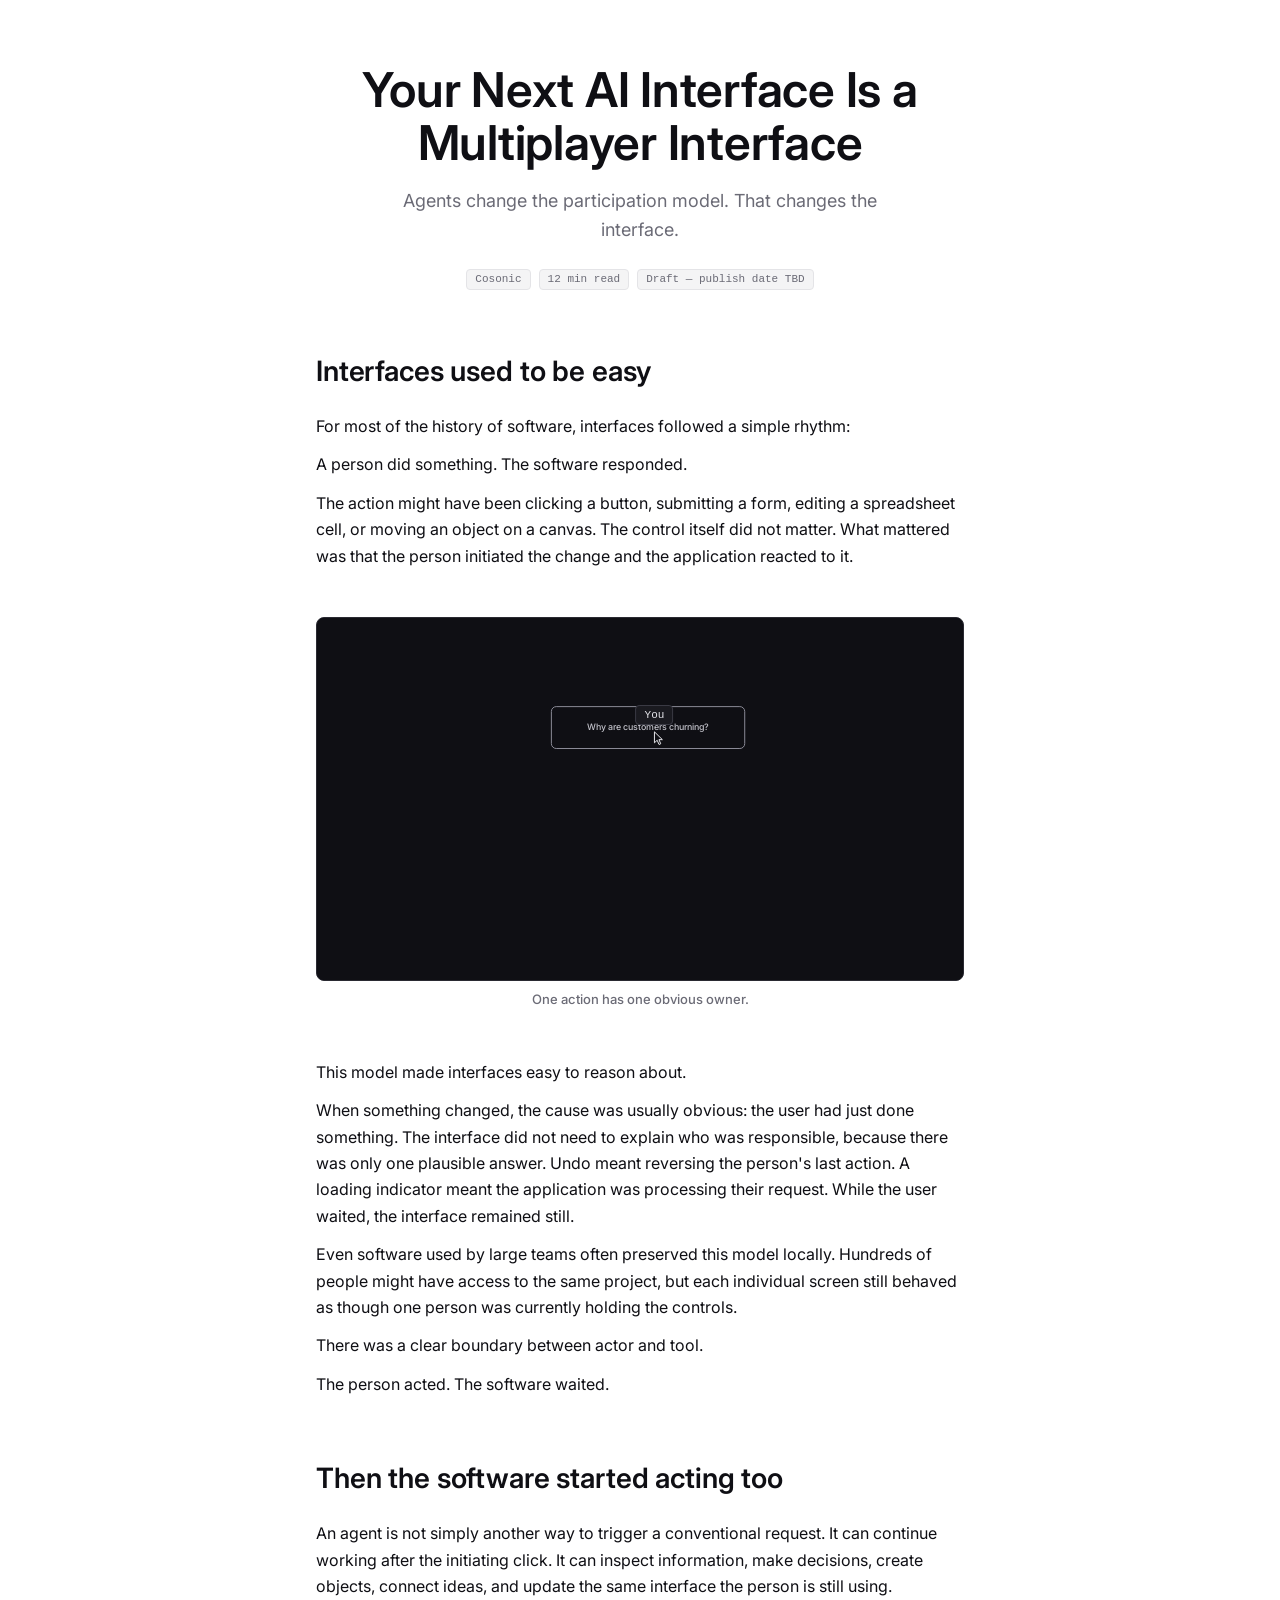
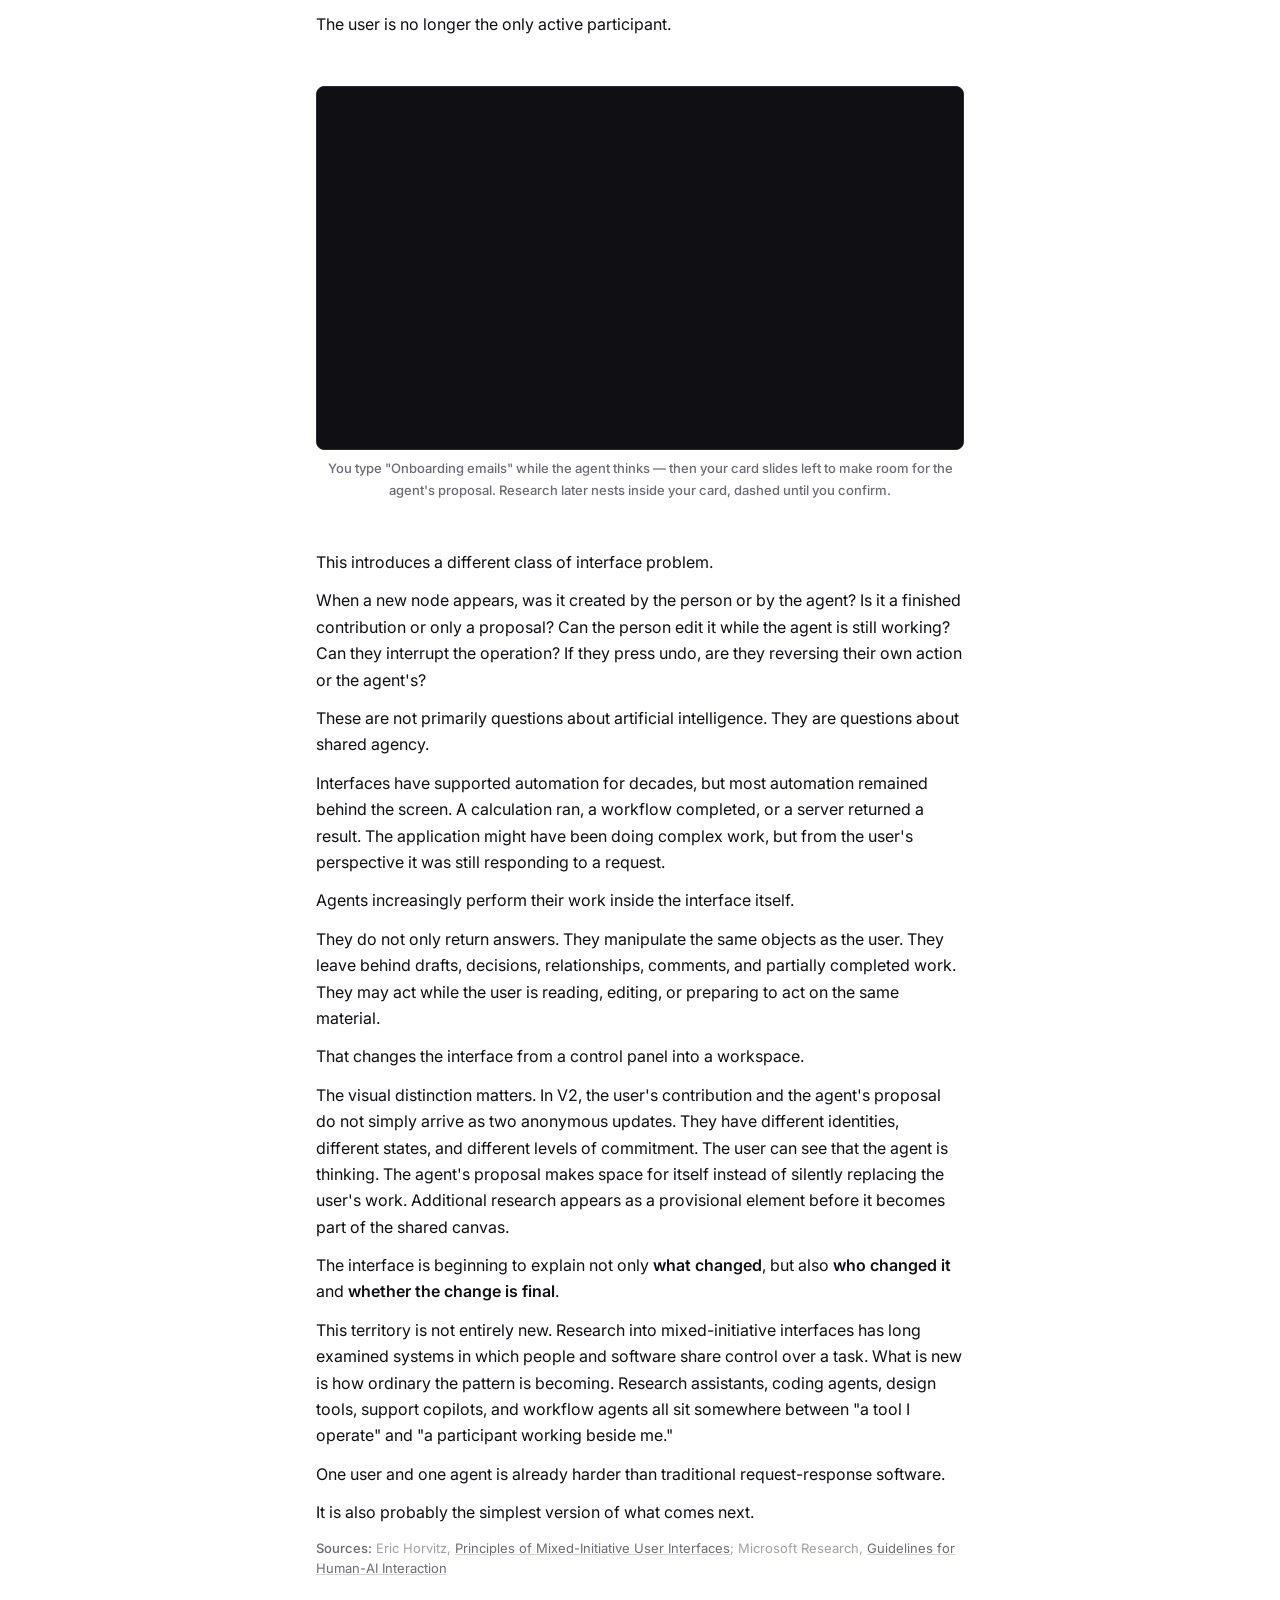
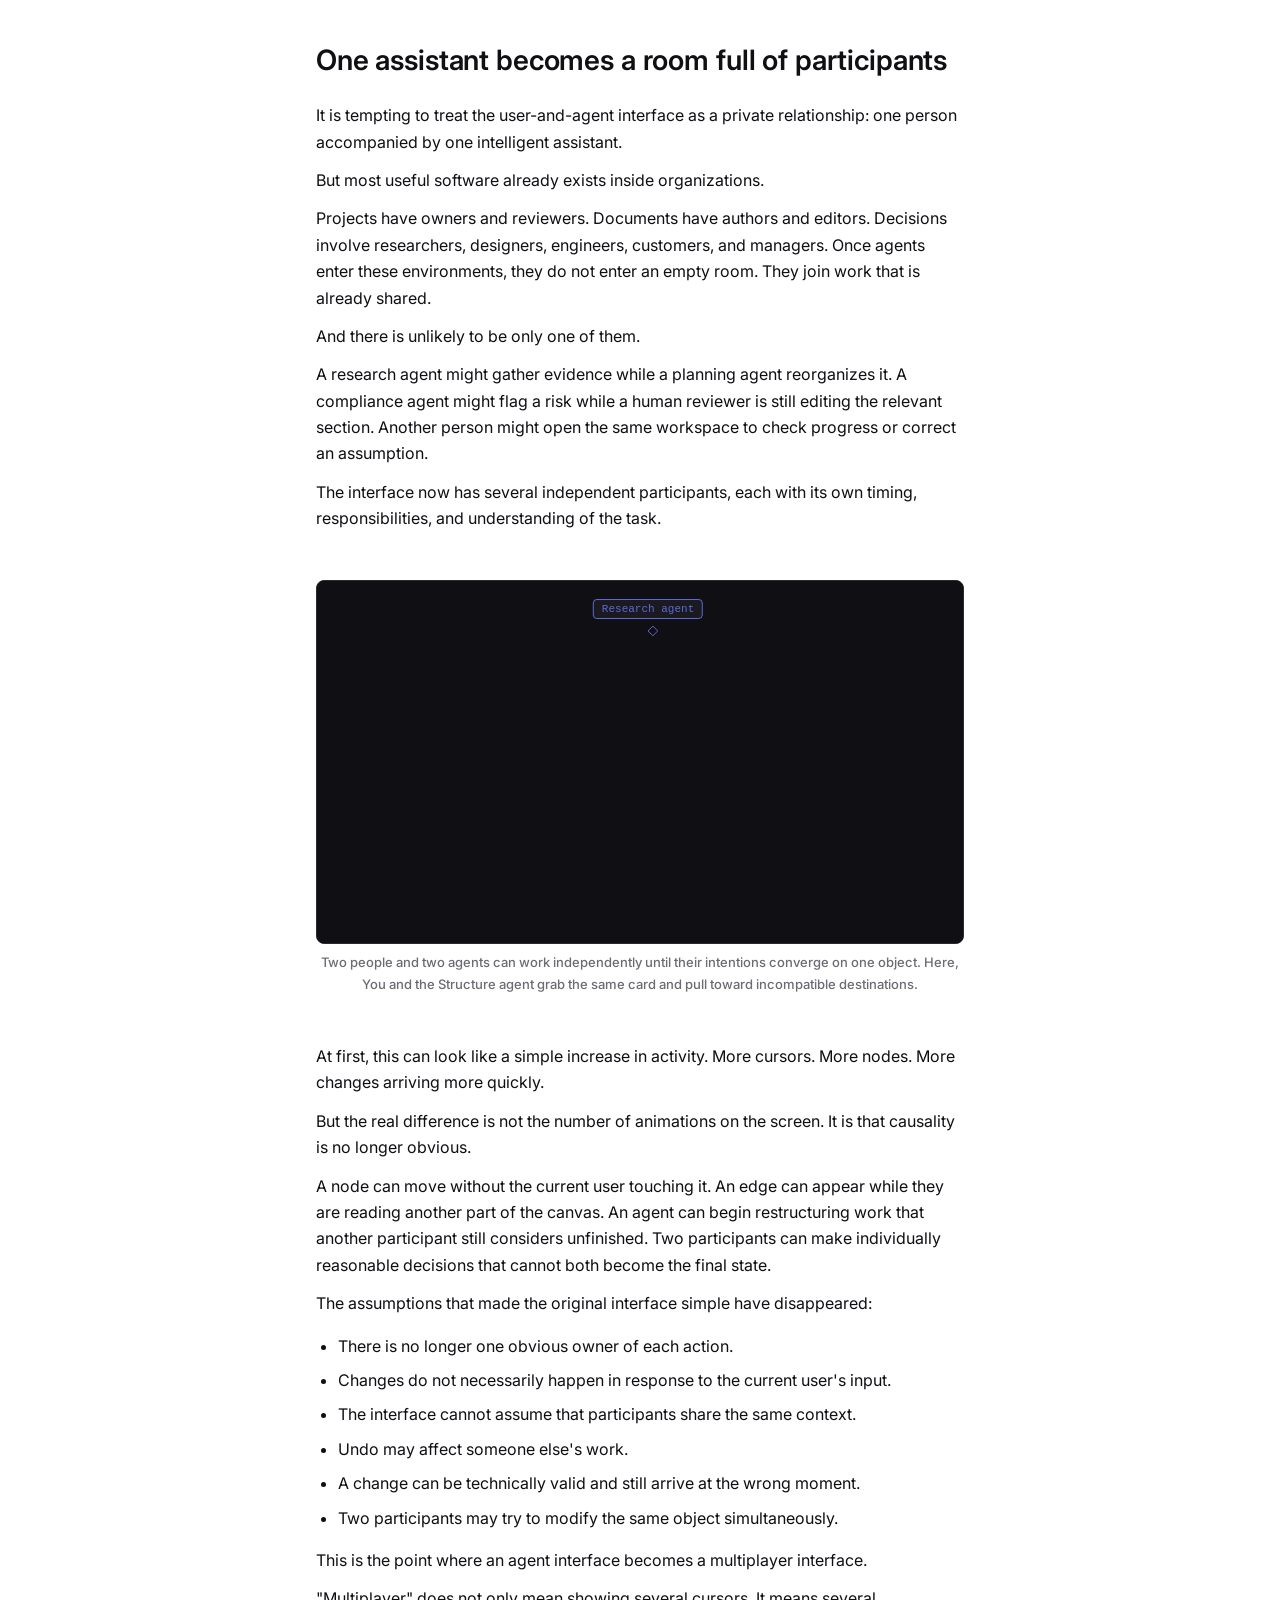
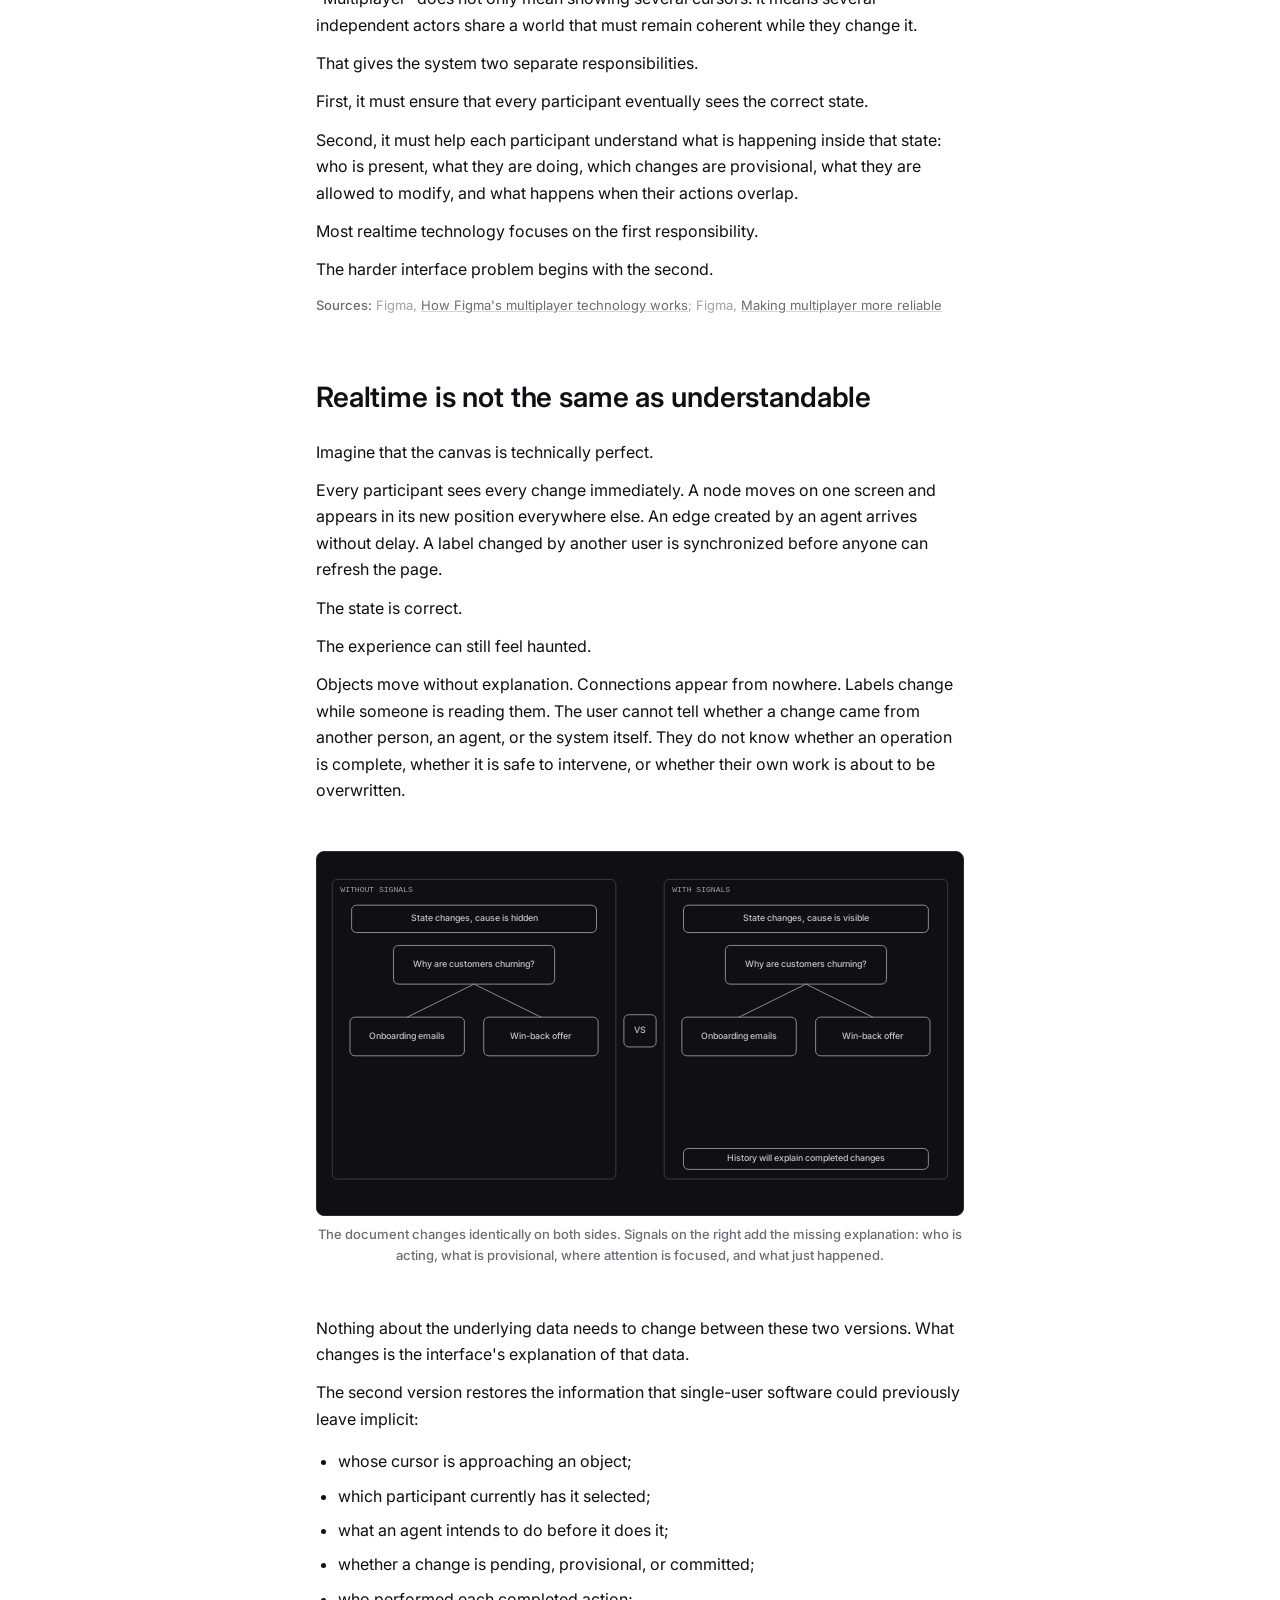
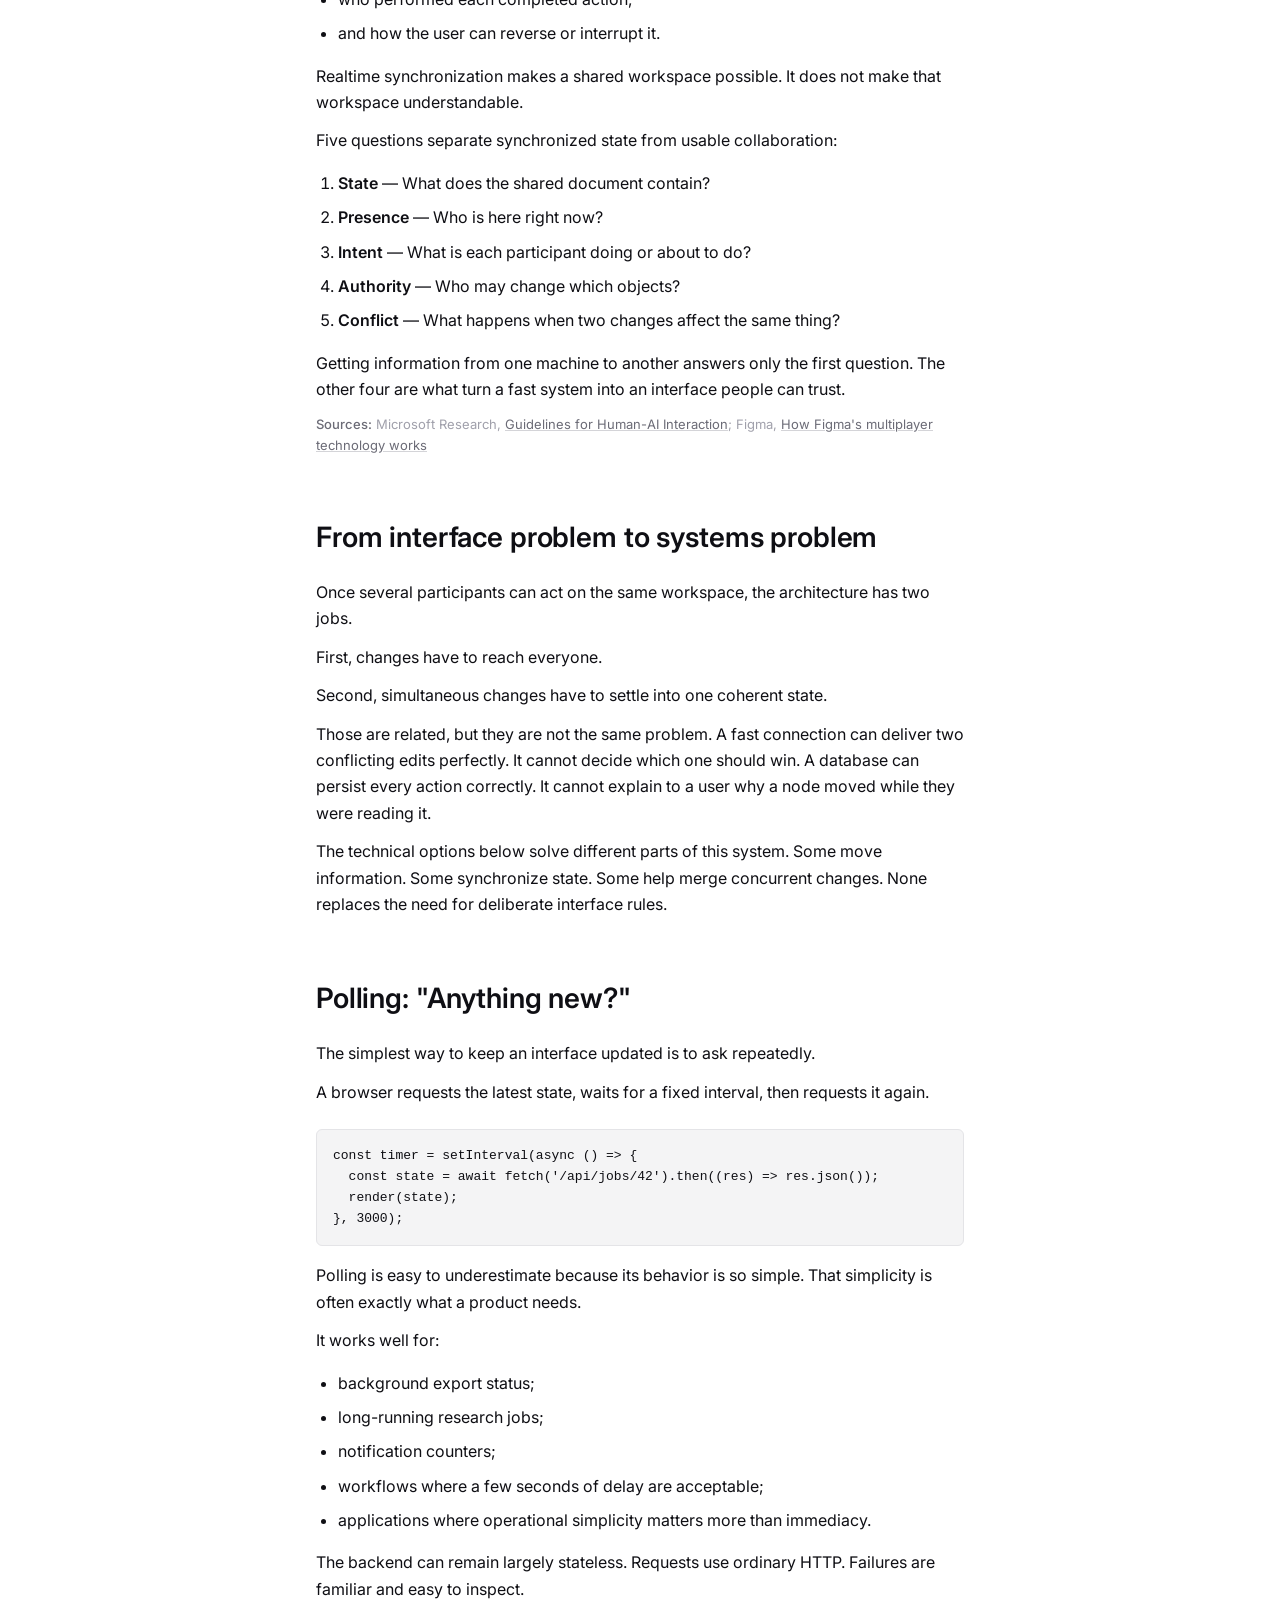
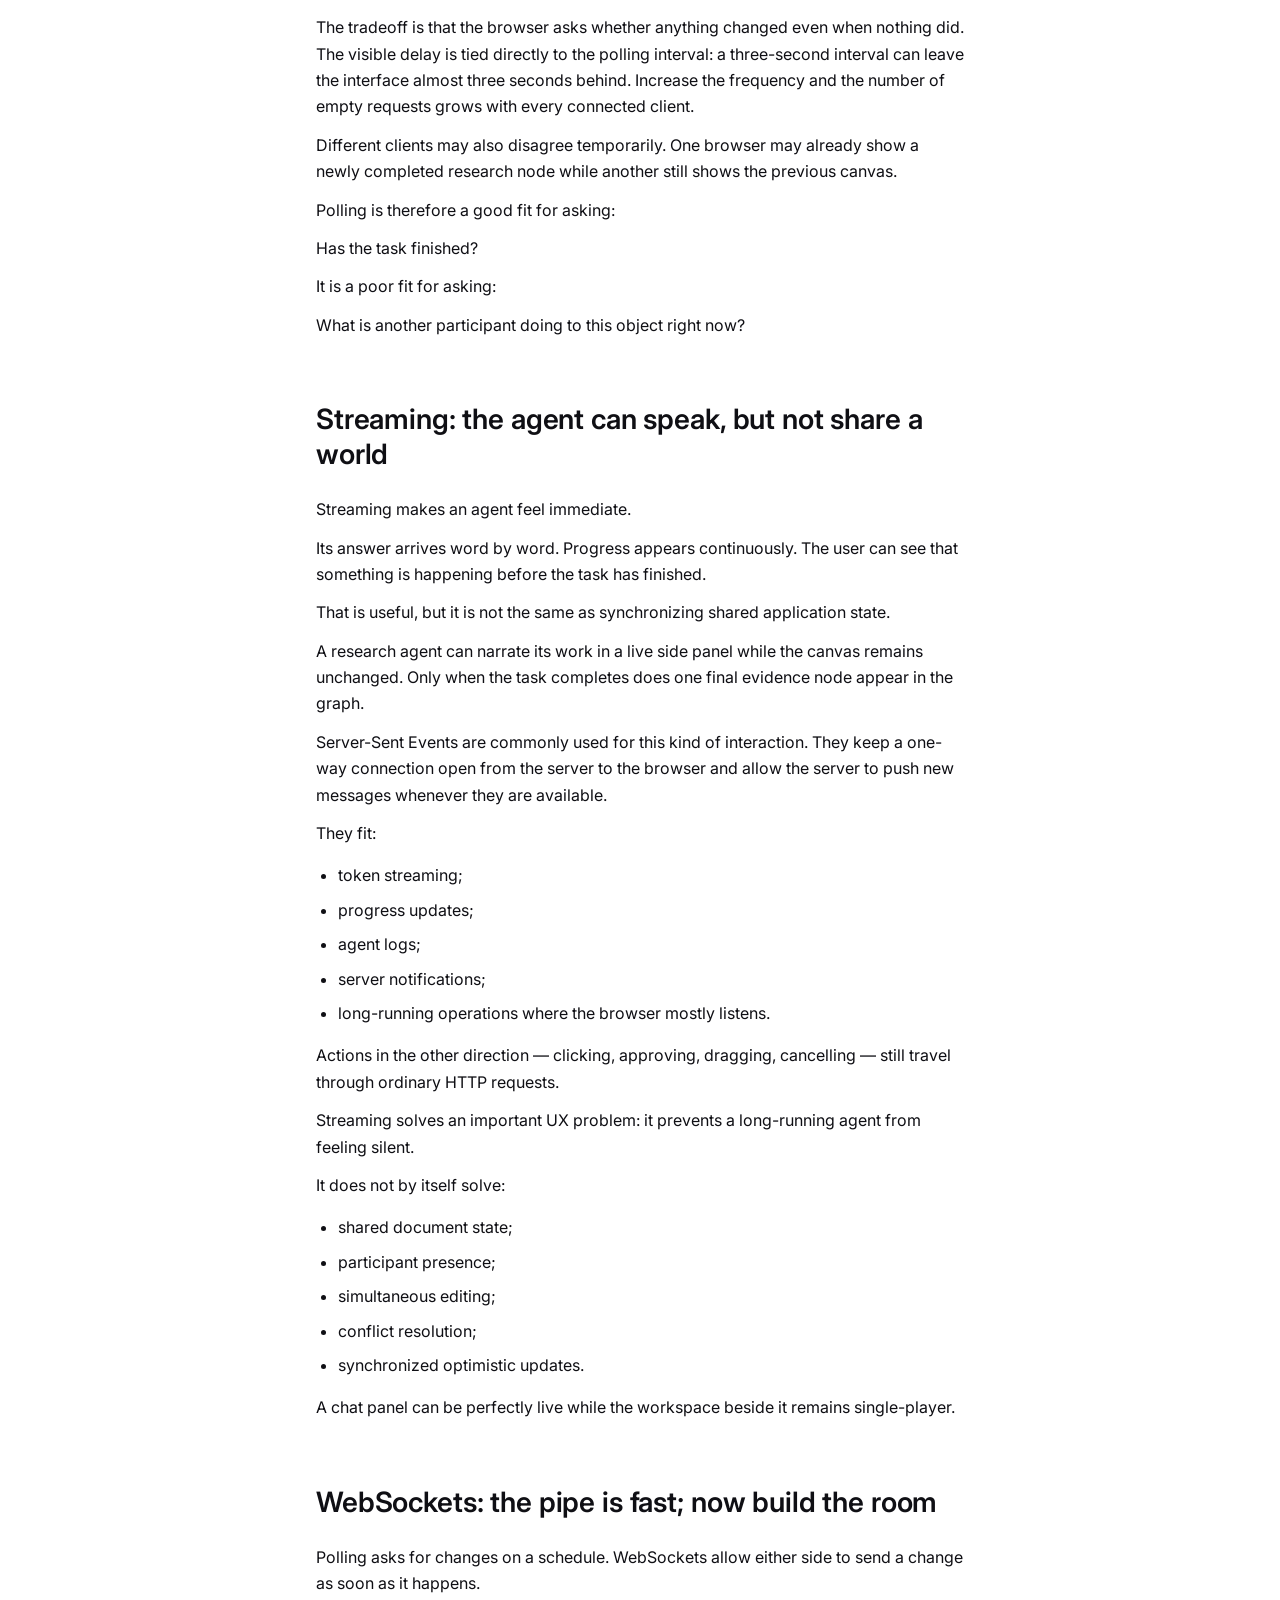
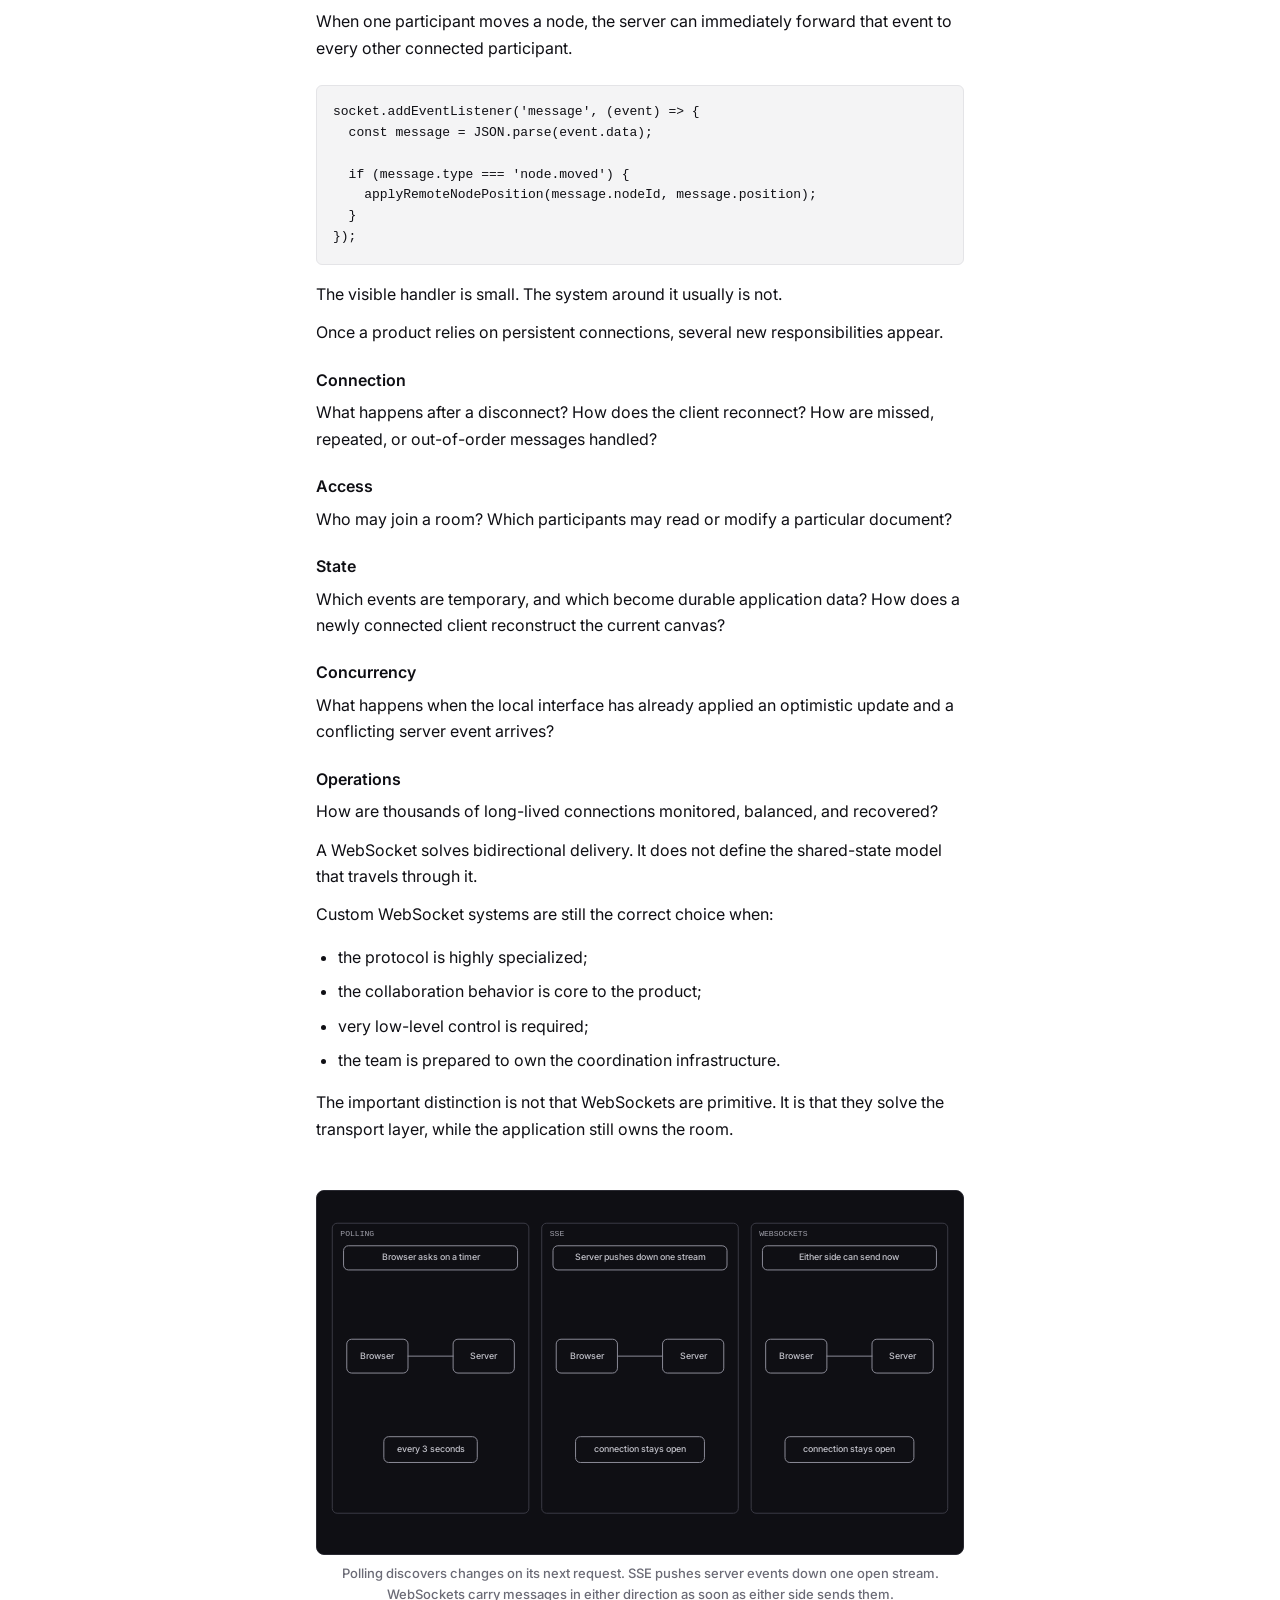
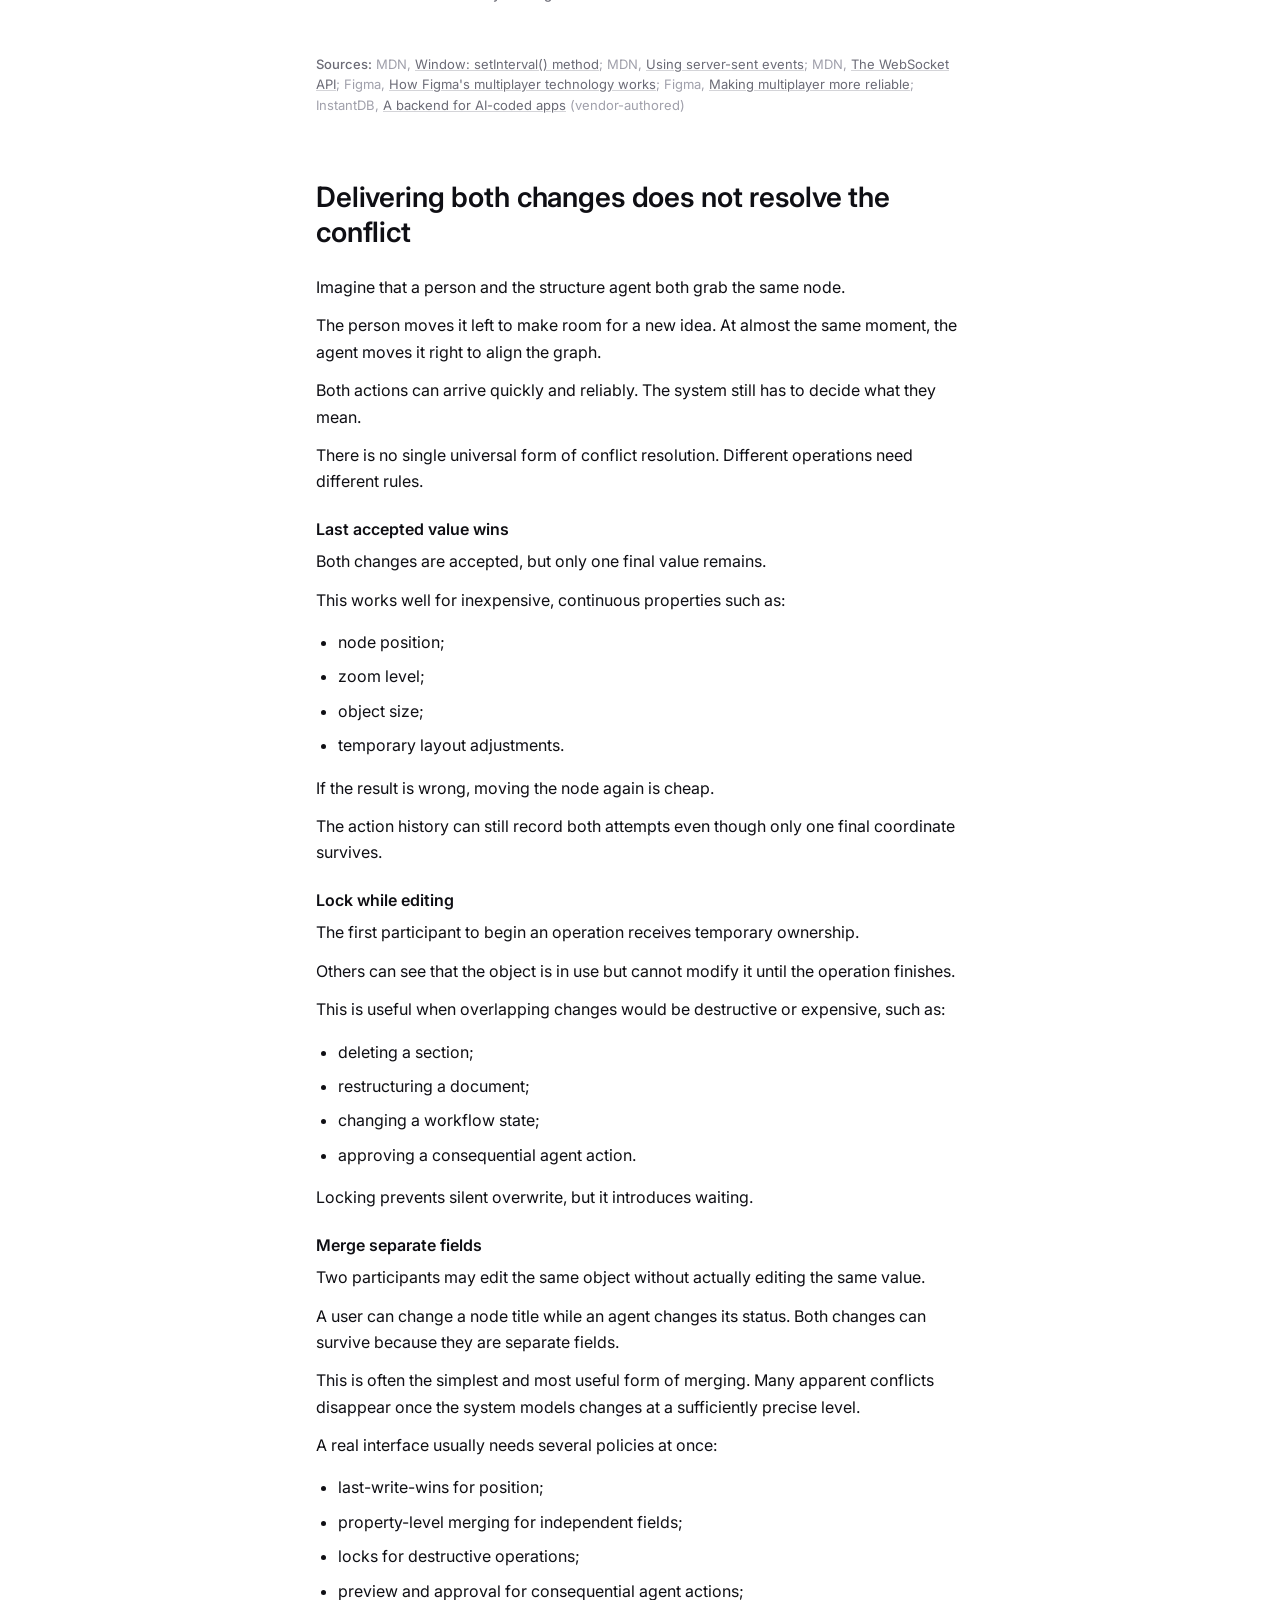
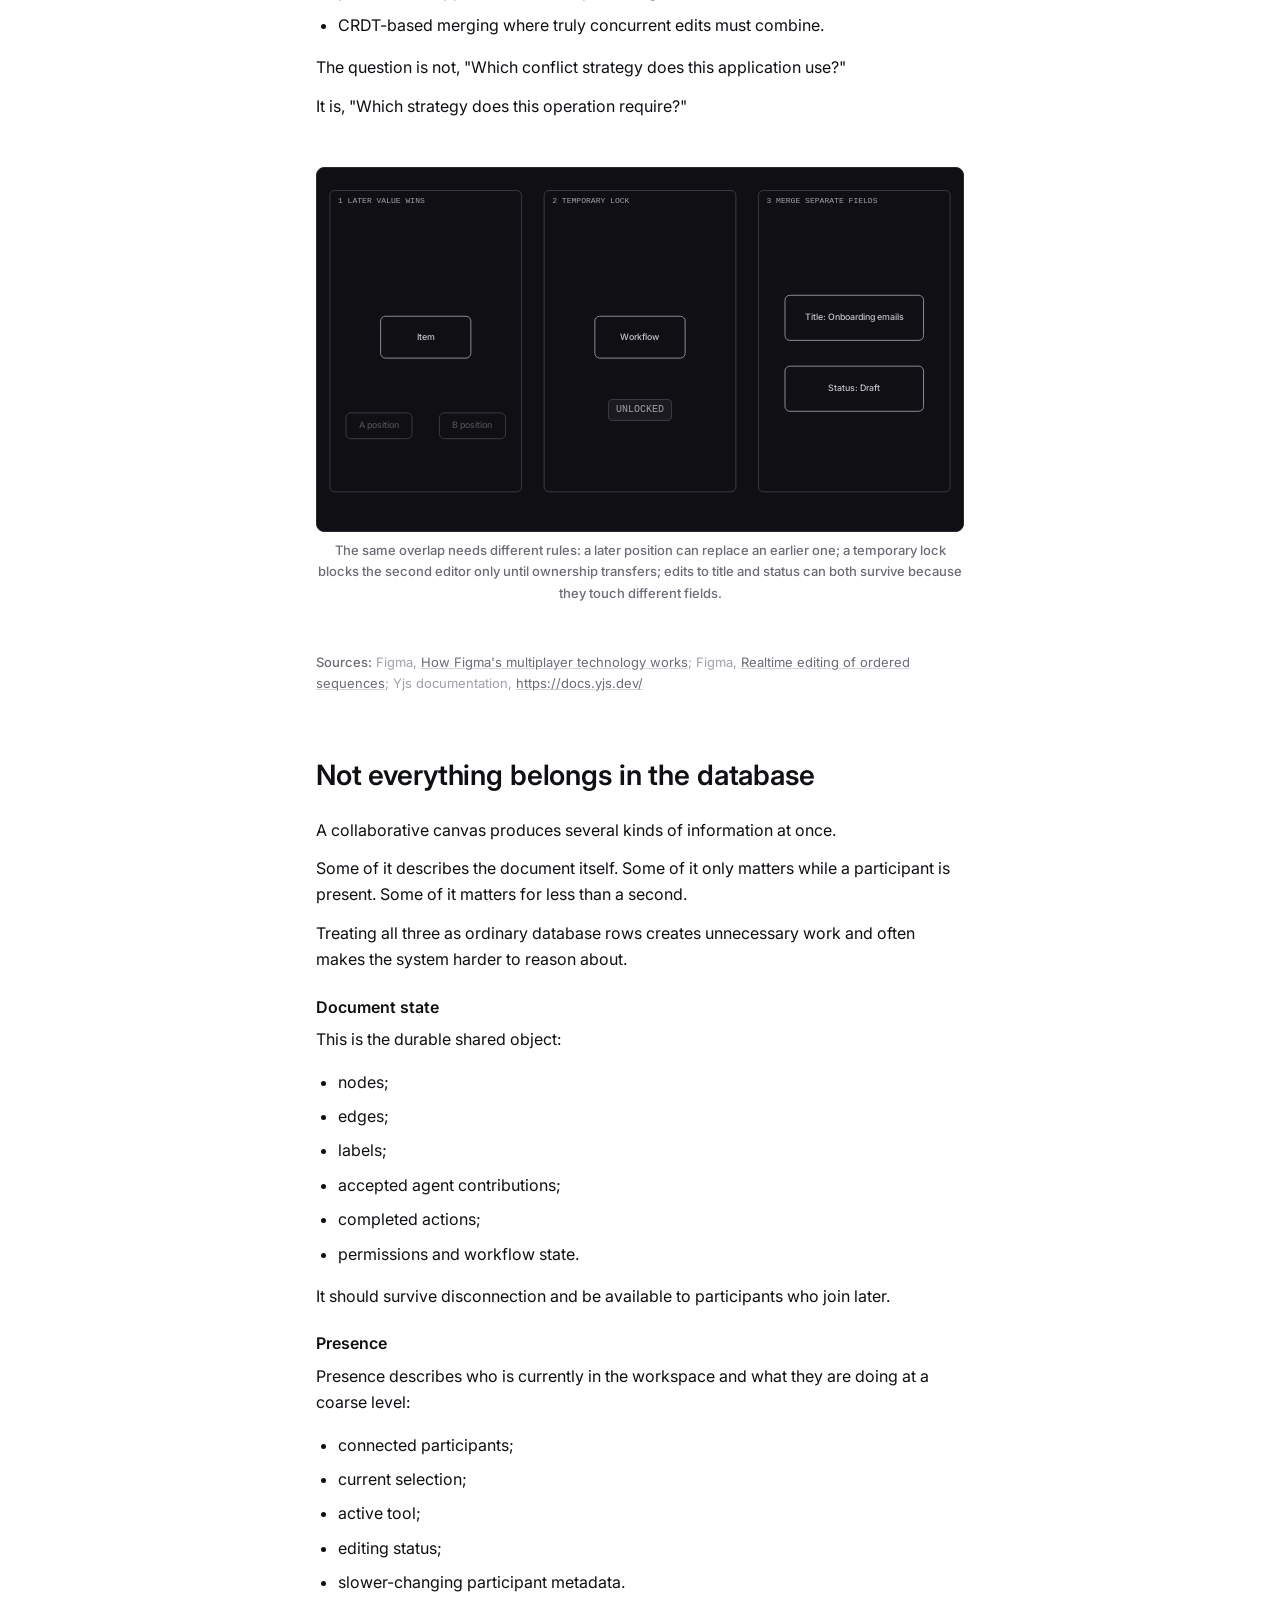
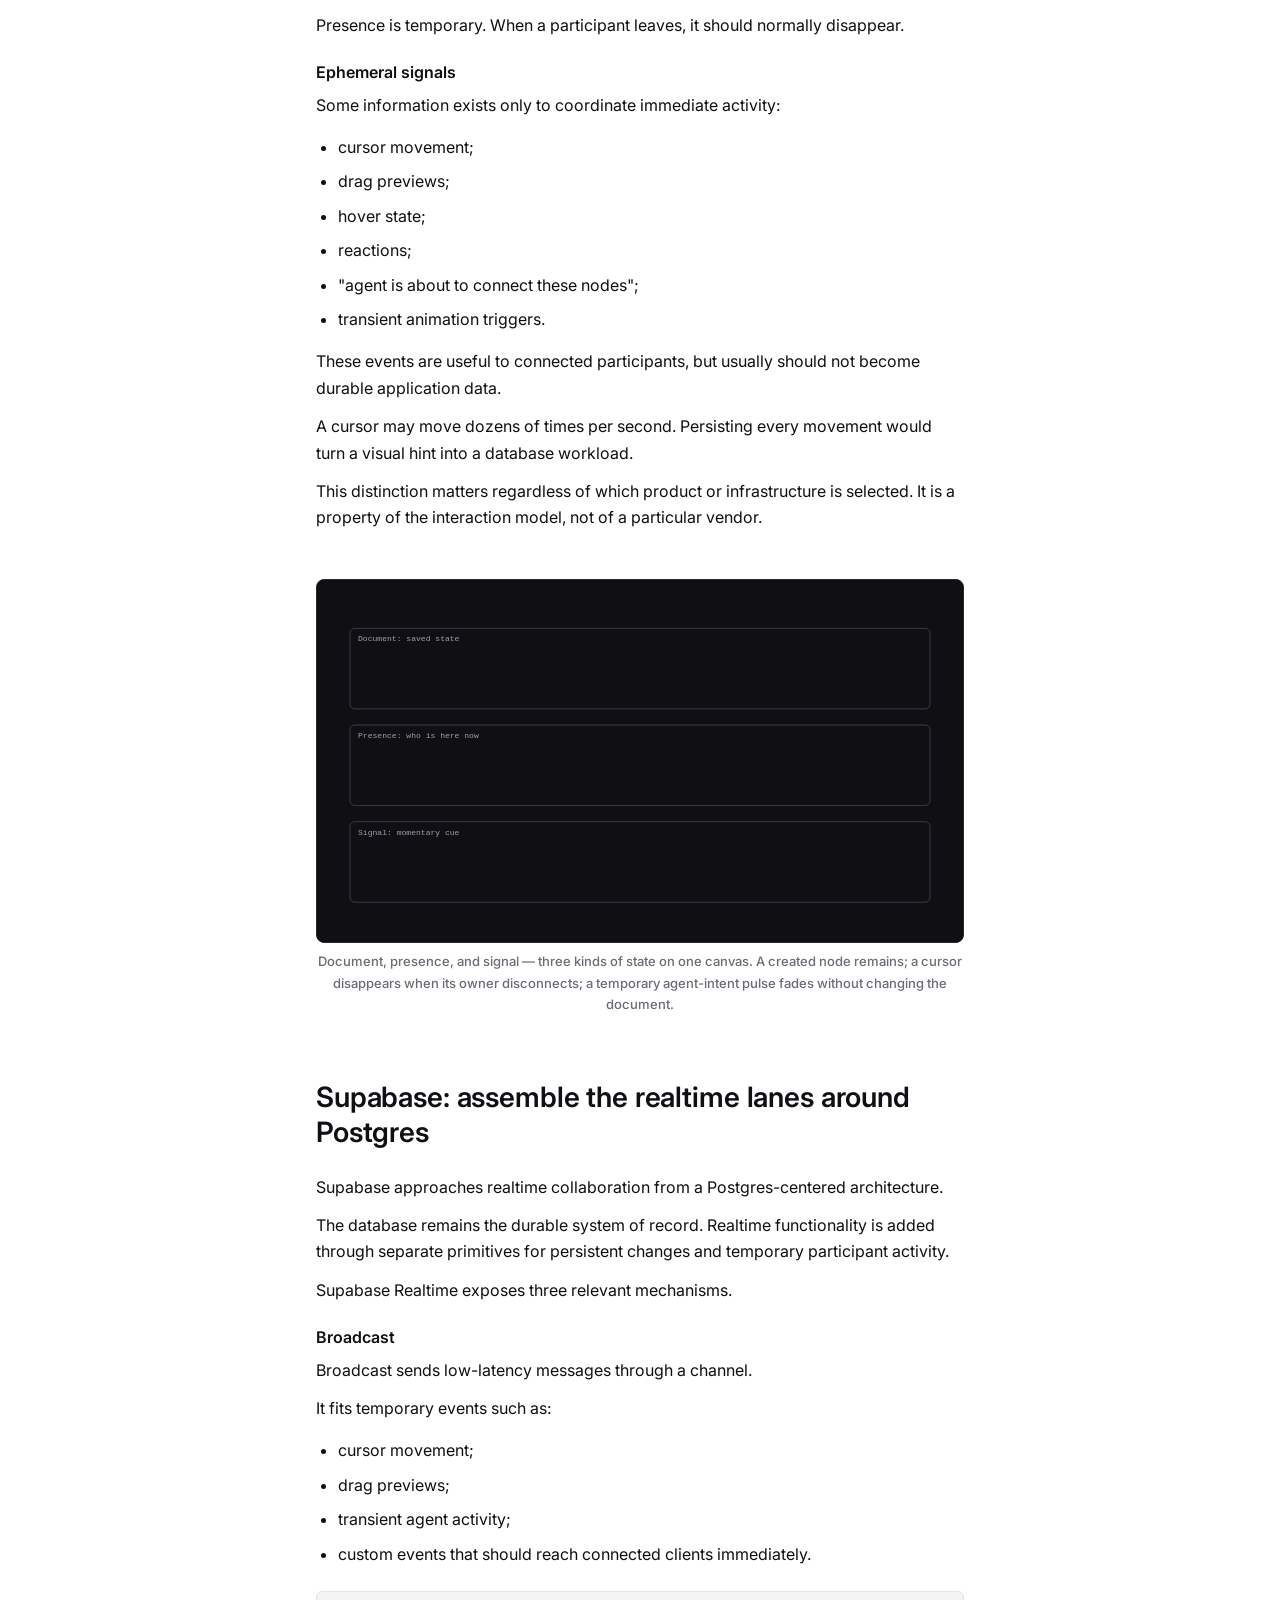
<file: index.html>
<!DOCTYPE html>
<html lang="en">
<head>
  <meta charset="UTF-8">
  <meta name="viewport" content="width=device-width, initial-scale=1.0">
  <title>Your Next AI Interface Is a Multiplayer Interface</title>
  <link rel="preconnect" href="https://fonts.googleapis.com">
  <link rel="preconnect" href="https://fonts.gstatic.com" crossorigin>
  <link href="https://fonts.googleapis.com/css2?family=Inter:wght@400;500;600&display=swap" rel="stylesheet">
  <link rel="stylesheet" href="styles.css">
</head>
<body>
  <article id="story">
    <header class="article-header">
      <h1>Your Next AI Interface Is a Multiplayer Interface</h1>
      <p class="subtitle">Agents change the participation model. That changes the interface.</p>
      <div class="byline">
        <span class="chip">Cosonic</span>
        <span class="chip">12 min read</span>
        <span class="chip">Draft — publish date TBD</span>
      </div>
    </header>

    <section id="s1" aria-labelledby="s1-h">
      <h2 id="s1-h">Interfaces used to be easy</h2>
      <p>For most of the history of software, interfaces followed a simple rhythm:</p>
      <p>A person did something. The software responded.</p>
      <p>The action might have been clicking a button, submitting a form, editing a spreadsheet cell, or moving an object on a canvas. The control itself did not matter. What mattered was that the person initiated the change and the application reacted to it.</p>
      <figure class="figure-breakout">
        <div class="animation-container" data-scene="V1" data-theme="dark" data-cursor-tags="boxed"></div>
        <figcaption>One action has one obvious owner.</figcaption>
      </figure>
      <p>This model made interfaces easy to reason about.</p>
      <p>When something changed, the cause was usually obvious: the user had just done something. The interface did not need to explain who was responsible, because there was only one plausible answer. Undo meant reversing the person's last action. A loading indicator meant the application was processing their request. While the user waited, the interface remained still.</p>
      <p>Even software used by large teams often preserved this model locally. Hundreds of people might have access to the same project, but each individual screen still behaved as though one person was currently holding the controls.</p>
      <p>There was a clear boundary between actor and tool.</p>
      <p>The person acted. The software waited.</p>
    </section>

    <section id="s2" aria-labelledby="s2-h">
      <h2 id="s2-h">Then the software started acting too</h2>
      <p>An agent is not simply another way to trigger a conventional request. It can continue working after the initiating click. It can inspect information, make decisions, create objects, connect ideas, and update the same interface the person is still using.</p>
      <p>The user is no longer the only active participant.</p>
      <figure class="figure-breakout">
        <div class="animation-container" data-scene="V2D" data-theme="dark" data-cursor-tags="boxed"></div>
        <figcaption>You type "Onboarding emails" while the agent thinks — then your card slides left to make room for the agent's proposal. Research later nests inside your card, dashed until you confirm.</figcaption>
      </figure>
      <p>This introduces a different class of interface problem.</p>
      <p>When a new node appears, was it created by the person or by the agent? Is it a finished contribution or only a proposal? Can the person edit it while the agent is still working? Can they interrupt the operation? If they press undo, are they reversing their own action or the agent's?</p>
      <p>These are not primarily questions about artificial intelligence. They are questions about shared agency.</p>
      <p>Interfaces have supported automation for decades, but most automation remained behind the screen. A calculation ran, a workflow completed, or a server returned a result. The application might have been doing complex work, but from the user's perspective it was still responding to a request.</p>
      <p>Agents increasingly perform their work inside the interface itself.</p>
      <p>They do not only return answers. They manipulate the same objects as the user. They leave behind drafts, decisions, relationships, comments, and partially completed work. They may act while the user is reading, editing, or preparing to act on the same material.</p>
      <p>That changes the interface from a control panel into a workspace.</p>
      <p>The visual distinction matters. In V2, the user's contribution and the agent's proposal do not simply arrive as two anonymous updates. They have different identities, different states, and different levels of commitment. The user can see that the agent is thinking. The agent's proposal makes space for itself instead of silently replacing the user's work. Additional research appears as a provisional element before it becomes part of the shared canvas.</p>
      <p>The interface is beginning to explain not only <strong>what changed</strong>, but also <strong>who changed it</strong> and <strong>whether the change is final</strong>.</p>
      <p>This territory is not entirely new. Research into mixed-initiative interfaces has long examined systems in which people and software share control over a task. What is new is how ordinary the pattern is becoming. Research assistants, coding agents, design tools, support copilots, and workflow agents all sit somewhere between "a tool I operate" and "a participant working beside me."</p>
      <p>One user and one agent is already harder than traditional request-response software.</p>
      <p>It is also probably the simplest version of what comes next.</p>
      <p class="sources"><strong>Sources:</strong> Eric Horvitz, <a href="https://www.microsoft.com/en-us/research/publication/principles-mixed-initiative-user-interfaces/">Principles of Mixed-Initiative User Interfaces</a>; Microsoft Research, <a href="https://www.microsoft.com/en-us/research/project/guidelines-for-human-ai-interaction/">Guidelines for Human-AI Interaction</a></p>
    </section>

    <section id="s3" aria-labelledby="s3-h">
      <h2 id="s3-h">One assistant becomes a room full of participants</h2>
      <p>It is tempting to treat the user-and-agent interface as a private relationship: one person accompanied by one intelligent assistant.</p>
      <p>But most useful software already exists inside organizations.</p>
      <p>Projects have owners and reviewers. Documents have authors and editors. Decisions involve researchers, designers, engineers, customers, and managers. Once agents enter these environments, they do not enter an empty room. They join work that is already shared.</p>
      <p>And there is unlikely to be only one of them.</p>
      <p>A research agent might gather evidence while a planning agent reorganizes it. A compliance agent might flag a risk while a human reviewer is still editing the relevant section. Another person might open the same workspace to check progress or correct an assumption.</p>
      <p>The interface now has several independent participants, each with its own timing, responsibilities, and understanding of the task.</p>
      <figure class="figure-breakout">
        <div class="animation-container" data-scene="V3" data-theme="dark" data-cursor-tags="boxed"></div>
        <figcaption>Two people and two agents can work independently until their intentions converge on one object. Here, You and the Structure agent grab the same card and pull toward incompatible destinations.</figcaption>
      </figure>
      <p>At first, this can look like a simple increase in activity. More cursors. More nodes. More changes arriving more quickly.</p>
      <p>But the real difference is not the number of animations on the screen. It is that causality is no longer obvious.</p>
      <p>A node can move without the current user touching it. An edge can appear while they are reading another part of the canvas. An agent can begin restructuring work that another participant still considers unfinished. Two participants can make individually reasonable decisions that cannot both become the final state.</p>
      <p>The assumptions that made the original interface simple have disappeared:</p>
      <ul>
        <li>There is no longer one obvious owner of each action.</li>
        <li>Changes do not necessarily happen in response to the current user's input.</li>
        <li>The interface cannot assume that participants share the same context.</li>
        <li>Undo may affect someone else's work.</li>
        <li>A change can be technically valid and still arrive at the wrong moment.</li>
        <li>Two participants may try to modify the same object simultaneously.</li>
      </ul>
      <p>This is the point where an agent interface becomes a multiplayer interface.</p>
      <p>"Multiplayer" does not only mean showing several cursors. It means several independent actors share a world that must remain coherent while they change it.</p>
      <p>That gives the system two separate responsibilities.</p>
      <p>First, it must ensure that every participant eventually sees the correct state.</p>
      <p>Second, it must help each participant understand what is happening inside that state: who is present, what they are doing, which changes are provisional, what they are allowed to modify, and what happens when their actions overlap.</p>
      <p>Most realtime technology focuses on the first responsibility.</p>
      <p>The harder interface problem begins with the second.</p>
      <p class="sources"><strong>Sources:</strong> Figma, <a href="https://www.figma.com/blog/how-figmas-multiplayer-technology-works/">How Figma's multiplayer technology works</a>; Figma, <a href="https://www.figma.com/blog/making-multiplayer-more-reliable/">Making multiplayer more reliable</a></p>
    </section>

    <section id="s4" aria-labelledby="s4-h">
      <h2 id="s4-h">Realtime is not the same as understandable</h2>
      <p>Imagine that the canvas is technically perfect.</p>
      <p>Every participant sees every change immediately. A node moves on one screen and appears in its new position everywhere else. An edge created by an agent arrives without delay. A label changed by another user is synchronized before anyone can refresh the page.</p>
      <p>The state is correct.</p>
      <p>The experience can still feel haunted.</p>
      <p>Objects move without explanation. Connections appear from nowhere. Labels change while someone is reading them. The user cannot tell whether a change came from another person, an agent, or the system itself. They do not know whether an operation is complete, whether it is safe to intervene, or whether their own work is about to be overwritten.</p>
      <figure class="figure-breakout">
        <div class="animation-container" data-scene="V4" data-theme="dark" data-cursor-tags="boxed"></div>
        <figcaption>The document changes identically on both sides. Signals on the right add the missing explanation: who is acting, what is provisional, where attention is focused, and what just happened.</figcaption>
      </figure>
      <p>Nothing about the underlying data needs to change between these two versions. What changes is the interface's explanation of that data.</p>
      <p>The second version restores the information that single-user software could previously leave implicit:</p>
      <ul>
        <li>whose cursor is approaching an object;</li>
        <li>which participant currently has it selected;</li>
        <li>what an agent intends to do before it does it;</li>
        <li>whether a change is pending, provisional, or committed;</li>
        <li>who performed each completed action;</li>
        <li>and how the user can reverse or interrupt it.</li>
      </ul>
      <p>Realtime synchronization makes a shared workspace possible. It does not make that workspace understandable.</p>
      <p>Five questions separate synchronized state from usable collaboration:</p>
      <ol>
        <li><strong>State</strong> — What does the shared document contain?</li>
        <li><strong>Presence</strong> — Who is here right now?</li>
        <li><strong>Intent</strong> — What is each participant doing or about to do?</li>
        <li><strong>Authority</strong> — Who may change which objects?</li>
        <li><strong>Conflict</strong> — What happens when two changes affect the same thing?</li>
      </ol>
      <p>Getting information from one machine to another answers only the first question. The other four are what turn a fast system into an interface people can trust.</p>
      <p class="sources"><strong>Sources:</strong> Microsoft Research, <a href="https://www.microsoft.com/en-us/research/project/guidelines-for-human-ai-interaction/">Guidelines for Human-AI Interaction</a>; Figma, <a href="https://www.figma.com/blog/how-figmas-multiplayer-technology-works/">How Figma's multiplayer technology works</a></p>
    </section>

    <section id="s5" aria-labelledby="s5-h">
      <h2 id="s5-h">From interface problem to systems problem</h2>
      <p>Once several participants can act on the same workspace, the architecture has two jobs.</p>
      <p>First, changes have to reach everyone.</p>
      <p>Second, simultaneous changes have to settle into one coherent state.</p>
      <p>Those are related, but they are not the same problem. A fast connection can deliver two conflicting edits perfectly. It cannot decide which one should win. A database can persist every action correctly. It cannot explain to a user why a node moved while they were reading it.</p>
      <p>The technical options below solve different parts of this system. Some move information. Some synchronize state. Some help merge concurrent changes. None replaces the need for deliberate interface rules.</p>
    </section>

    <section id="s6" aria-labelledby="s6-h">
      <h2 id="s6-h">Polling: "Anything new?"</h2>
      <p>The simplest way to keep an interface updated is to ask repeatedly.</p>
      <p>A browser requests the latest state, waits for a fixed interval, then requests it again.</p>
      <pre><code>const timer = setInterval(async () => {
  const state = await fetch('/api/jobs/42').then((res) => res.json());
  render(state);
}, 3000);</code></pre>
      <p>Polling is easy to underestimate because its behavior is so simple. That simplicity is often exactly what a product needs.</p>
      <p>It works well for:</p>
      <ul>
        <li>background export status;</li>
        <li>long-running research jobs;</li>
        <li>notification counters;</li>
        <li>workflows where a few seconds of delay are acceptable;</li>
        <li>applications where operational simplicity matters more than immediacy.</li>
      </ul>
      <p>The backend can remain largely stateless. Requests use ordinary HTTP. Failures are familiar and easy to inspect.</p>
      <p>The tradeoff is that the browser asks whether anything changed even when nothing did. The visible delay is tied directly to the polling interval: a three-second interval can leave the interface almost three seconds behind. Increase the frequency and the number of empty requests grows with every connected client.</p>
      <p>Different clients may also disagree temporarily. One browser may already show a newly completed research node while another still shows the previous canvas.</p>
      <p>Polling is therefore a good fit for asking:</p>
      <p class="callout">Has the task finished?</p>
      <p>It is a poor fit for asking:</p>
      <p class="callout">What is another participant doing to this object right now?</p>
    </section>

    <section id="s7" aria-labelledby="s7-h">
      <h2 id="s7-h">Streaming: the agent can speak, but not share a world</h2>
      <p>Streaming makes an agent feel immediate.</p>
      <p>Its answer arrives word by word. Progress appears continuously. The user can see that something is happening before the task has finished.</p>
      <p>That is useful, but it is not the same as synchronizing shared application state.</p>
      <p>A research agent can narrate its work in a live side panel while the canvas remains unchanged. Only when the task completes does one final evidence node appear in the graph.</p>
      <p>Server-Sent Events are commonly used for this kind of interaction. They keep a one-way connection open from the server to the browser and allow the server to push new messages whenever they are available.</p>
      <p>They fit:</p>
      <ul>
        <li>token streaming;</li>
        <li>progress updates;</li>
        <li>agent logs;</li>
        <li>server notifications;</li>
        <li>long-running operations where the browser mostly listens.</li>
      </ul>
      <p>Actions in the other direction — clicking, approving, dragging, cancelling — still travel through ordinary HTTP requests.</p>
      <p>Streaming solves an important UX problem: it prevents a long-running agent from feeling silent.</p>
      <p>It does not by itself solve:</p>
      <ul>
        <li>shared document state;</li>
        <li>participant presence;</li>
        <li>simultaneous editing;</li>
        <li>conflict resolution;</li>
        <li>synchronized optimistic updates.</li>
      </ul>
      <p>A chat panel can be perfectly live while the workspace beside it remains single-player.</p>
    </section>

    <section id="s8" aria-labelledby="s8-h">
      <h2 id="s8-h">WebSockets: the pipe is fast; now build the room</h2>
      <p>Polling asks for changes on a schedule. WebSockets allow either side to send a change as soon as it happens.</p>
      <p>When one participant moves a node, the server can immediately forward that event to every other connected participant.</p>
      <pre><code>socket.addEventListener('message', (event) => {
  const message = JSON.parse(event.data);

  if (message.type === 'node.moved') {
    applyRemoteNodePosition(message.nodeId, message.position);
  }
});</code></pre>
      <p>The visible handler is small. The system around it usually is not.</p>
      <p>Once a product relies on persistent connections, several new responsibilities appear.</p>
      <h3>Connection</h3>
      <p>What happens after a disconnect? How does the client reconnect? How are missed, repeated, or out-of-order messages handled?</p>
      <h3>Access</h3>
      <p>Who may join a room? Which participants may read or modify a particular document?</p>
      <h3>State</h3>
      <p>Which events are temporary, and which become durable application data? How does a newly connected client reconstruct the current canvas?</p>
      <h3>Concurrency</h3>
      <p>What happens when the local interface has already applied an optimistic update and a conflicting server event arrives?</p>
      <h3>Operations</h3>
      <p>How are thousands of long-lived connections monitored, balanced, and recovered?</p>
      <p>A WebSocket solves bidirectional delivery. It does not define the shared-state model that travels through it.</p>
      <p>Custom WebSocket systems are still the correct choice when:</p>
      <ul>
        <li>the protocol is highly specialized;</li>
        <li>the collaboration behavior is core to the product;</li>
        <li>very low-level control is required;</li>
        <li>the team is prepared to own the coordination infrastructure.</li>
      </ul>
      <p>The important distinction is not that WebSockets are primitive. It is that they solve the transport layer, while the application still owns the room.</p>
      <figure class="figure-breakout">
        <div class="animation-container" data-scene="D1" data-theme="dark" data-cursor-tags="boxed"></div>
        <figcaption>Polling discovers changes on its next request. SSE pushes server events down one open stream. WebSockets carry messages in either direction as soon as either side sends them.</figcaption>
      </figure>
      <p class="sources"><strong>Sources:</strong> MDN, <a href="https://developer.mozilla.org/en-US/docs/Web/API/Window/setInterval">Window: setInterval() method</a>; MDN, <a href="https://developer.mozilla.org/en-US/docs/Web/API/Server-sent_events/Using_server-sent_events">Using server-sent events</a>; MDN, <a href="https://developer.mozilla.org/en-US/docs/Web/API/WebSockets_API">The WebSocket API</a>; Figma, <a href="https://www.figma.com/blog/how-figmas-multiplayer-technology-works/">How Figma's multiplayer technology works</a>; Figma, <a href="https://www.figma.com/blog/making-multiplayer-more-reliable/">Making multiplayer more reliable</a>; InstantDB, <a href="https://www.instantdb.com/essays/architecture">A backend for AI-coded apps</a> (vendor-authored)</p>
    </section>

    <section id="s9" aria-labelledby="s9-h">
      <h2 id="s9-h">Delivering both changes does not resolve the conflict</h2>
      <p>Imagine that a person and the structure agent both grab the same node.</p>
      <p>The person moves it left to make room for a new idea. At almost the same moment, the agent moves it right to align the graph.</p>
      <p>Both actions can arrive quickly and reliably. The system still has to decide what they mean.</p>
      <p>There is no single universal form of conflict resolution. Different operations need different rules.</p>
      <h3>Last accepted value wins</h3>
      <p>Both changes are accepted, but only one final value remains.</p>
      <p>This works well for inexpensive, continuous properties such as:</p>
      <ul>
        <li>node position;</li>
        <li>zoom level;</li>
        <li>object size;</li>
        <li>temporary layout adjustments.</li>
      </ul>
      <p>If the result is wrong, moving the node again is cheap.</p>
      <p>The action history can still record both attempts even though only one final coordinate survives.</p>
      <h3>Lock while editing</h3>
      <p>The first participant to begin an operation receives temporary ownership.</p>
      <p>Others can see that the object is in use but cannot modify it until the operation finishes.</p>
      <p>This is useful when overlapping changes would be destructive or expensive, such as:</p>
      <ul>
        <li>deleting a section;</li>
        <li>restructuring a document;</li>
        <li>changing a workflow state;</li>
        <li>approving a consequential agent action.</li>
      </ul>
      <p>Locking prevents silent overwrite, but it introduces waiting.</p>
      <h3>Merge separate fields</h3>
      <p>Two participants may edit the same object without actually editing the same value.</p>
      <p>A user can change a node title while an agent changes its status. Both changes can survive because they are separate fields.</p>
      <p>This is often the simplest and most useful form of merging. Many apparent conflicts disappear once the system models changes at a sufficiently precise level.</p>
      <p>A real interface usually needs several policies at once:</p>
      <ul>
        <li>last-write-wins for position;</li>
        <li>property-level merging for independent fields;</li>
        <li>locks for destructive operations;</li>
        <li>preview and approval for consequential agent actions;</li>
        <li>CRDT-based merging where truly concurrent edits must combine.</li>
      </ul>
      <p>The question is not, "Which conflict strategy does this application use?"</p>
      <p>It is, "Which strategy does this operation require?"</p>
      <figure class="figure-breakout">
        <div class="animation-container" data-scene="D2" data-theme="dark" data-cursor-tags="boxed"></div>
        <figcaption>The same overlap needs different rules: a later position can replace an earlier one; a temporary lock blocks the second editor only until ownership transfers; edits to title and status can both survive because they touch different fields.</figcaption>
      </figure>
      <p class="sources"><strong>Sources:</strong> Figma, <a href="https://www.figma.com/blog/how-figmas-multiplayer-technology-works/">How Figma's multiplayer technology works</a>; Figma, <a href="https://www.figma.com/blog/realtime-editing-of-ordered-sequences/">Realtime editing of ordered sequences</a>; Yjs documentation, <a href="https://docs.yjs.dev/">https://docs.yjs.dev/</a></p>
    </section>

    <section id="s10" aria-labelledby="s10-h">
      <h2 id="s10-h">Not everything belongs in the database</h2>
      <p>A collaborative canvas produces several kinds of information at once.</p>
      <p>Some of it describes the document itself. Some of it only matters while a participant is present. Some of it matters for less than a second.</p>
      <p>Treating all three as ordinary database rows creates unnecessary work and often makes the system harder to reason about.</p>
      <h3>Document state</h3>
      <p>This is the durable shared object:</p>
      <ul>
        <li>nodes;</li>
        <li>edges;</li>
        <li>labels;</li>
        <li>accepted agent contributions;</li>
        <li>completed actions;</li>
        <li>permissions and workflow state.</li>
      </ul>
      <p>It should survive disconnection and be available to participants who join later.</p>
      <h3>Presence</h3>
      <p>Presence describes who is currently in the workspace and what they are doing at a coarse level:</p>
      <ul>
        <li>connected participants;</li>
        <li>current selection;</li>
        <li>active tool;</li>
        <li>editing status;</li>
        <li>slower-changing participant metadata.</li>
      </ul>
      <p>Presence is temporary. When a participant leaves, it should normally disappear.</p>
      <h3>Ephemeral signals</h3>
      <p>Some information exists only to coordinate immediate activity:</p>
      <ul>
        <li>cursor movement;</li>
        <li>drag previews;</li>
        <li>hover state;</li>
        <li>reactions;</li>
        <li>"agent is about to connect these nodes";</li>
        <li>transient animation triggers.</li>
      </ul>
      <p>These events are useful to connected participants, but usually should not become durable application data.</p>
      <p>A cursor may move dozens of times per second. Persisting every movement would turn a visual hint into a database workload.</p>
      <p>This distinction matters regardless of which product or infrastructure is selected. It is a property of the interaction model, not of a particular vendor.</p>
      <figure class="figure-breakout">
        <div class="animation-container" data-scene="D3" data-theme="dark" data-cursor-tags="boxed"></div>
        <figcaption>Document, presence, and signal — three kinds of state on one canvas. A created node remains; a cursor disappears when its owner disconnects; a temporary agent-intent pulse fades without changing the document.</figcaption>
      </figure>
    </section>

    <section id="s11" aria-labelledby="s11-h">
      <h2 id="s11-h">Supabase: assemble the realtime lanes around Postgres</h2>
      <p>Supabase approaches realtime collaboration from a Postgres-centered architecture.</p>
      <p>The database remains the durable system of record. Realtime functionality is added through separate primitives for persistent changes and temporary participant activity.</p>
      <p>Supabase Realtime exposes three relevant mechanisms.</p>
      <h3>Broadcast</h3>
      <p>Broadcast sends low-latency messages through a channel.</p>
      <p>It fits temporary events such as:</p>
      <ul>
        <li>cursor movement;</li>
        <li>drag previews;</li>
        <li>transient agent activity;</li>
        <li>custom events that should reach connected clients immediately.</li>
      </ul>
      <pre><code>const channel = supabase.channel(`canvas:${canvasId}`);

channel
  .on('broadcast', { event: 'cursor' }, ({ payload }) => {
    renderRemoteCursor(payload);
  })
  .subscribe();</code></pre>
      <h3>Presence</h3>
      <p>Presence synchronizes temporary participant state.</p>
      <p>It can represent:</p>
      <ul>
        <li>who is connected;</li>
        <li>which node is selected;</li>
        <li>which tool a participant is using;</li>
        <li>whether an agent is idle, working, or waiting.</li>
      </ul>
      <h3>Database changes</h3>
      <p>Persistent application changes can be distributed from Postgres.</p>
      <pre><code>supabase
  .channel(`nodes:${canvasId}`)
  .on(
    'postgres_changes',
    { event: '*', schema: 'public', table: 'nodes' },
    ({ new: node }) => updateNode(node),
  )
  .subscribe();</code></pre>
      <p>Supabase also supports broadcasting database-triggered changes, and its documentation recommends Broadcast for many scaled database-change scenarios rather than relying exclusively on direct Postgres Changes subscriptions.</p>
      <p>The architectural appeal is clear:</p>
      <ul>
        <li>Postgres remains the source of truth;</li>
        <li>existing SQL and relational models remain useful;</li>
        <li>row-level security can continue governing access;</li>
        <li>persistent and ephemeral information remain separate.</li>
      </ul>
      <p>The tradeoff is that Supabase provides primitives rather than a complete synchronization model.</p>
      <p>The application still decides:</p>
      <ul>
        <li>how optimistic updates work;</li>
        <li>how local and remote changes reconcile;</li>
        <li>which conflict rules apply;</li>
        <li>how reconnects restore state;</li>
        <li>how channels are created and cleaned up;</li>
        <li>how high-frequency activity is throttled.</li>
      </ul>
      <p>Supabase is therefore a strong fit when a team wants to keep Postgres at the center and is comfortable assembling the collaboration behavior explicitly.</p>
      <figure class="figure-breakout">
        <table class="decision-table">
          <thead>
            <tr>
              <th scope="col">Canvas information</th>
              <th scope="col">Supabase primitive</th>
            </tr>
          </thead>
          <tbody>
            <tr><td>Saved nodes, edges, labels, workflow state</td><td>Postgres rows</td></tr>
            <tr><td>Durable changes clients should hear about</td><td>Database-triggered Broadcast or Postgres Changes</td></tr>
            <tr><td>Connected users, selections, editing status</td><td>Presence</td></tr>
            <tr><td>Cursor movement, drag previews, agent activity</td><td>Broadcast</td></tr>
          </tbody>
        </table>
        <figcaption>Supabase maps different collaboration state to different primitives instead of treating every update as one kind of database row.</figcaption>
      </figure>
      <p class="sources"><strong>Sources:</strong> Supabase, <a href="https://supabase.com/docs/guides/realtime">Realtime</a>; Supabase, <a href="https://supabase.com/docs/guides/realtime/presence">Presence</a>; Supabase, <a href="https://supabase.com/docs/guides/realtime/architecture">Realtime Architecture</a>; Supabase, <a href="https://supabase.com/docs/guides/realtime/subscribing-to-database-changes">Subscribing to Database Changes</a>; Supabase, <a href="https://supabase.com/docs/guides/realtime/broadcast">Broadcast</a>; Supabase, <a href="https://supabase.com/docs/guides/realtime/limits">Realtime Limits</a>; AgileSoftLabs, <a href="https://www.agilesoftlabs.com/blog/2026/05/supabase-realtime-in-production-what">Supabase Realtime in Production</a> (secondary practitioner perspective)</p>
    </section>

    <section id="s12" aria-labelledby="s12-h">
      <h2 id="s12-h">InstantDB: subscribe to the state you need</h2>
      <p>Supabase gives an application several realtime building blocks to combine.</p>
      <p>A sync-oriented database such as InstantDB starts at a different abstraction level.</p>
      <p>Instead of writing a handler for every event that might change the canvas, the client declares which data it needs. The system keeps that result current as humans and agents modify it.</p>
      <pre><code>const { data } = db.useQuery({
  nodes: {},
  edges: {},
});</code></pre>
      <p>A write is expressed as a transaction against the shared data model:</p>
      <pre><code>db.transact(
  db.tx.nodes[node.id].update({
    x: nextPosition.x,
    y: nextPosition.y,
    updatedBy: participantId,
  }),
);</code></pre>
      <p>The conceptual difference is:</p>
      <h3>Event handlers</h3>
      <pre><code>Receive node.moved
→ inspect the message
→ update local state
→ reconcile with optimistic state</code></pre>
      <h3>Subscribed result</h3>
      <pre><code>Subscribe to nodes and edges
→ subscribed result stays current</code></pre>
      <p>The complexity does not disappear. More of it moves into the synchronization layer.</p>
      <p>For the canvas, the model could be:</p>
      <ul>
        <li>nodes and edges: transactions;</li>
        <li>active participants and selections: presence;</li>
        <li>temporary activity: topics.</li>
      </ul>
      <p>Optimistic local behavior is part of the client model. The user can move a node immediately without waiting for a round trip, while the underlying transaction is synchronized in the background.</p>
      <p>That can substantially reduce application-specific code for:</p>
      <ul>
        <li>cache invalidation;</li>
        <li>subscription handling;</li>
        <li>optimistic updates;</li>
        <li>local reconciliation;</li>
        <li>keeping several views consistent.</li>
      </ul>
      <p>The tradeoff is architectural commitment.</p>
      <p>Adopting InstantDB means adopting more than a transport channel:</p>
      <ul>
        <li>its schema model;</li>
        <li>its query language;</li>
        <li>its transaction API;</li>
        <li>its permissions system;</li>
        <li>its synchronization behavior.</li>
      </ul>
      <p>That is a larger decision than adding realtime delivery to an existing Postgres backend.</p>
      <p>The fair comparison is therefore not, "InstantDB is better than Supabase."</p>
      <p>It is, "InstantDB owns more synchronization work, while Supabase leaves more of that work in the application."</p>
      <p>The right choice depends on whether reducing synchronization plumbing is worth adopting a more opinionated backend abstraction.</p>
      <figure class="figure-breakout">
        <div class="animation-container" data-scene="D4" data-theme="dark" data-cursor-tags="boxed"></div>
        <figcaption>The same remote change creates two different jobs: event delivery leaves the application to update and reconcile its cache; a live query makes the sync layer responsible for keeping the subscribed result current.</figcaption>
      </figure>
      <p class="sources"><strong>Sources:</strong> InstantDB, <a href="https://www.instantdb.com/essays/db_browser">Database in the Browser, a Spec</a> (vendor-authored); InstantDB, <a href="https://www.instantdb.com/essays/architecture">A backend for AI-coded apps</a> (vendor-authored); InstantDB, <a href="https://www.instantdb.com/docs/instaql">InstaQL</a>; InstantDB, <a href="https://www.instantdb.com/docs/presence-and-topics">Presence and topics</a>; InstantDB, <a href="https://www.instantdb.com/docs/permissions">Permissions</a>; InstantDB, <a href="https://www.instantdb.com/docs/self-hosting">Self-hosting</a></p>
    </section>

    <section id="s13" aria-labelledby="s13-h">
      <h2 id="s13-h">Alternatives solve different layers</h2>
      <p>Supabase and InstantDB are not the only reasonable choices, and several relevant alternatives solve different parts of the architecture.</p>
      <h3>Liveblocks: collaboration added to an existing product</h3>
      <p>Liveblocks is a specialist collaboration layer rather than a general application database replacement.</p>
      <p>It provides features such as:</p>
      <ul>
        <li>presence;</li>
        <li>cursors;</li>
        <li>shared storage;</li>
        <li>comments;</li>
        <li>collaborative React Flow integrations.</li>
      </ul>
      <p>It fits teams that already have a backend and want to add a focused collaboration layer around canvases, documents, or discussions.</p>
      <h3>Yjs: data structures designed to merge</h3>
      <p>Yjs provides CRDT-based shared data types.</p>
      <p>Two disconnected participants can edit the same document independently and later merge their changes without replacing the entire document with one winner.</p>
      <p>It fits cases where:</p>
      <ul>
        <li>offline work matters;</li>
        <li>concurrent merge behavior is central;</li>
        <li>rich-text or structured collaborative editing is a core requirement.</li>
      </ul>
      <p>Yjs sits at a lower level than Supabase or InstantDB. Teams still choose the networking, persistence, authentication, and operational layers around it.</p>
      <h3>Firebase: established database-to-client synchronization</h3>
      <p>Firebase Realtime Database and Firestore listeners remain established models for client applications that subscribe directly to changing backend data.</p>
      <p>They are useful reference points for products such as InstantDB because they demonstrate both the appeal and the long history of database-driven realtime interfaces.</p>
      <h3>Custom sync engine: collaboration as core infrastructure</h3>
      <p>A custom sync engine makes sense when:</p>
      <ul>
        <li>collaboration semantics are part of the product's intellectual property;</li>
        <li>no existing system fits the conflict model;</li>
        <li>scale justifies specialized infrastructure;</li>
        <li>the team needs complete control over ordering, validation, and persistence.</li>
      </ul>
      <p>Figma is the obvious example. It is also evidence of the amount of engineering this route requires.</p>
      <p class="sources"><strong>Sources:</strong> Liveblocks, <a href="https://liveblocks.io/docs/api-reference/liveblocks-react-flow">React Flow integration</a>; Liveblocks, <a href="https://liveblocks.io/docs">documentation</a>; Yjs documentation, <a href="https://docs.yjs.dev/">https://docs.yjs.dev/</a>; Firebase, <a href="https://firebase.google.com/docs/database">Realtime Database documentation</a>; Firebase, <a href="https://firebase.google.com/docs/firestore/query-data/listen">Cloud Firestore realtime listeners</a>; Figma, <a href="https://www.figma.com/blog/how-figmas-multiplayer-technology-works/">How Figma's multiplayer technology works</a></p>
    </section>

    <section id="s14" aria-labelledby="s14-h">
      <h2 id="s14-h">Choose the layer the interface actually needs</h2>
      <p>There is no universal winner because these options answer different questions.</p>
      <h3>Simple delivery</h3>
      <dl class="compact-options">
        <dt>Polling</dt>
        <dd>Use when updates are infrequent, delay is acceptable, and the interface mainly reports task status.</dd>
        <dt>SSE</dt>
        <dd>Use when information mostly flows from the server to the browser, especially for agent output or progress.</dd>
      </dl>
      <h3>Realtime infrastructure</h3>
      <dl class="compact-options">
        <dt>Custom WebSockets</dt>
        <dd>Use when the protocol is specialized enough to justify owning connection management, ordering, rooms, persistence, and reconciliation.</dd>
        <dt>Supabase Realtime</dt>
        <dd>Use when Postgres should remain the source of truth and the application can assemble collaboration from Broadcast, Presence, and database events.</dd>
      </dl>
      <h3>Higher-level synchronization</h3>
      <dl class="compact-options">
        <dt>InstantDB</dt>
        <dd>Use when synchronized client state is central and the project can adopt an integrated, sync-oriented backend model.</dd>
        <dt>Liveblocks</dt>
        <dd>Use when collaboration should be added to an existing product without replacing its main backend.</dd>
        <dt>Yjs</dt>
        <dd>Use when concurrent merging and offline editing are defining requirements.</dd>
      </dl>
      <figure class="figure-breakout">
        <table class="decision-table">
          <thead>
            <tr>
              <th scope="col">Interface need</th>
              <th scope="col">Practical starting point</th>
            </tr>
          </thead>
          <tbody>
            <tr><td>Check whether a background task completed</td><td>Polling</td></tr>
            <tr><td>Stream agent output or progress</td><td>SSE</td></tr>
            <tr><td>Build a specialized realtime protocol</td><td>WebSockets</td></tr>
            <tr><td>Add realtime capabilities around Postgres</td><td>Supabase</td></tr>
            <tr><td>Adopt an integrated sync-oriented backend</td><td>InstantDB</td></tr>
            <tr><td>Add collaboration to an existing application</td><td>Liveblocks</td></tr>
            <tr><td>Merge concurrent or offline edits</td><td>Yjs</td></tr>
          </tbody>
        </table>
        <figcaption>These are starting points, not automatic answers. A production system may combine several of them.</figcaption>
      </figure>
    </section>

    <section id="s15" aria-labelledby="s15-h">
      <h2 id="s15-h">Return to the canvas</h2>
      <p>Return to the crowded canvas from the beginning.</p>
      <p>The same participants are still active:</p>
      <ul>
        <li>the user;</li>
        <li>another human reviewer;</li>
        <li>the research agent;</li>
        <li>the structure agent.</li>
      </ul>
      <p>The amount of activity has not decreased.</p>
      <p>What changes is that the activity has become understandable.</p>
      <figure class="figure-breakout">
        <div class="animation-container" data-scene="V5" data-theme="dark" data-cursor-tags="boxed" role="img" aria-labelledby="v5-caption"></div>
        <figcaption id="v5-caption">A legible multi-agent workspace — the user creates an idea while the research agent announces it is adding evidence. The structure agent highlights two targets before connecting them. A second human reviews the top-level question. When an agent action conflicts with a human edit, the interface applies a visible policy and records the result in the activity history.</figcaption>
      </figure>
      <p>Nothing an agent does arrives without context.</p>
      <p>Its target becomes visible before the action. Provisional work looks provisional. Completed work is attributed. Consequential changes can be interrupted or undone. When two actions overlap, the result follows a rule that the interface can explain.</p>
      <p>The final canvas is no less active than the crowded version.</p>
      <p>It feels calmer because actions arrive with identity, intent, and a clear way to intervene.</p>
    </section>

    <section id="s16" aria-labelledby="s16-h">
      <h2 id="s16-h">Design for participants, not requests</h2>
      <p>The argument reduces to two questions:</p>
      <p>How does a change reach everyone?</p>
      <p>And, how does everyone understand and safely act on that change?</p>
      <p>Polling, SSE, WebSockets, managed realtime services, and sync engines answer the first question at different levels of abstraction.</p>
      <p>Presence, intent, attribution, permissions, conflict policies, and undo answer the second.</p>
      <p>A fast connection cannot replace a legible interaction model.</p>
      <p>The next generation of AI products should not be designed around requests.</p>
      <p>It should be designed around participants.</p>
    </section>

  </article>

  <script src="js/timeline.js"></script>
  <script src="js/kit.js"></script>
  <script src="js/renderer.js"></script>
  <!-- Scene files: more will be added here as scenes V1–V10 are implemented -->
  <script src="js/scenes/v1.js"></script>
  <script src="js/scenes/v2.js"></script>
  <script src="js/scenes/v2-shared-canvas.js"></script>
  <script src="js/scenes/v3.js"></script>
  <script src="js/scenes/v4.js"></script>
  <script src="js/scenes/v5.js"></script>
  <script src="js/scenes/d1.js"></script>
  <script src="js/scenes/d2.js"></script>
  <script src="js/scenes/d3.js"></script>
  <script src="js/scenes/d4.js"></script>
  <script src="js/main.js"></script>
</body>
</html>
</file>
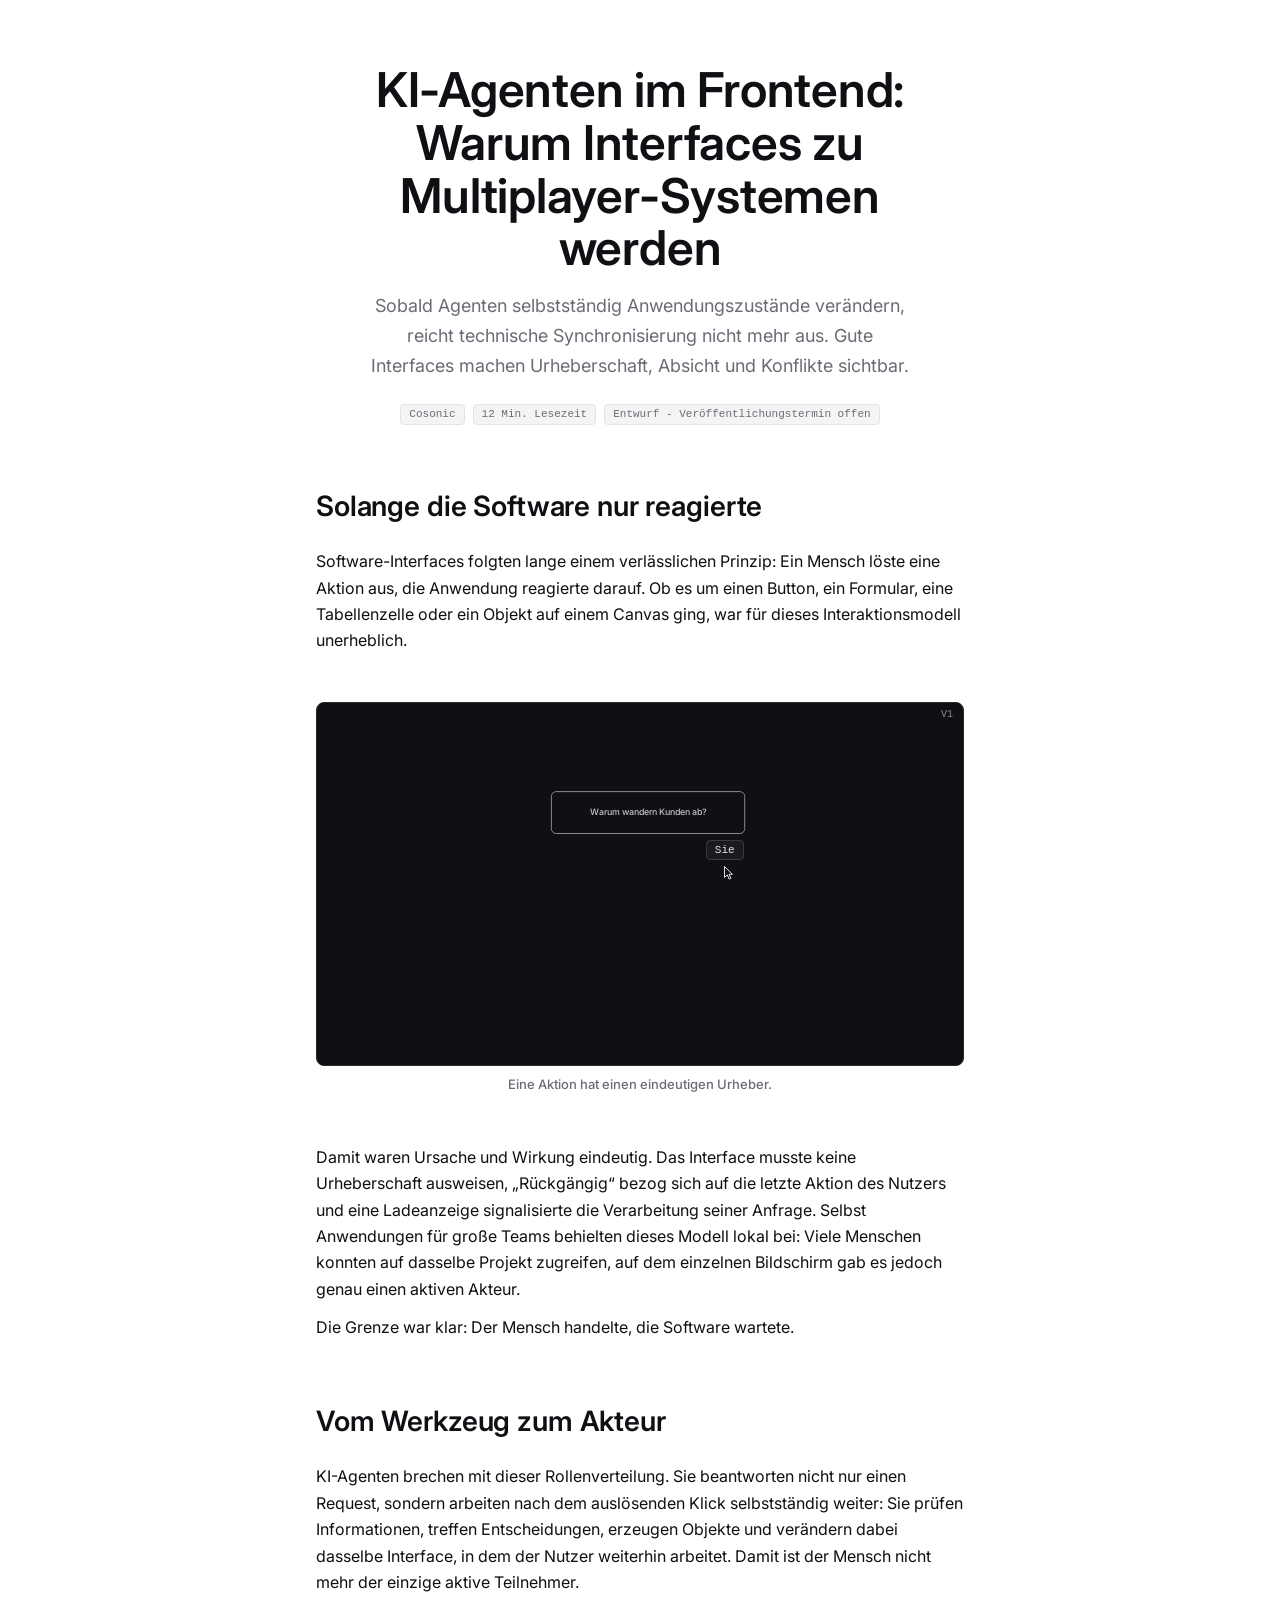
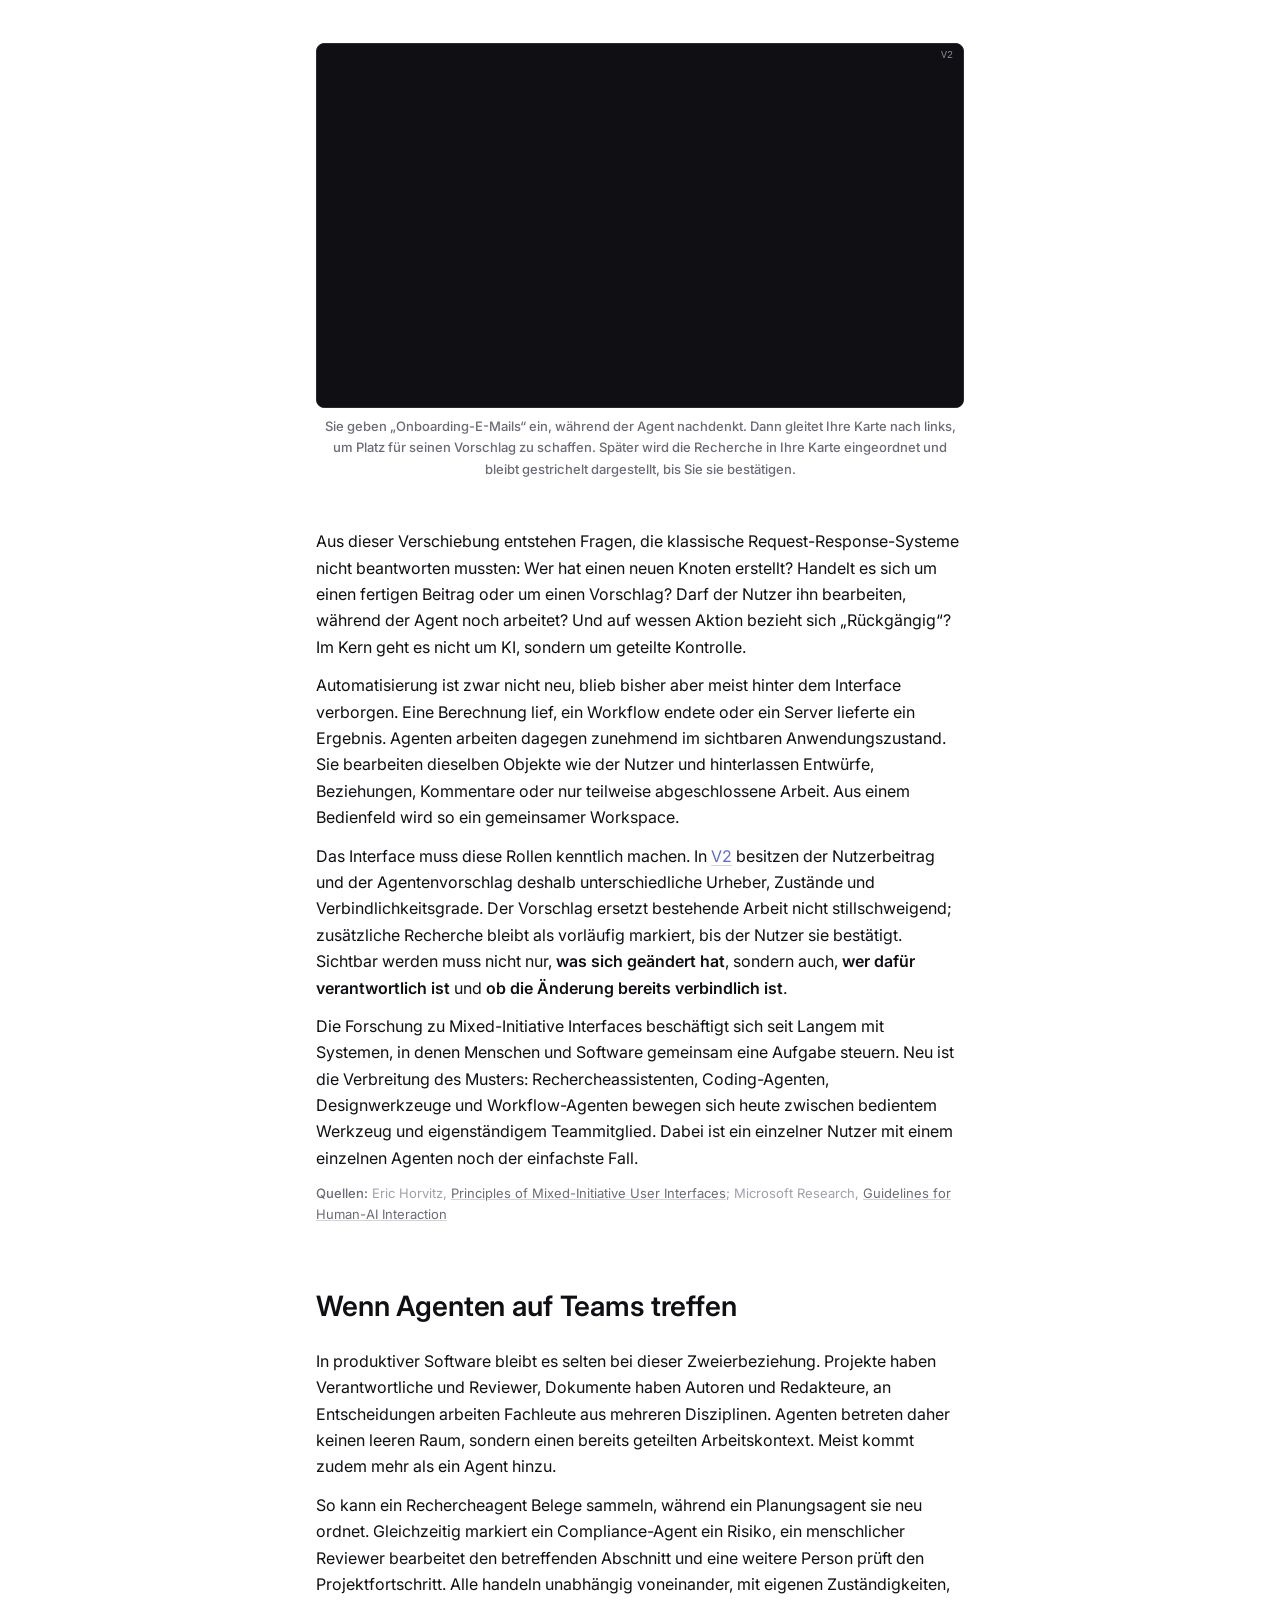
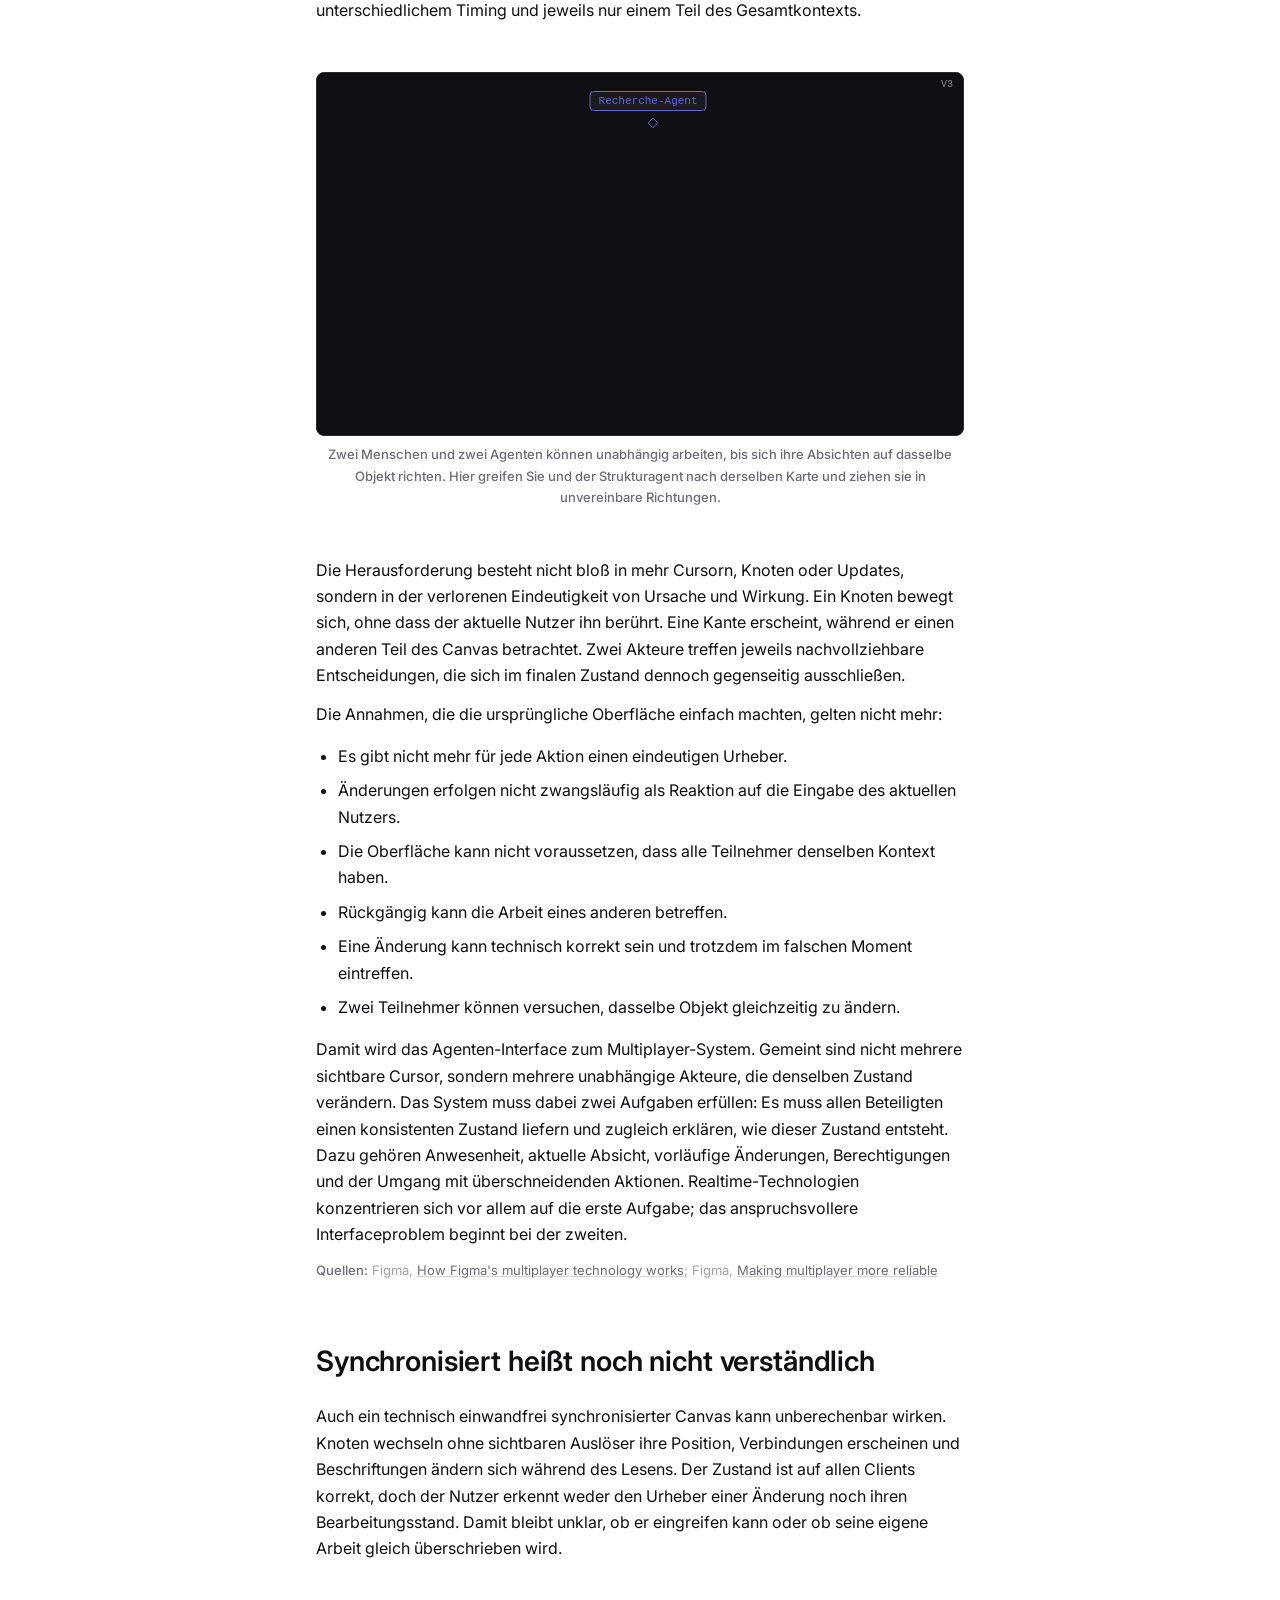
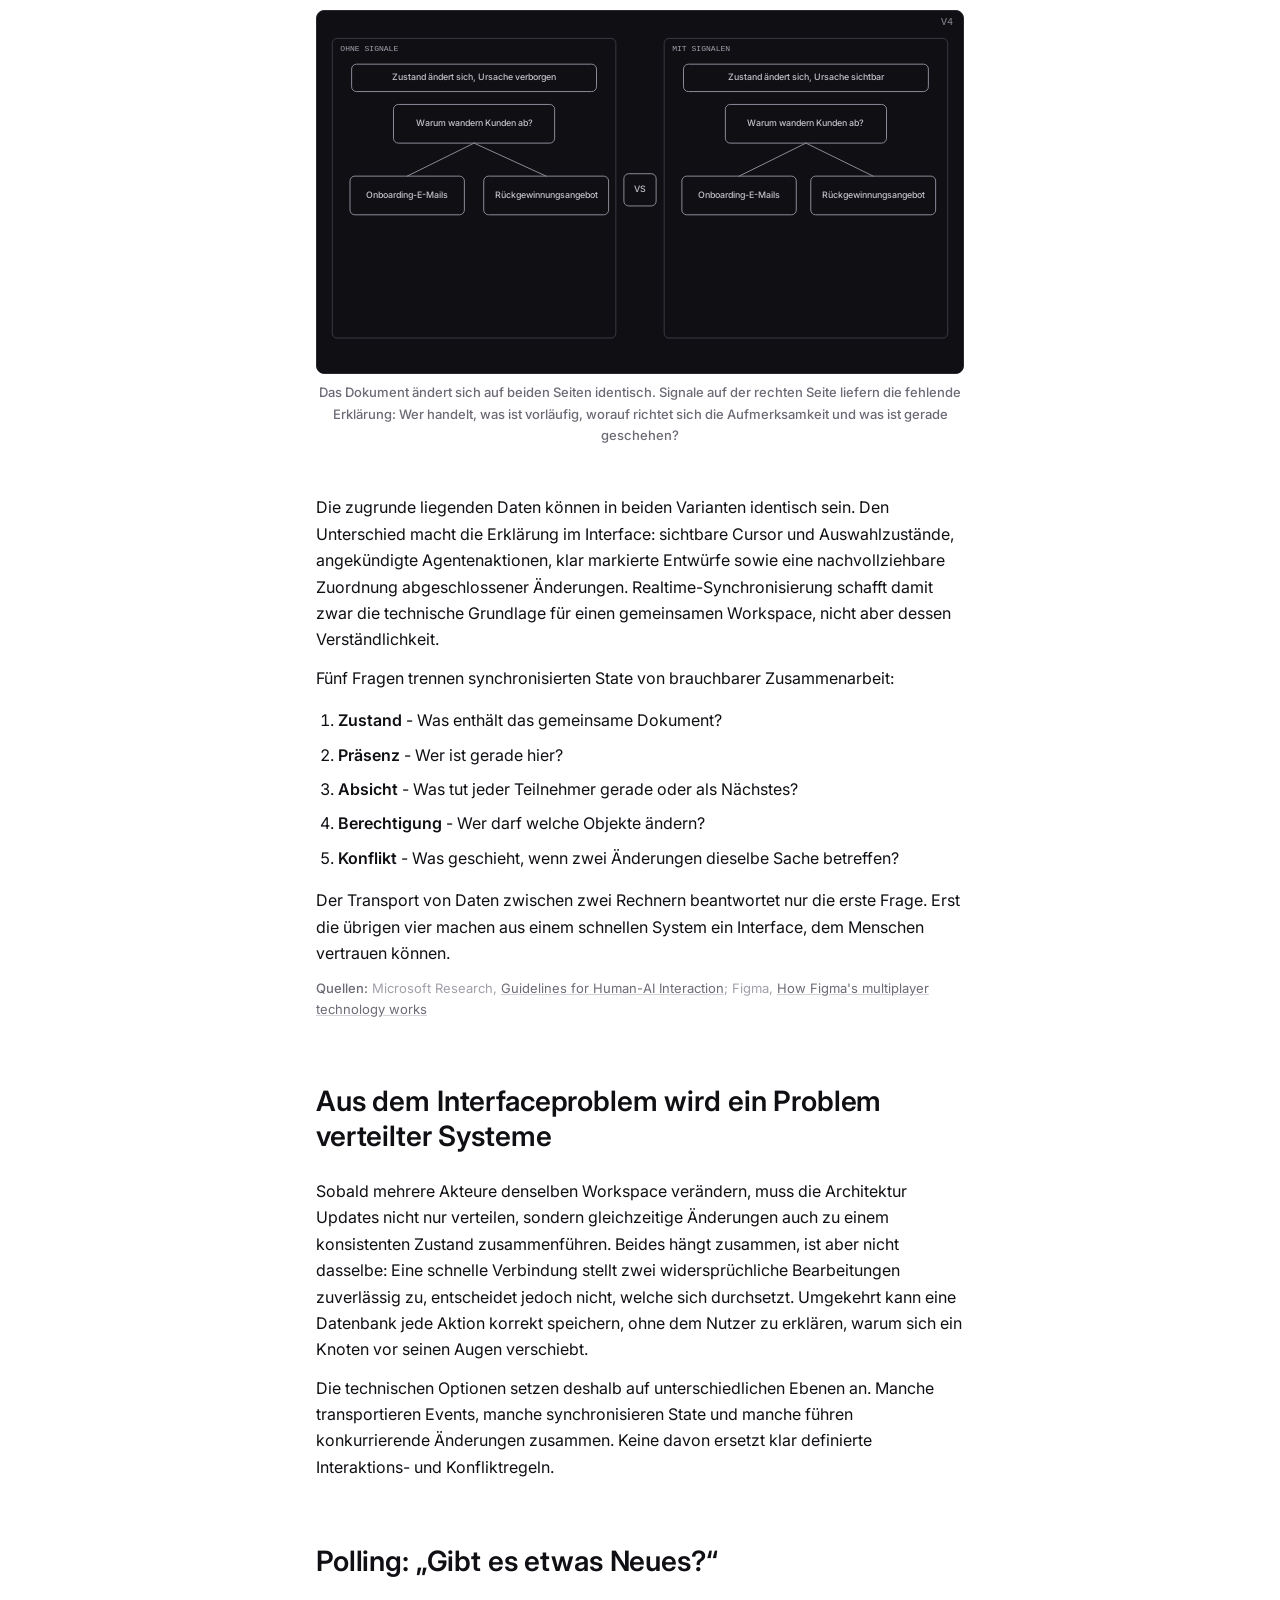
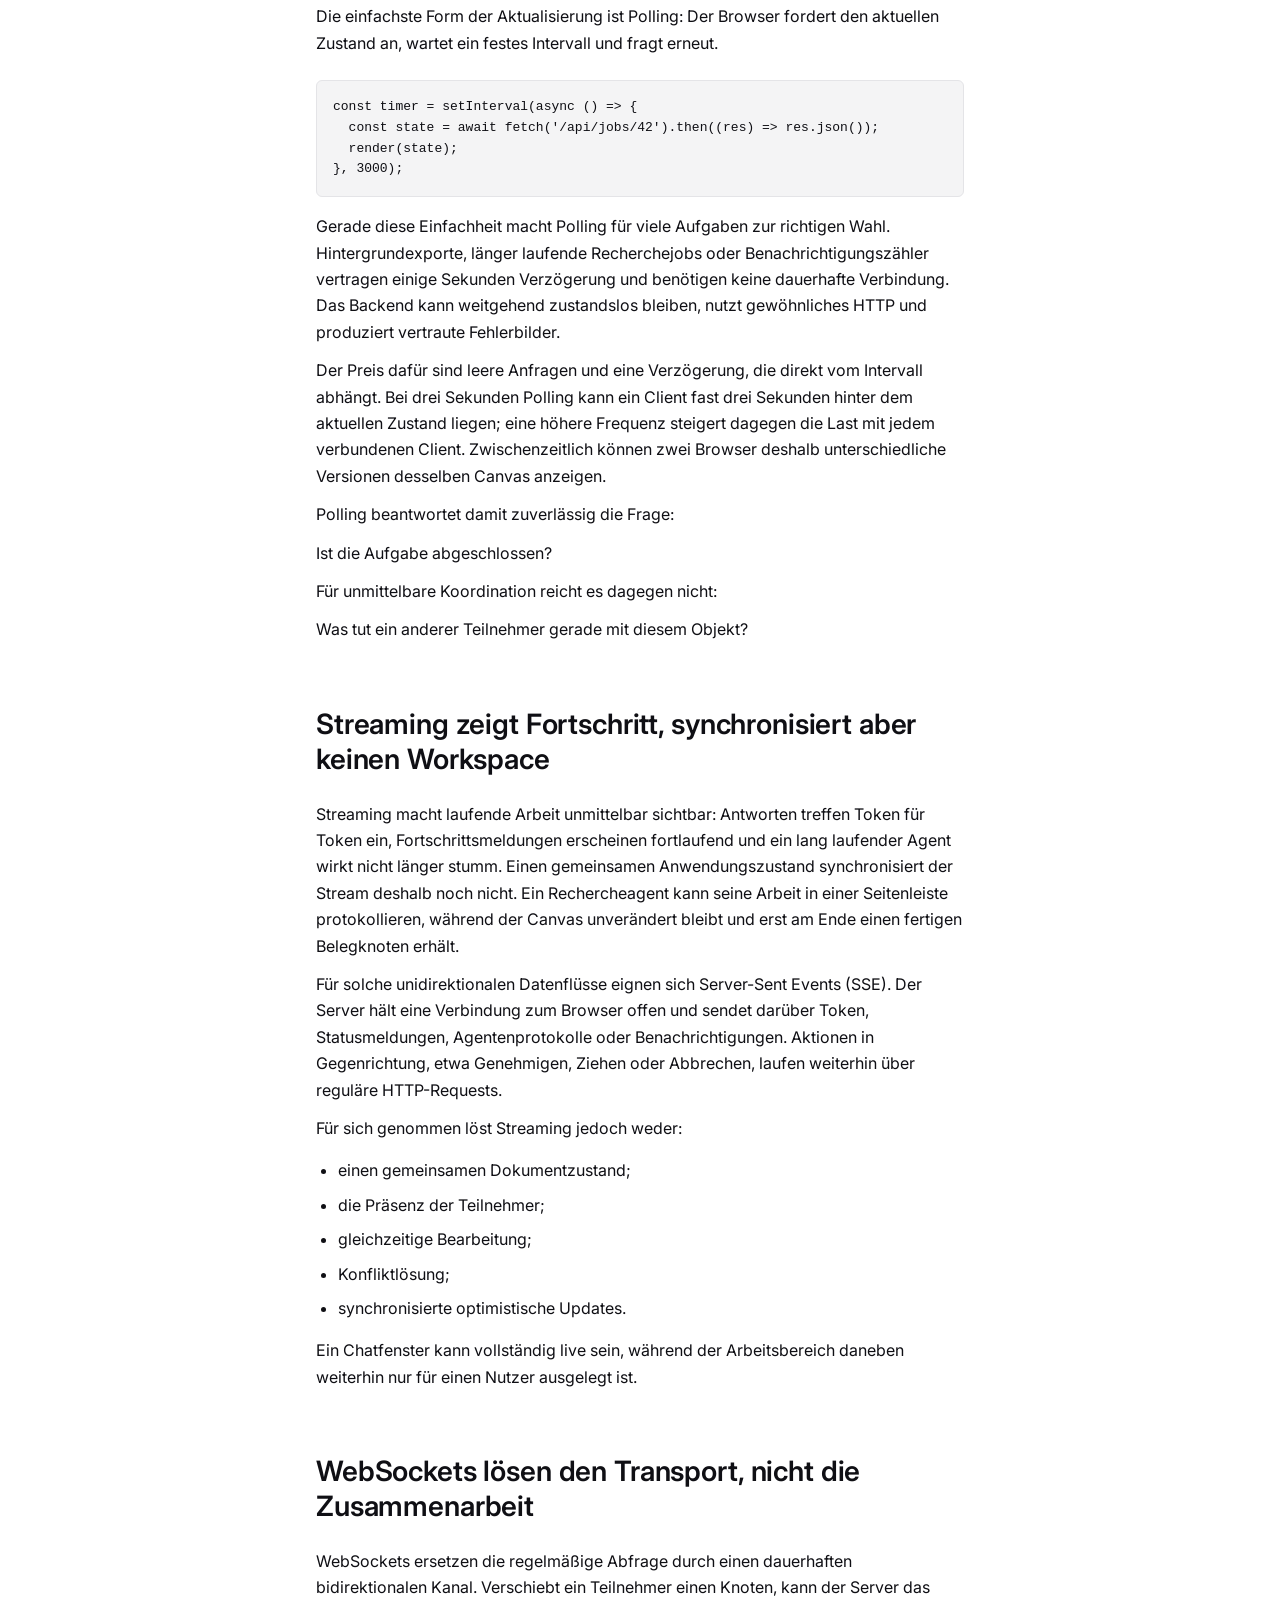
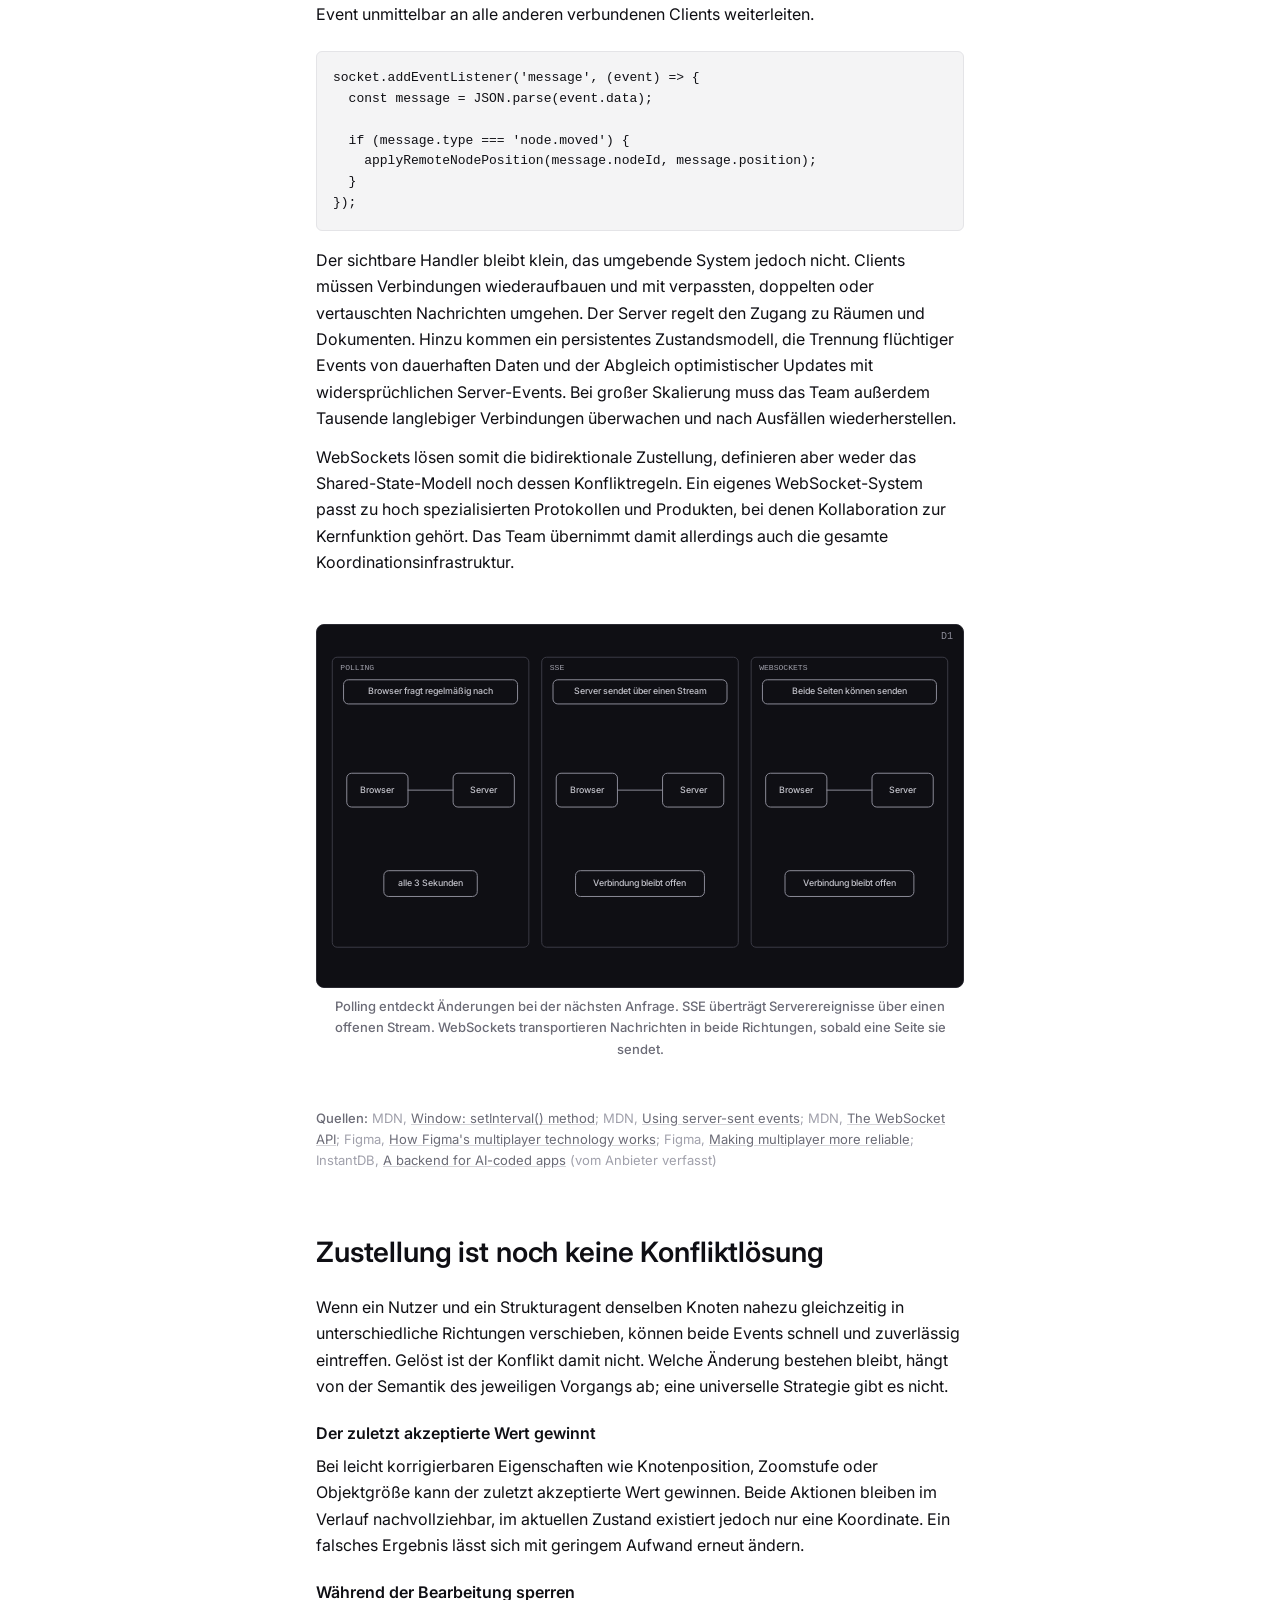
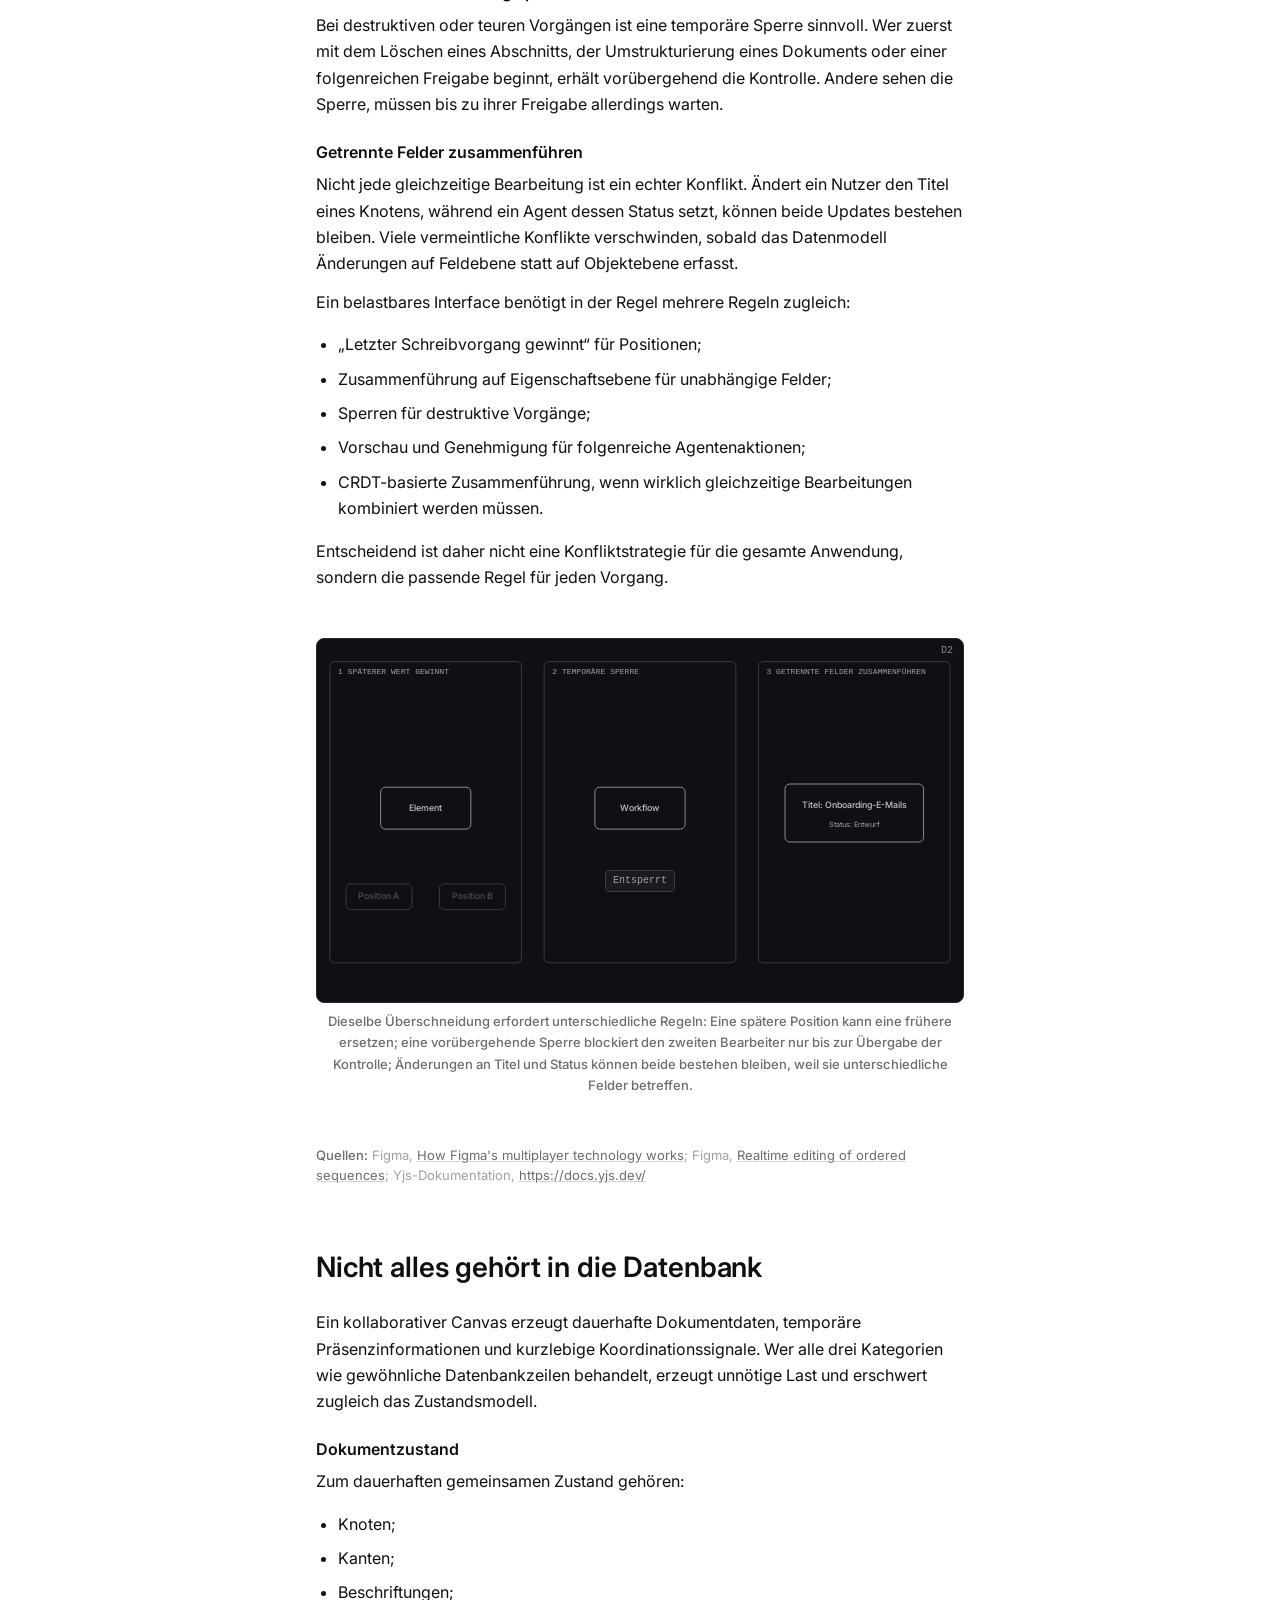
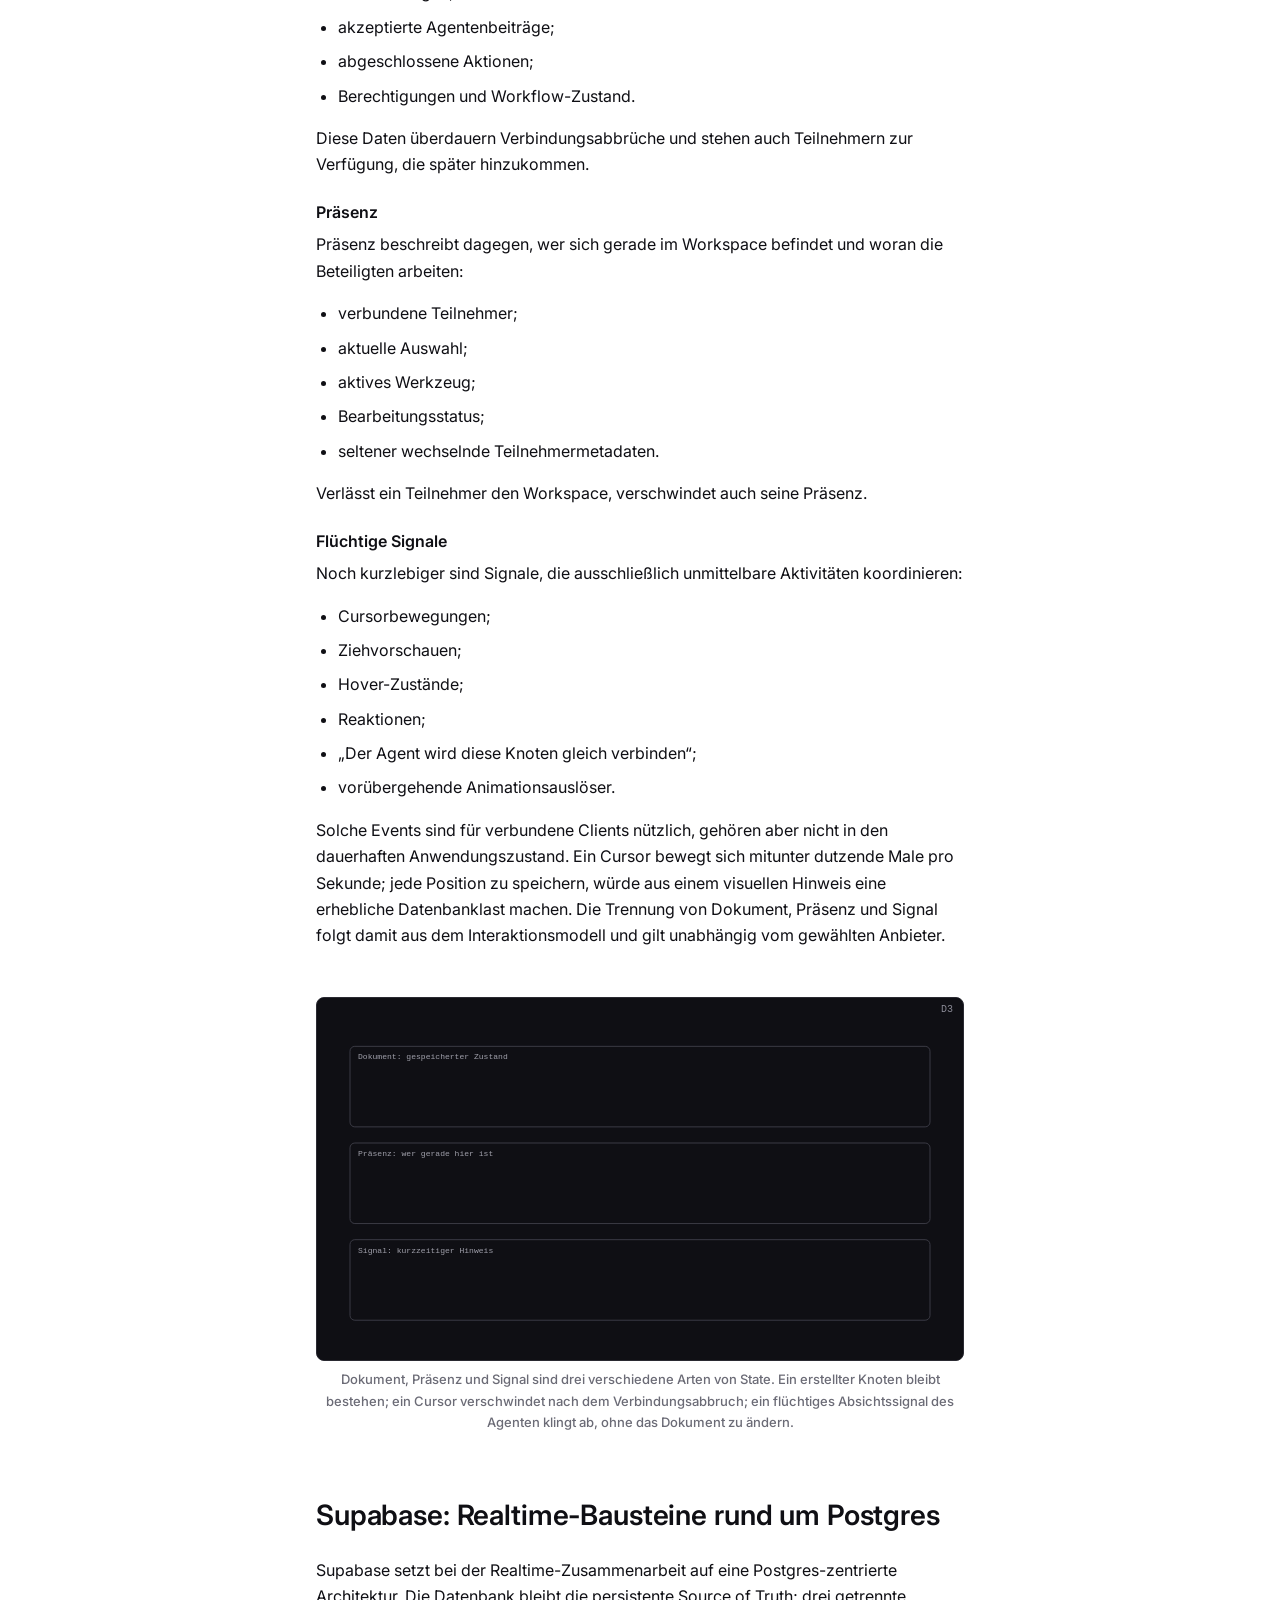
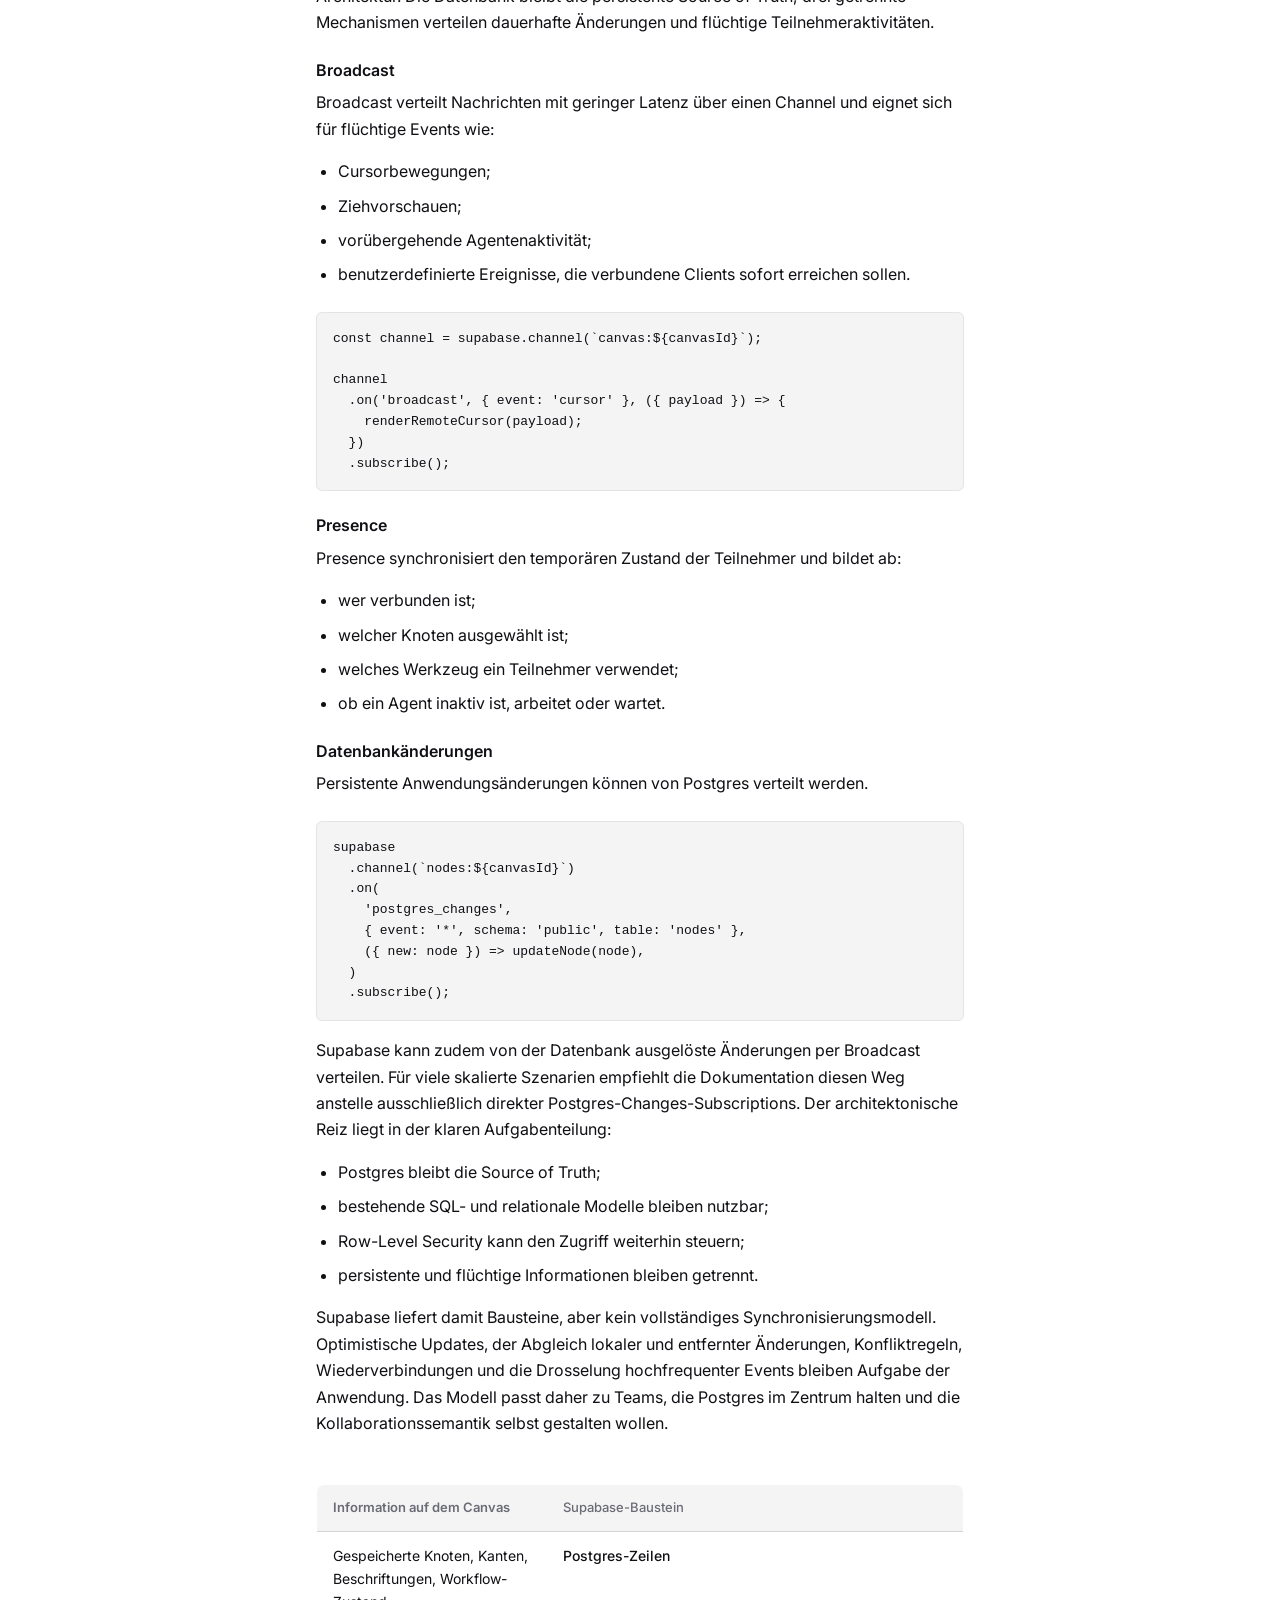
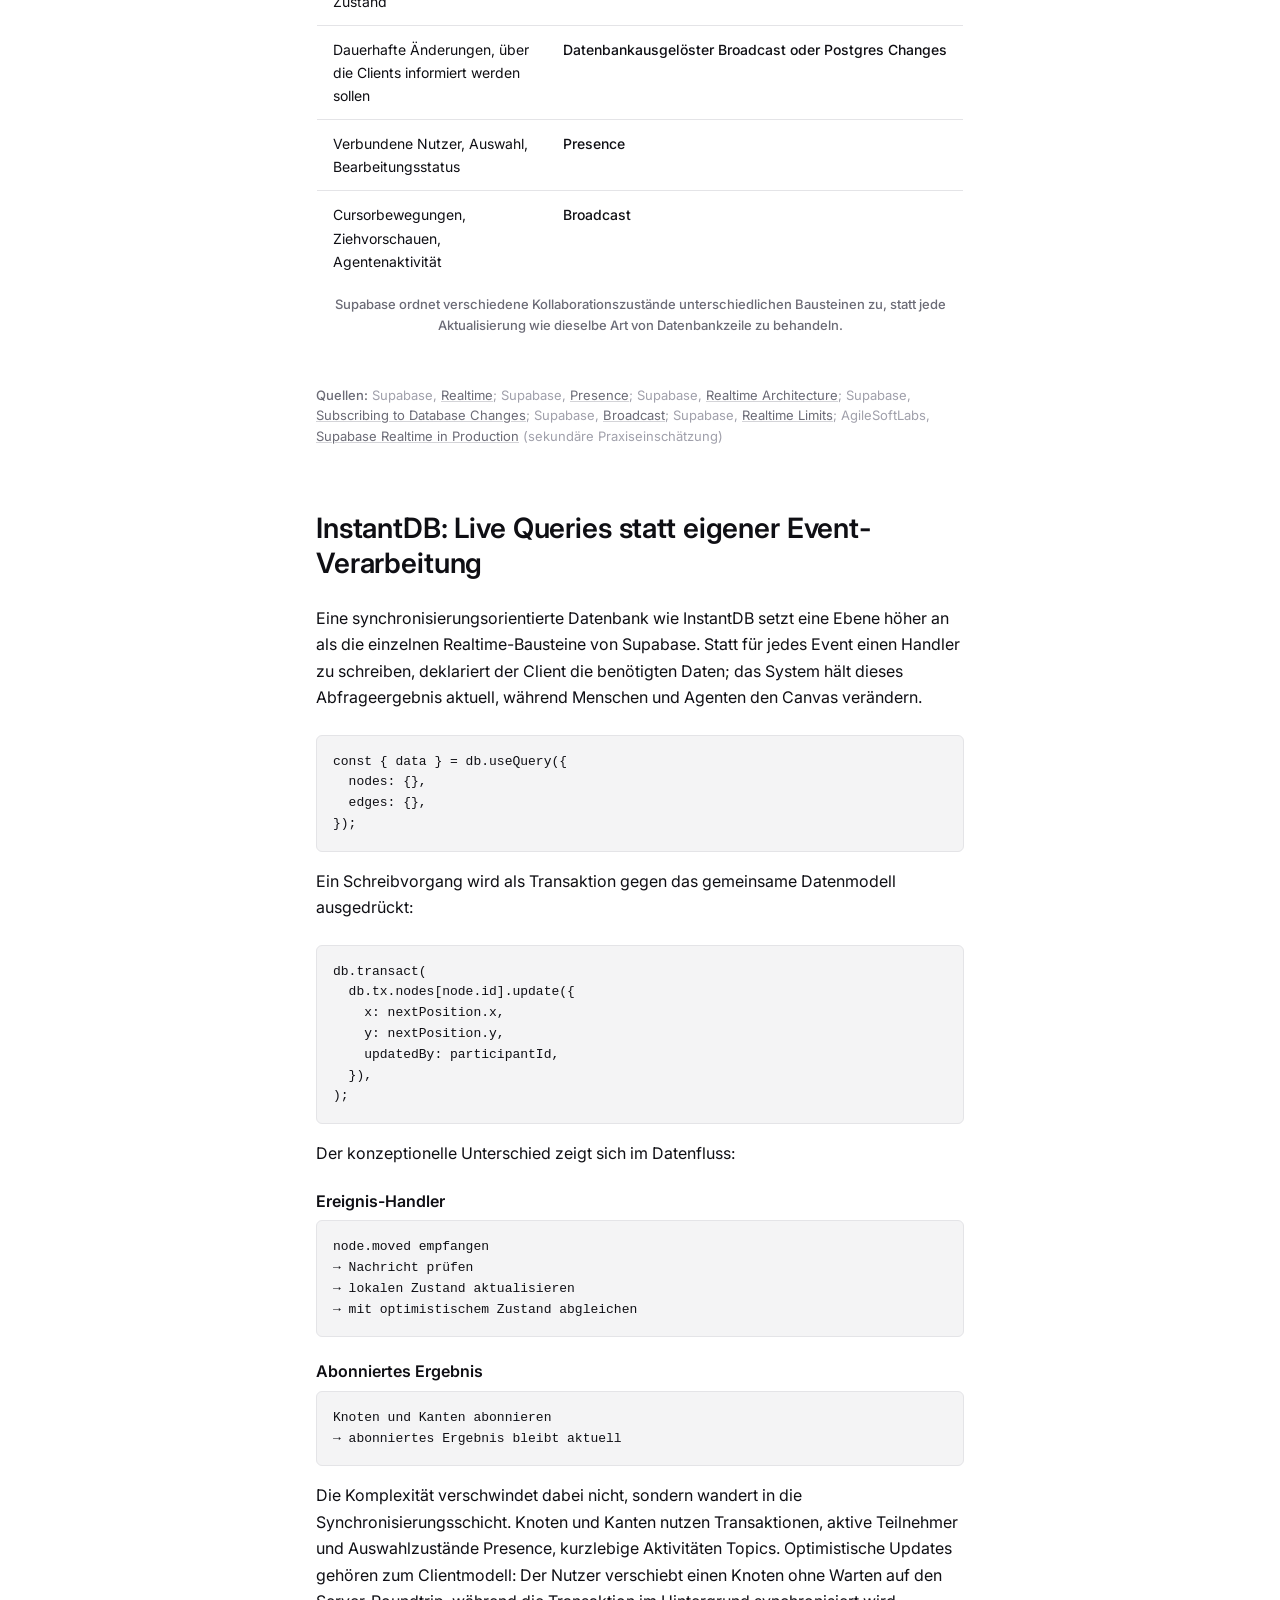
<file: de/index.html>
<!DOCTYPE html>
<html lang="de">
<head>
  <meta charset="UTF-8">
  <meta name="viewport" content="width=device-width, initial-scale=1.0">
  <title>KI-Agenten im Frontend: Interfaces als Multiplayer-Systeme</title>
  <link rel="preconnect" href="https://fonts.googleapis.com">
  <link rel="preconnect" href="https://fonts.gstatic.com" crossorigin>
  <link href="https://fonts.googleapis.com/css2?family=Inter:wght@400;500;600&amp;display=swap" rel="stylesheet">
  <link rel="stylesheet" href="styles.css">
</head>
<body>
  <article id="story">
    <header class="article-header">
      <h1>KI-Agenten im Frontend: Warum Interfaces zu Multiplayer-Systemen werden</h1>
      <p class="subtitle">Sobald Agenten selbstständig Anwendungszustände verändern, reicht technische Synchronisierung nicht mehr aus. Gute Interfaces machen Urheberschaft, Absicht und Konflikte sichtbar.</p>
      <div class="byline">
        <span class="chip">Cosonic</span>
        <span class="chip">12 Min. Lesezeit</span>
        <span class="chip">Entwurf - Veröffentlichungstermin offen</span>
      </div>
    </header>

    <section id="s1" aria-labelledby="s1-h">
      <h2 id="s1-h">Solange die Software nur reagierte</h2>
      <p>Software-Interfaces folgten lange einem verlässlichen Prinzip: Ein Mensch löste eine Aktion aus, die Anwendung reagierte darauf. Ob es um einen Button, ein Formular, eine Tabellenzelle oder ein Objekt auf einem Canvas ging, war für dieses Interaktionsmodell unerheblich.</p>
      <figure class="figure-breakout" id="fig-v1">
        <div class="animation-container" data-scene="V1" data-theme="dark" data-cursor-tags="boxed"></div>
        <figcaption>Eine Aktion hat einen eindeutigen Urheber.</figcaption>
      </figure>
      <p>Damit waren Ursache und Wirkung eindeutig. Das Interface musste keine Urheberschaft ausweisen, „Rückgängig“ bezog sich auf die letzte Aktion des Nutzers und eine Ladeanzeige signalisierte die Verarbeitung seiner Anfrage. Selbst Anwendungen für große Teams behielten dieses Modell lokal bei: Viele Menschen konnten auf dasselbe Projekt zugreifen, auf dem einzelnen Bildschirm gab es jedoch genau einen aktiven Akteur.</p>
      <p>Die Grenze war klar: Der Mensch handelte, die Software wartete.</p>
    </section>

    <section id="s2" aria-labelledby="s2-h">
      <h2 id="s2-h">Vom Werkzeug zum Akteur</h2>
      <p>KI-Agenten brechen mit dieser Rollenverteilung. Sie beantworten nicht nur einen Request, sondern arbeiten nach dem auslösenden Klick selbstständig weiter: Sie prüfen Informationen, treffen Entscheidungen, erzeugen Objekte und verändern dabei dasselbe Interface, in dem der Nutzer weiterhin arbeitet. Damit ist der Mensch nicht mehr der einzige aktive Teilnehmer.</p>
      <figure class="figure-breakout" id="fig-v2">
        <div class="animation-container" data-scene="V2" data-theme="dark" data-cursor-tags="boxed"></div>
        <figcaption>Sie geben „Onboarding-E-Mails“ ein, während der Agent nachdenkt. Dann gleitet Ihre Karte nach links, um Platz für seinen Vorschlag zu schaffen. Später wird die Recherche in Ihre Karte eingeordnet und bleibt gestrichelt dargestellt, bis Sie sie bestätigen.</figcaption>
      </figure>
      <p>Aus dieser Verschiebung entstehen Fragen, die klassische Request-Response-Systeme nicht beantworten mussten: Wer hat einen neuen Knoten erstellt? Handelt es sich um einen fertigen Beitrag oder um einen Vorschlag? Darf der Nutzer ihn bearbeiten, während der Agent noch arbeitet? Und auf wessen Aktion bezieht sich „Rückgängig“? Im Kern geht es nicht um KI, sondern um geteilte Kontrolle.</p>
      <p>Automatisierung ist zwar nicht neu, blieb bisher aber meist hinter dem Interface verborgen. Eine Berechnung lief, ein Workflow endete oder ein Server lieferte ein Ergebnis. Agenten arbeiten dagegen zunehmend im sichtbaren Anwendungszustand. Sie bearbeiten dieselben Objekte wie der Nutzer und hinterlassen Entwürfe, Beziehungen, Kommentare oder nur teilweise abgeschlossene Arbeit. Aus einem Bedienfeld wird so ein gemeinsamer Workspace.</p>
      <p>Das Interface muss diese Rollen kenntlich machen. In <a href="#fig-v2" class="scene-ref">V2</a> besitzen der Nutzerbeitrag und der Agentenvorschlag deshalb unterschiedliche Urheber, Zustände und Verbindlichkeitsgrade. Der Vorschlag ersetzt bestehende Arbeit nicht stillschweigend; zusätzliche Recherche bleibt als vorläufig markiert, bis der Nutzer sie bestätigt. Sichtbar werden muss nicht nur, <strong>was sich geändert hat</strong>, sondern auch, <strong>wer dafür verantwortlich ist</strong> und <strong>ob die Änderung bereits verbindlich ist</strong>.</p>
      <p>Die Forschung zu Mixed-Initiative Interfaces beschäftigt sich seit Langem mit Systemen, in denen Menschen und Software gemeinsam eine Aufgabe steuern. Neu ist die Verbreitung des Musters: Rechercheassistenten, Coding-Agenten, Designwerkzeuge und Workflow-Agenten bewegen sich heute zwischen bedientem Werkzeug und eigenständigem Teammitglied. Dabei ist ein einzelner Nutzer mit einem einzelnen Agenten noch der einfachste Fall.</p>
      <p class="sources"><strong>Quellen:</strong> Eric Horvitz, <a href="https://www.microsoft.com/en-us/research/publication/principles-mixed-initiative-user-interfaces/">Principles of Mixed-Initiative User Interfaces</a>; Microsoft Research, <a href="https://www.microsoft.com/en-us/research/project/guidelines-for-human-ai-interaction/">Guidelines for Human-AI Interaction</a></p>
    </section>

    <section id="s3" aria-labelledby="s3-h">
      <h2 id="s3-h">Wenn Agenten auf Teams treffen</h2>
      <p>In produktiver Software bleibt es selten bei dieser Zweierbeziehung. Projekte haben Verantwortliche und Reviewer, Dokumente haben Autoren und Redakteure, an Entscheidungen arbeiten Fachleute aus mehreren Disziplinen. Agenten betreten daher keinen leeren Raum, sondern einen bereits geteilten Arbeitskontext. Meist kommt zudem mehr als ein Agent hinzu.</p>
      <p>So kann ein Rechercheagent Belege sammeln, während ein Planungsagent sie neu ordnet. Gleichzeitig markiert ein Compliance-Agent ein Risiko, ein menschlicher Reviewer bearbeitet den betreffenden Abschnitt und eine weitere Person prüft den Projektfortschritt. Alle handeln unabhängig voneinander, mit eigenen Zuständigkeiten, unterschiedlichem Timing und jeweils nur einem Teil des Gesamtkontexts.</p>
      <figure class="figure-breakout" id="fig-v3">
        <div class="animation-container" data-scene="V3" data-theme="dark" data-cursor-tags="boxed"></div>
        <figcaption>Zwei Menschen und zwei Agenten können unabhängig arbeiten, bis sich ihre Absichten auf dasselbe Objekt richten. Hier greifen Sie und der Strukturagent nach derselben Karte und ziehen sie in unvereinbare Richtungen.</figcaption>
      </figure>
      <p>Die Herausforderung besteht nicht bloß in mehr Cursorn, Knoten oder Updates, sondern in der verlorenen Eindeutigkeit von Ursache und Wirkung. Ein Knoten bewegt sich, ohne dass der aktuelle Nutzer ihn berührt. Eine Kante erscheint, während er einen anderen Teil des Canvas betrachtet. Zwei Akteure treffen jeweils nachvollziehbare Entscheidungen, die sich im finalen Zustand dennoch gegenseitig ausschließen.</p>
      <p>Die Annahmen, die die ursprüngliche Oberfläche einfach machten, gelten nicht mehr:</p>
      <ul>
        <li>Es gibt nicht mehr für jede Aktion einen eindeutigen Urheber.</li>
        <li>Änderungen erfolgen nicht zwangsläufig als Reaktion auf die Eingabe des aktuellen Nutzers.</li>
        <li>Die Oberfläche kann nicht voraussetzen, dass alle Teilnehmer denselben Kontext haben.</li>
        <li>Rückgängig kann die Arbeit eines anderen betreffen.</li>
        <li>Eine Änderung kann technisch korrekt sein und trotzdem im falschen Moment eintreffen.</li>
        <li>Zwei Teilnehmer können versuchen, dasselbe Objekt gleichzeitig zu ändern.</li>
      </ul>
      <p>Damit wird das Agenten-Interface zum Multiplayer-System. Gemeint sind nicht mehrere sichtbare Cursor, sondern mehrere unabhängige Akteure, die denselben Zustand verändern. Das System muss dabei zwei Aufgaben erfüllen: Es muss allen Beteiligten einen konsistenten Zustand liefern und zugleich erklären, wie dieser Zustand entsteht. Dazu gehören Anwesenheit, aktuelle Absicht, vorläufige Änderungen, Berechtigungen und der Umgang mit überschneidenden Aktionen. Realtime-Technologien konzentrieren sich vor allem auf die erste Aufgabe; das anspruchsvollere Interfaceproblem beginnt bei der zweiten.</p>
      <p class="sources"><strong>Quellen:</strong> Figma, <a href="https://www.figma.com/blog/how-figmas-multiplayer-technology-works/">How Figma's multiplayer technology works</a>; Figma, <a href="https://www.figma.com/blog/making-multiplayer-more-reliable/">Making multiplayer more reliable</a></p>
    </section>

    <section id="s4" aria-labelledby="s4-h">
      <h2 id="s4-h">Synchronisiert heißt noch nicht verständlich</h2>
      <p>Auch ein technisch einwandfrei synchronisierter Canvas kann unberechenbar wirken. Knoten wechseln ohne sichtbaren Auslöser ihre Position, Verbindungen erscheinen und Beschriftungen ändern sich während des Lesens. Der Zustand ist auf allen Clients korrekt, doch der Nutzer erkennt weder den Urheber einer Änderung noch ihren Bearbeitungsstand. Damit bleibt unklar, ob er eingreifen kann oder ob seine eigene Arbeit gleich überschrieben wird.</p>
      <figure class="figure-breakout" id="fig-v4">
        <div class="animation-container" data-scene="V4" data-theme="dark" data-cursor-tags="boxed"></div>
        <figcaption>Das Dokument ändert sich auf beiden Seiten identisch. Signale auf der rechten Seite liefern die fehlende Erklärung: Wer handelt, was ist vorläufig, worauf richtet sich die Aufmerksamkeit und was ist gerade geschehen?</figcaption>
      </figure>
      <p>Die zugrunde liegenden Daten können in beiden Varianten identisch sein. Den Unterschied macht die Erklärung im Interface: sichtbare Cursor und Auswahlzustände, angekündigte Agentenaktionen, klar markierte Entwürfe sowie eine nachvollziehbare Zuordnung abgeschlossener Änderungen. Realtime-Synchronisierung schafft damit zwar die technische Grundlage für einen gemeinsamen Workspace, nicht aber dessen Verständlichkeit.</p>
      <p>Fünf Fragen trennen synchronisierten State von brauchbarer Zusammenarbeit:</p>
      <ol>
        <li><strong>Zustand</strong> - Was enthält das gemeinsame Dokument?</li>
        <li><strong>Präsenz</strong> - Wer ist gerade hier?</li>
        <li><strong>Absicht</strong> - Was tut jeder Teilnehmer gerade oder als Nächstes?</li>
        <li><strong>Berechtigung</strong> - Wer darf welche Objekte ändern?</li>
        <li><strong>Konflikt</strong> - Was geschieht, wenn zwei Änderungen dieselbe Sache betreffen?</li>
      </ol>
      <p>Der Transport von Daten zwischen zwei Rechnern beantwortet nur die erste Frage. Erst die übrigen vier machen aus einem schnellen System ein Interface, dem Menschen vertrauen können.</p>
      <p class="sources"><strong>Quellen:</strong> Microsoft Research, <a href="https://www.microsoft.com/en-us/research/project/guidelines-for-human-ai-interaction/">Guidelines for Human-AI Interaction</a>; Figma, <a href="https://www.figma.com/blog/how-figmas-multiplayer-technology-works/">How Figma's multiplayer technology works</a></p>
    </section>

    <section id="s5" aria-labelledby="s5-h">
      <h2 id="s5-h">Aus dem Interfaceproblem wird ein Problem verteilter Systeme</h2>
      <p>Sobald mehrere Akteure denselben Workspace verändern, muss die Architektur Updates nicht nur verteilen, sondern gleichzeitige Änderungen auch zu einem konsistenten Zustand zusammenführen. Beides hängt zusammen, ist aber nicht dasselbe: Eine schnelle Verbindung stellt zwei widersprüchliche Bearbeitungen zuverlässig zu, entscheidet jedoch nicht, welche sich durchsetzt. Umgekehrt kann eine Datenbank jede Aktion korrekt speichern, ohne dem Nutzer zu erklären, warum sich ein Knoten vor seinen Augen verschiebt.</p>
      <p>Die technischen Optionen setzen deshalb auf unterschiedlichen Ebenen an. Manche transportieren Events, manche synchronisieren State und manche führen konkurrierende Änderungen zusammen. Keine davon ersetzt klar definierte Interaktions- und Konfliktregeln.</p>
    </section>

    <section id="s6" aria-labelledby="s6-h">
      <h2 id="s6-h">Polling: „Gibt es etwas Neues?“</h2>
      <p>Die einfachste Form der Aktualisierung ist Polling: Der Browser fordert den aktuellen Zustand an, wartet ein festes Intervall und fragt erneut.</p>
      <pre><code>const timer = setInterval(async () =&gt; {
  const state = await fetch('/api/jobs/42').then((res) =&gt; res.json());
  render(state);
}, 3000);</code></pre>
      <p>Gerade diese Einfachheit macht Polling für viele Aufgaben zur richtigen Wahl. Hintergrundexporte, länger laufende Recherchejobs oder Benachrichtigungszähler vertragen einige Sekunden Verzögerung und benötigen keine dauerhafte Verbindung. Das Backend kann weitgehend zustandslos bleiben, nutzt gewöhnliches HTTP und produziert vertraute Fehlerbilder.</p>
      <p>Der Preis dafür sind leere Anfragen und eine Verzögerung, die direkt vom Intervall abhängt. Bei drei Sekunden Polling kann ein Client fast drei Sekunden hinter dem aktuellen Zustand liegen; eine höhere Frequenz steigert dagegen die Last mit jedem verbundenen Client. Zwischenzeitlich können zwei Browser deshalb unterschiedliche Versionen desselben Canvas anzeigen.</p>
      <p>Polling beantwortet damit zuverlässig die Frage:</p>
      <p class="callout">Ist die Aufgabe abgeschlossen?</p>
      <p>Für unmittelbare Koordination reicht es dagegen nicht:</p>
      <p class="callout">Was tut ein anderer Teilnehmer gerade mit diesem Objekt?</p>
    </section>

    <section id="s7" aria-labelledby="s7-h">
      <h2 id="s7-h">Streaming zeigt Fortschritt, synchronisiert aber keinen Workspace</h2>
      <p>Streaming macht laufende Arbeit unmittelbar sichtbar: Antworten treffen Token für Token ein, Fortschrittsmeldungen erscheinen fortlaufend und ein lang laufender Agent wirkt nicht länger stumm. Einen gemeinsamen Anwendungszustand synchronisiert der Stream deshalb noch nicht. Ein Rechercheagent kann seine Arbeit in einer Seitenleiste protokollieren, während der Canvas unverändert bleibt und erst am Ende einen fertigen Belegknoten erhält.</p>
      <p>Für solche unidirektionalen Datenflüsse eignen sich Server-Sent Events (SSE). Der Server hält eine Verbindung zum Browser offen und sendet darüber Token, Statusmeldungen, Agentenprotokolle oder Benachrichtigungen. Aktionen in Gegenrichtung, etwa Genehmigen, Ziehen oder Abbrechen, laufen weiterhin über reguläre HTTP-Requests.</p>
      <p>Für sich genommen löst Streaming jedoch weder:</p>
      <ul>
        <li>einen gemeinsamen Dokumentzustand;</li>
        <li>die Präsenz der Teilnehmer;</li>
        <li>gleichzeitige Bearbeitung;</li>
        <li>Konfliktlösung;</li>
        <li>synchronisierte optimistische Updates.</li>
      </ul>
      <p>Ein Chatfenster kann vollständig live sein, während der Arbeitsbereich daneben weiterhin nur für einen Nutzer ausgelegt ist.</p>
    </section>

    <section id="s8" aria-labelledby="s8-h">
      <h2 id="s8-h">WebSockets lösen den Transport, nicht die Zusammenarbeit</h2>
      <p>WebSockets ersetzen die regelmäßige Abfrage durch einen dauerhaften bidirektionalen Kanal. Verschiebt ein Teilnehmer einen Knoten, kann der Server das Event unmittelbar an alle anderen verbundenen Clients weiterleiten.</p>
      <pre><code>socket.addEventListener('message', (event) =&gt; {
  const message = JSON.parse(event.data);

  if (message.type === 'node.moved') {
    applyRemoteNodePosition(message.nodeId, message.position);
  }
});</code></pre>
      <p>Der sichtbare Handler bleibt klein, das umgebende System jedoch nicht. Clients müssen Verbindungen wiederaufbauen und mit verpassten, doppelten oder vertauschten Nachrichten umgehen. Der Server regelt den Zugang zu Räumen und Dokumenten. Hinzu kommen ein persistentes Zustandsmodell, die Trennung flüchtiger Events von dauerhaften Daten und der Abgleich optimistischer Updates mit widersprüchlichen Server-Events. Bei großer Skalierung muss das Team außerdem Tausende langlebiger Verbindungen überwachen und nach Ausfällen wiederherstellen.</p>
      <p>WebSockets lösen somit die bidirektionale Zustellung, definieren aber weder das Shared-State-Modell noch dessen Konfliktregeln. Ein eigenes WebSocket-System passt zu hoch spezialisierten Protokollen und Produkten, bei denen Kollaboration zur Kernfunktion gehört. Das Team übernimmt damit allerdings auch die gesamte Koordinationsinfrastruktur.</p>
      <figure class="figure-breakout" id="fig-d1">
        <div class="animation-container" data-scene="D1" data-theme="dark" data-cursor-tags="boxed"></div>
        <figcaption>Polling entdeckt Änderungen bei der nächsten Anfrage. SSE überträgt Serverereignisse über einen offenen Stream. WebSockets transportieren Nachrichten in beide Richtungen, sobald eine Seite sie sendet.</figcaption>
      </figure>
      <p class="sources"><strong>Quellen:</strong> MDN, <a href="https://developer.mozilla.org/en-US/docs/Web/API/Window/setInterval">Window: setInterval() method</a>; MDN, <a href="https://developer.mozilla.org/en-US/docs/Web/API/Server-sent_events/Using_server-sent_events">Using server-sent events</a>; MDN, <a href="https://developer.mozilla.org/en-US/docs/Web/API/WebSockets_API">The WebSocket API</a>; Figma, <a href="https://www.figma.com/blog/how-figmas-multiplayer-technology-works/">How Figma's multiplayer technology works</a>; Figma, <a href="https://www.figma.com/blog/making-multiplayer-more-reliable/">Making multiplayer more reliable</a>; InstantDB, <a href="https://www.instantdb.com/essays/architecture">A backend for AI-coded apps</a> (vom Anbieter verfasst)</p>
    </section>

    <section id="s9" aria-labelledby="s9-h">
      <h2 id="s9-h">Zustellung ist noch keine Konfliktlösung</h2>
      <p>Wenn ein Nutzer und ein Strukturagent denselben Knoten nahezu gleichzeitig in unterschiedliche Richtungen verschieben, können beide Events schnell und zuverlässig eintreffen. Gelöst ist der Konflikt damit nicht. Welche Änderung bestehen bleibt, hängt von der Semantik des jeweiligen Vorgangs ab; eine universelle Strategie gibt es nicht.</p>
      <h3>Der zuletzt akzeptierte Wert gewinnt</h3>
      <p>Bei leicht korrigierbaren Eigenschaften wie Knotenposition, Zoomstufe oder Objektgröße kann der zuletzt akzeptierte Wert gewinnen. Beide Aktionen bleiben im Verlauf nachvollziehbar, im aktuellen Zustand existiert jedoch nur eine Koordinate. Ein falsches Ergebnis lässt sich mit geringem Aufwand erneut ändern.</p>
      <h3>Während der Bearbeitung sperren</h3>
      <p>Bei destruktiven oder teuren Vorgängen ist eine temporäre Sperre sinnvoll. Wer zuerst mit dem Löschen eines Abschnitts, der Umstrukturierung eines Dokuments oder einer folgenreichen Freigabe beginnt, erhält vorübergehend die Kontrolle. Andere sehen die Sperre, müssen bis zu ihrer Freigabe allerdings warten.</p>
      <h3>Getrennte Felder zusammenführen</h3>
      <p>Nicht jede gleichzeitige Bearbeitung ist ein echter Konflikt. Ändert ein Nutzer den Titel eines Knotens, während ein Agent dessen Status setzt, können beide Updates bestehen bleiben. Viele vermeintliche Konflikte verschwinden, sobald das Datenmodell Änderungen auf Feldebene statt auf Objektebene erfasst.</p>
      <p>Ein belastbares Interface benötigt in der Regel mehrere Regeln zugleich:</p>
      <ul>
        <li>„Letzter Schreibvorgang gewinnt“ für Positionen;</li>
        <li>Zusammenführung auf Eigenschaftsebene für unabhängige Felder;</li>
        <li>Sperren für destruktive Vorgänge;</li>
        <li>Vorschau und Genehmigung für folgenreiche Agentenaktionen;</li>
        <li>CRDT-basierte Zusammenführung, wenn wirklich gleichzeitige Bearbeitungen kombiniert werden müssen.</li>
      </ul>
      <p>Entscheidend ist daher nicht eine Konfliktstrategie für die gesamte Anwendung, sondern die passende Regel für jeden Vorgang.</p>
      <figure class="figure-breakout" id="fig-d2">
        <div class="animation-container" data-scene="D2" data-theme="dark" data-cursor-tags="boxed"></div>
        <figcaption>Dieselbe Überschneidung erfordert unterschiedliche Regeln: Eine spätere Position kann eine frühere ersetzen; eine vorübergehende Sperre blockiert den zweiten Bearbeiter nur bis zur Übergabe der Kontrolle; Änderungen an Titel und Status können beide bestehen bleiben, weil sie unterschiedliche Felder betreffen.</figcaption>
      </figure>
      <p class="sources"><strong>Quellen:</strong> Figma, <a href="https://www.figma.com/blog/how-figmas-multiplayer-technology-works/">How Figma's multiplayer technology works</a>; Figma, <a href="https://www.figma.com/blog/realtime-editing-of-ordered-sequences/">Realtime editing of ordered sequences</a>; Yjs-Dokumentation, <a href="https://docs.yjs.dev/">https://docs.yjs.dev/</a></p>
    </section>

    <section id="s10" aria-labelledby="s10-h">
      <h2 id="s10-h">Nicht alles gehört in die Datenbank</h2>
      <p>Ein kollaborativer Canvas erzeugt dauerhafte Dokumentdaten, temporäre Präsenzinformationen und kurzlebige Koordinationssignale. Wer alle drei Kategorien wie gewöhnliche Datenbankzeilen behandelt, erzeugt unnötige Last und erschwert zugleich das Zustandsmodell.</p>
      <h3>Dokumentzustand</h3>
      <p>Zum dauerhaften gemeinsamen Zustand gehören:</p>
      <ul>
        <li>Knoten;</li>
        <li>Kanten;</li>
        <li>Beschriftungen;</li>
        <li>akzeptierte Agentenbeiträge;</li>
        <li>abgeschlossene Aktionen;</li>
        <li>Berechtigungen und Workflow-Zustand.</li>
      </ul>
      <p>Diese Daten überdauern Verbindungsabbrüche und stehen auch Teilnehmern zur Verfügung, die später hinzukommen.</p>
      <h3>Präsenz</h3>
      <p>Präsenz beschreibt dagegen, wer sich gerade im Workspace befindet und woran die Beteiligten arbeiten:</p>
      <ul>
        <li>verbundene Teilnehmer;</li>
        <li>aktuelle Auswahl;</li>
        <li>aktives Werkzeug;</li>
        <li>Bearbeitungsstatus;</li>
        <li>seltener wechselnde Teilnehmermetadaten.</li>
      </ul>
      <p>Verlässt ein Teilnehmer den Workspace, verschwindet auch seine Präsenz.</p>
      <h3>Flüchtige Signale</h3>
      <p>Noch kurzlebiger sind Signale, die ausschließlich unmittelbare Aktivitäten koordinieren:</p>
      <ul>
        <li>Cursorbewegungen;</li>
        <li>Ziehvorschauen;</li>
        <li>Hover-Zustände;</li>
        <li>Reaktionen;</li>
        <li>„Der Agent wird diese Knoten gleich verbinden“;</li>
        <li>vorübergehende Animationsauslöser.</li>
      </ul>
      <p>Solche Events sind für verbundene Clients nützlich, gehören aber nicht in den dauerhaften Anwendungszustand. Ein Cursor bewegt sich mitunter dutzende Male pro Sekunde; jede Position zu speichern, würde aus einem visuellen Hinweis eine erhebliche Datenbanklast machen. Die Trennung von Dokument, Präsenz und Signal folgt damit aus dem Interaktionsmodell und gilt unabhängig vom gewählten Anbieter.</p>
      <figure class="figure-breakout" id="fig-d3">
        <div class="animation-container" data-scene="D3" data-theme="dark" data-cursor-tags="boxed"></div>
        <figcaption>Dokument, Präsenz und Signal sind drei verschiedene Arten von State. Ein erstellter Knoten bleibt bestehen; ein Cursor verschwindet nach dem Verbindungsabbruch; ein flüchtiges Absichtssignal des Agenten klingt ab, ohne das Dokument zu ändern.</figcaption>
      </figure>
    </section>

    <section id="s11" aria-labelledby="s11-h">
      <h2 id="s11-h">Supabase: Realtime-Bausteine rund um Postgres</h2>
      <p>Supabase setzt bei der Realtime-Zusammenarbeit auf eine Postgres-zentrierte Architektur. Die Datenbank bleibt die persistente Source of Truth; drei getrennte Mechanismen verteilen dauerhafte Änderungen und flüchtige Teilnehmeraktivitäten.</p>
      <h3>Broadcast</h3>
      <p>Broadcast verteilt Nachrichten mit geringer Latenz über einen Channel und eignet sich für flüchtige Events wie:</p>
      <ul>
        <li>Cursorbewegungen;</li>
        <li>Ziehvorschauen;</li>
        <li>vorübergehende Agentenaktivität;</li>
        <li>benutzerdefinierte Ereignisse, die verbundene Clients sofort erreichen sollen.</li>
      </ul>
      <pre><code>const channel = supabase.channel(`canvas:${canvasId}`);

channel
  .on('broadcast', { event: 'cursor' }, ({ payload }) =&gt; {
    renderRemoteCursor(payload);
  })
  .subscribe();</code></pre>
      <h3>Presence</h3>
      <p>Presence synchronisiert den temporären Zustand der Teilnehmer und bildet ab:</p>
      <ul>
        <li>wer verbunden ist;</li>
        <li>welcher Knoten ausgewählt ist;</li>
        <li>welches Werkzeug ein Teilnehmer verwendet;</li>
        <li>ob ein Agent inaktiv ist, arbeitet oder wartet.</li>
      </ul>
      <h3>Datenbankänderungen</h3>
      <p>Persistente Anwendungsänderungen können von Postgres verteilt werden.</p>
      <pre><code>supabase
  .channel(`nodes:${canvasId}`)
  .on(
    'postgres_changes',
    { event: '*', schema: 'public', table: 'nodes' },
    ({ new: node }) =&gt; updateNode(node),
  )
  .subscribe();</code></pre>
      <p>Supabase kann zudem von der Datenbank ausgelöste Änderungen per Broadcast verteilen. Für viele skalierte Szenarien empfiehlt die Dokumentation diesen Weg anstelle ausschließlich direkter Postgres-Changes-Subscriptions. Der architektonische Reiz liegt in der klaren Aufgabenteilung:</p>
      <ul>
        <li>Postgres bleibt die Source of Truth;</li>
        <li>bestehende SQL- und relationale Modelle bleiben nutzbar;</li>
        <li>Row-Level Security kann den Zugriff weiterhin steuern;</li>
        <li>persistente und flüchtige Informationen bleiben getrennt.</li>
      </ul>
      <p>Supabase liefert damit Bausteine, aber kein vollständiges Synchronisierungsmodell. Optimistische Updates, der Abgleich lokaler und entfernter Änderungen, Konfliktregeln, Wiederverbindungen und die Drosselung hochfrequenter Events bleiben Aufgabe der Anwendung. Das Modell passt daher zu Teams, die Postgres im Zentrum halten und die Kollaborationssemantik selbst gestalten wollen.</p>
      <figure class="figure-breakout">
        <table class="decision-table">
          <thead>
            <tr>
              <th scope="col">Information auf dem Canvas</th>
              <th scope="col">Supabase-Baustein</th>
            </tr>
          </thead>
          <tbody>
            <tr><td>Gespeicherte Knoten, Kanten, Beschriftungen, Workflow-Zustand</td><td>Postgres-Zeilen</td></tr>
            <tr><td>Dauerhafte Änderungen, über die Clients informiert werden sollen</td><td>Datenbankausgelöster Broadcast oder Postgres Changes</td></tr>
            <tr><td>Verbundene Nutzer, Auswahl, Bearbeitungsstatus</td><td>Presence</td></tr>
            <tr><td>Cursorbewegungen, Ziehvorschauen, Agentenaktivität</td><td>Broadcast</td></tr>
          </tbody>
        </table>
        <figcaption>Supabase ordnet verschiedene Kollaborationszustände unterschiedlichen Bausteinen zu, statt jede Aktualisierung wie dieselbe Art von Datenbankzeile zu behandeln.</figcaption>
      </figure>
      <p class="sources"><strong>Quellen:</strong> Supabase, <a href="https://supabase.com/docs/guides/realtime">Realtime</a>; Supabase, <a href="https://supabase.com/docs/guides/realtime/presence">Presence</a>; Supabase, <a href="https://supabase.com/docs/guides/realtime/architecture">Realtime Architecture</a>; Supabase, <a href="https://supabase.com/docs/guides/realtime/subscribing-to-database-changes">Subscribing to Database Changes</a>; Supabase, <a href="https://supabase.com/docs/guides/realtime/broadcast">Broadcast</a>; Supabase, <a href="https://supabase.com/docs/guides/realtime/limits">Realtime Limits</a>; AgileSoftLabs, <a href="https://www.agilesoftlabs.com/blog/2026/05/supabase-realtime-in-production-what">Supabase Realtime in Production</a> (sekundäre Praxiseinschätzung)</p>
    </section>

    <section id="s12" aria-labelledby="s12-h">
      <h2 id="s12-h">InstantDB: Live Queries statt eigener Event-Verarbeitung</h2>
      <p>Eine synchronisierungsorientierte Datenbank wie InstantDB setzt eine Ebene höher an als die einzelnen Realtime-Bausteine von Supabase. Statt für jedes Event einen Handler zu schreiben, deklariert der Client die benötigten Daten; das System hält dieses Abfrageergebnis aktuell, während Menschen und Agenten den Canvas verändern.</p>
      <pre><code>const { data } = db.useQuery({
  nodes: {},
  edges: {},
});</code></pre>
      <p>Ein Schreibvorgang wird als Transaktion gegen das gemeinsame Datenmodell ausgedrückt:</p>
      <pre><code>db.transact(
  db.tx.nodes[node.id].update({
    x: nextPosition.x,
    y: nextPosition.y,
    updatedBy: participantId,
  }),
);</code></pre>
      <p>Der konzeptionelle Unterschied zeigt sich im Datenfluss:</p>
      <h3>Ereignis-Handler</h3>
      <pre><code>node.moved empfangen
→ Nachricht prüfen
→ lokalen Zustand aktualisieren
→ mit optimistischem Zustand abgleichen</code></pre>
      <h3>Abonniertes Ergebnis</h3>
      <pre><code>Knoten und Kanten abonnieren
→ abonniertes Ergebnis bleibt aktuell</code></pre>
      <p>Die Komplexität verschwindet dabei nicht, sondern wandert in die Synchronisierungsschicht. Knoten und Kanten nutzen Transaktionen, aktive Teilnehmer und Auswahlzustände Presence, kurzlebige Aktivitäten Topics. Optimistische Updates gehören zum Clientmodell: Der Nutzer verschiebt einen Knoten ohne Warten auf den Server-Roundtrip, während die Transaktion im Hintergrund synchronisiert wird. Dadurch sinkt der anwendungsspezifische Aufwand für Cache-Invalidierung, Subscription-Management und lokalen Abgleich.</p>
      <p>Im Gegenzug entsteht eine engere architektonische Bindung. Mit InstantDB übernimmt das Team nicht nur einen Transportkanal, sondern auch:</p>
      <ul>
        <li>sein Schemamodell;</li>
        <li>seine Abfragesprache;</li>
        <li>seine Transaktions-API;</li>
        <li>sein Berechtigungssystem;</li>
        <li>sein Synchronisierungsverhalten.</li>
      </ul>
      <p>Das ist weitreichender, als einem bestehenden Postgres-Backend Realtime-Zustellung hinzuzufügen. Der relevante Unterschied lautet daher nicht „InstantDB oder Supabase“, sondern: InstantDB übernimmt mehr Synchronisierungsarbeit, Supabase überlässt mehr davon der Anwendung. Ob sich die engere Backend-Abstraktion lohnt, hängt vom eingesparten Synchronisierungscode ab.</p>
      <figure class="figure-breakout" id="fig-d4">
        <div class="animation-container" data-scene="D4" data-theme="dark" data-cursor-tags="boxed"></div>
        <figcaption>Dieselbe entfernte Änderung erzeugt zwei verschiedene Aufgaben: Bei der Ereigniszustellung muss die Anwendung ihren Cache aktualisieren und abgleichen; bei einer Live-Abfrage ist die Synchronisierungsschicht dafür verantwortlich, das abonnierte Ergebnis aktuell zu halten.</figcaption>
      </figure>
      <p class="sources"><strong>Quellen:</strong> InstantDB, <a href="https://www.instantdb.com/essays/db_browser">Database in the Browser, a Spec</a> (vom Anbieter verfasst); InstantDB, <a href="https://www.instantdb.com/essays/architecture">A backend for AI-coded apps</a> (vom Anbieter verfasst); InstantDB, <a href="https://www.instantdb.com/docs/instaql">InstaQL</a>; InstantDB, <a href="https://www.instantdb.com/docs/presence-and-topics">Presence and topics</a>; InstantDB, <a href="https://www.instantdb.com/docs/permissions">Permissions</a>; InstantDB, <a href="https://www.instantdb.com/docs/self-hosting">Self-hosting</a></p>
    </section>

    <section id="s13" aria-labelledby="s13-h">
      <h2 id="s13-h">Die Alternativen setzen auf anderen Ebenen an</h2>
      <p>Supabase und InstantDB markieren zwei mögliche Abstraktionsebenen. Andere Werkzeuge decken gezielt einzelne Teile der Kollaborationsarchitektur ab.</p>
      <h3>Liveblocks: Zusammenarbeit für ein bestehendes Produkt</h3>
      <p>Liveblocks ist eine spezialisierte Kollaborationsschicht, kein Ersatz für die Anwendungsdatenbank. Presence, Cursor, Shared Storage, Kommentare und React-Flow-Integrationen richten sich an Teams, die ein bestehendes Backend um kollaborative Canvas-, Dokument- oder Diskussionsfunktionen erweitern wollen.</p>
      <h3>Yjs: Datenstrukturen für die Zusammenführung</h3>
      <p>Yjs stellt CRDT-basierte gemeinsame Datentypen bereit. Damit können zwei zeitweise getrennte Clients dasselbe Dokument unabhängig bearbeiten und ihre Änderungen später zusammenführen, ohne eine komplette Version zu verwerfen. Das eignet sich besonders für Offline-Fähigkeit, Rich Text und andere Fälle, in denen konkurrierende Änderungen erhalten bleiben müssen. Netzwerk, Persistenz, Authentifizierung und Betrieb organisiert das Team weiterhin selbst.</p>
      <h3>Firebase: etablierte Synchronisierung zwischen Datenbank und Client</h3>
      <p>Firebase Realtime Database und Firestore Listener stehen für das etablierte Modell, Backend-Daten direkt im Client zu abonnieren. Sie zeigen, dass datenbankgetriebene Realtime-Interfaces keine neue Idee sind, und dienen als wichtiger Bezugspunkt für neuere Angebote wie InstantDB.</p>
      <h3>Eigene Sync-Engine: Zusammenarbeit als Kerninfrastruktur</h3>
      <p>Eine eigene Sync-Engine lohnt sich, wenn die Kollaborationssemantik das Produkt wesentlich differenziert, kein bestehendes System zum Konfliktmodell passt oder die Skalierung spezialisierte Infrastruktur rechtfertigt. Figma ist dafür das naheliegende Beispiel und zeigt zugleich den erheblichen Entwicklungs- und Betriebsaufwand dieses Wegs.</p>
      <p class="sources"><strong>Quellen:</strong> Liveblocks, <a href="https://liveblocks.io/docs/api-reference/liveblocks-react-flow">React Flow integration</a>; Liveblocks, <a href="https://liveblocks.io/docs">documentation</a>; Yjs-Dokumentation, <a href="https://docs.yjs.dev/">https://docs.yjs.dev/</a>; Firebase, <a href="https://firebase.google.com/docs/database">Realtime Database documentation</a>; Firebase, <a href="https://firebase.google.com/docs/firestore/query-data/listen">Cloud Firestore realtime listeners</a>; Figma, <a href="https://www.figma.com/blog/how-figmas-multiplayer-technology-works/">How Figma's multiplayer technology works</a></p>
    </section>

    <section id="s14" aria-labelledby="s14-h">
      <h2 id="s14-h">Die Architektur folgt dem Interaktionsmodell</h2>
      <p>Keine dieser Optionen gewinnt jeden Vergleich, denn sie beantworten unterschiedliche Fragen. <strong>Polling</strong> passt zu seltenen Updates und tolerierbaren Verzögerungen, <strong>SSE</strong> zu Agentenausgaben und Fortschritt, die überwiegend vom Server zum Browser fließen.</p>
      <p><strong>Eigene WebSockets</strong> lohnen sich für spezialisierte Protokolle, die den Aufwand für Verbindungsverwaltung, Reihenfolge, Räume und Abgleich rechtfertigen. <strong>Supabase Realtime</strong> hält Postgres als Source of Truth im Zentrum und überlässt der Anwendung die Komposition aus Broadcast, Presence und Datenbank-Events.</p>
      <p><strong>InstantDB</strong> passt, wenn synchronisierter Client-State im Mittelpunkt steht und das Projekt ein integriertes Backend-Modell übernehmen kann. <strong>Liveblocks</strong> ergänzt ein vorhandenes Backend um Kollaboration; <strong>Yjs</strong> adressiert vor allem konkurrierende und zeitweise offline vorgenommene Bearbeitungen.</p>
      <figure class="figure-breakout">
        <table class="decision-table">
          <thead>
            <tr>
              <th scope="col">Anforderung des Interfaces</th>
              <th scope="col">Praktischer Ausgangspunkt</th>
            </tr>
          </thead>
          <tbody>
            <tr><td>Status einer Hintergrundaufgabe prüfen</td><td>Polling</td></tr>
            <tr><td>Agentenausgabe oder Fortschritt streamen</td><td>SSE</td></tr>
            <tr><td>Ein spezialisiertes Realtime-Protokoll entwickeln</td><td>WebSockets</td></tr>
            <tr><td>Postgres um Realtime-Funktionen ergänzen</td><td>Supabase</td></tr>
            <tr><td>Ein integriertes, synchronisierungsorientiertes Backend einführen</td><td>InstantDB</td></tr>
            <tr><td>Eine bestehende Anwendung um Kollaboration ergänzen</td><td>Liveblocks</td></tr>
            <tr><td>Gleichzeitige oder Offline-Bearbeitungen zusammenführen</td><td>Yjs</td></tr>
          </tbody>
        </table>
        <figcaption>Dies sind Ausgangspunkte, keine automatischen Antworten. Ein Produktivsystem kann mehrere davon kombinieren.</figcaption>
      </figure>
    </section>

    <section id="s15" aria-labelledby="s15-h">
      <h2 id="s15-h">Zurück zum gemeinsamen Workspace</h2>
      <p>Auf dem anfangs unübersichtlichen Canvas arbeiten weiterhin ein Nutzer, ein menschlicher Reviewer, ein Rechercheagent und ein Strukturagent. Die Zahl der Aktionen hat nicht abgenommen; geändert hat sich ihre Darstellung.</p>
      <figure class="figure-breakout" id="fig-v5">
        <div class="animation-container" data-scene="V5" data-theme="dark" data-cursor-tags="boxed" role="img" aria-labelledby="v5-caption"></div>
        <figcaption id="v5-caption">Ein verständlicher Arbeitsbereich für mehrere Agenten: Der Nutzer erstellt eine Idee, während der Rechercheagent ankündigt, Belege hinzuzufügen. Der Strukturagent hebt zwei Ziele hervor, bevor er sie verbindet. Ein zweiter Mensch prüft die übergeordnete Frage. Wenn eine Agentenaktion mit einer menschlichen Bearbeitung kollidiert, wendet die Oberfläche eine sichtbare Regel an und zeichnet das Ergebnis im Aktivitätsverlauf auf.</figcaption>
      </figure>
      <p>Agentenaktionen erscheinen nun mit Kontext: Das Interface zeigt ihr Ziel vorab, markiert vorläufige Arbeit, ordnet abgeschlossene Änderungen einem Urheber zu und bietet bei folgenreichen Eingriffen eine Möglichkeit zum Abbruch oder Undo. Überschneiden sich zwei Aktionen, greift eine sichtbare Konfliktregel. Der Canvas ist dadurch nicht weniger aktiv, aber deutlich leichter zu verstehen.</p>
    </section>

    <section id="s16" aria-labelledby="s16-h">
      <h2 id="s16-h">Für Akteure entwickeln, nicht für Requests</h2>
      <p>Die Architektur kollaborativer KI-Interfaces muss zwei Fragen beantworten: Wie erreicht eine Änderung alle Beteiligten, und wie können sie diese Änderung verstehen und sicher darauf reagieren? Polling, SSE, WebSockets, Realtime-Dienste und Sync-Engines adressieren die Zustellung auf unterschiedlichen Abstraktionsebenen. Präsenz, Absicht, Urheberschaft, Berechtigungen, Konfliktregeln und Undo schaffen die notwendige Verständlichkeit.</p>
      <p>Eine schnelle Verbindung ersetzt kein nachvollziehbares Interaktionsmodell. KI-Produkte, in denen Agenten selbst handeln, dürfen deshalb nicht länger um einzelne Requests herum gedacht werden. Sie müssen für mehrere gleichzeitig handelnde Akteure gebaut sein.</p>
    </section>

  </article>

  <script src="js/timeline.js"></script>
  <script src="js/kit.js"></script>
  <script src="js/renderer.js"></script>
  <!-- Szenendateien: Weitere werden hier ergänzt, sobald die Szenen V1-V10 implementiert sind. -->
  <script src="js/scenes/v1.js"></script>
  <script src="js/scenes/v2.js"></script>
  <script src="js/scenes/v2-shared-canvas.js"></script>
  <script src="js/scenes/v3.js"></script>
  <script src="js/scenes/v4.js"></script>
  <script src="js/scenes/v5.js"></script>
  <script src="js/scenes/d1.js"></script>
  <script src="js/scenes/d2.js"></script>
  <script src="js/scenes/d3.js"></script>
  <script src="js/scenes/d4.js"></script>
  <script src="js/main.js"></script>
</body>
</html>
</file>
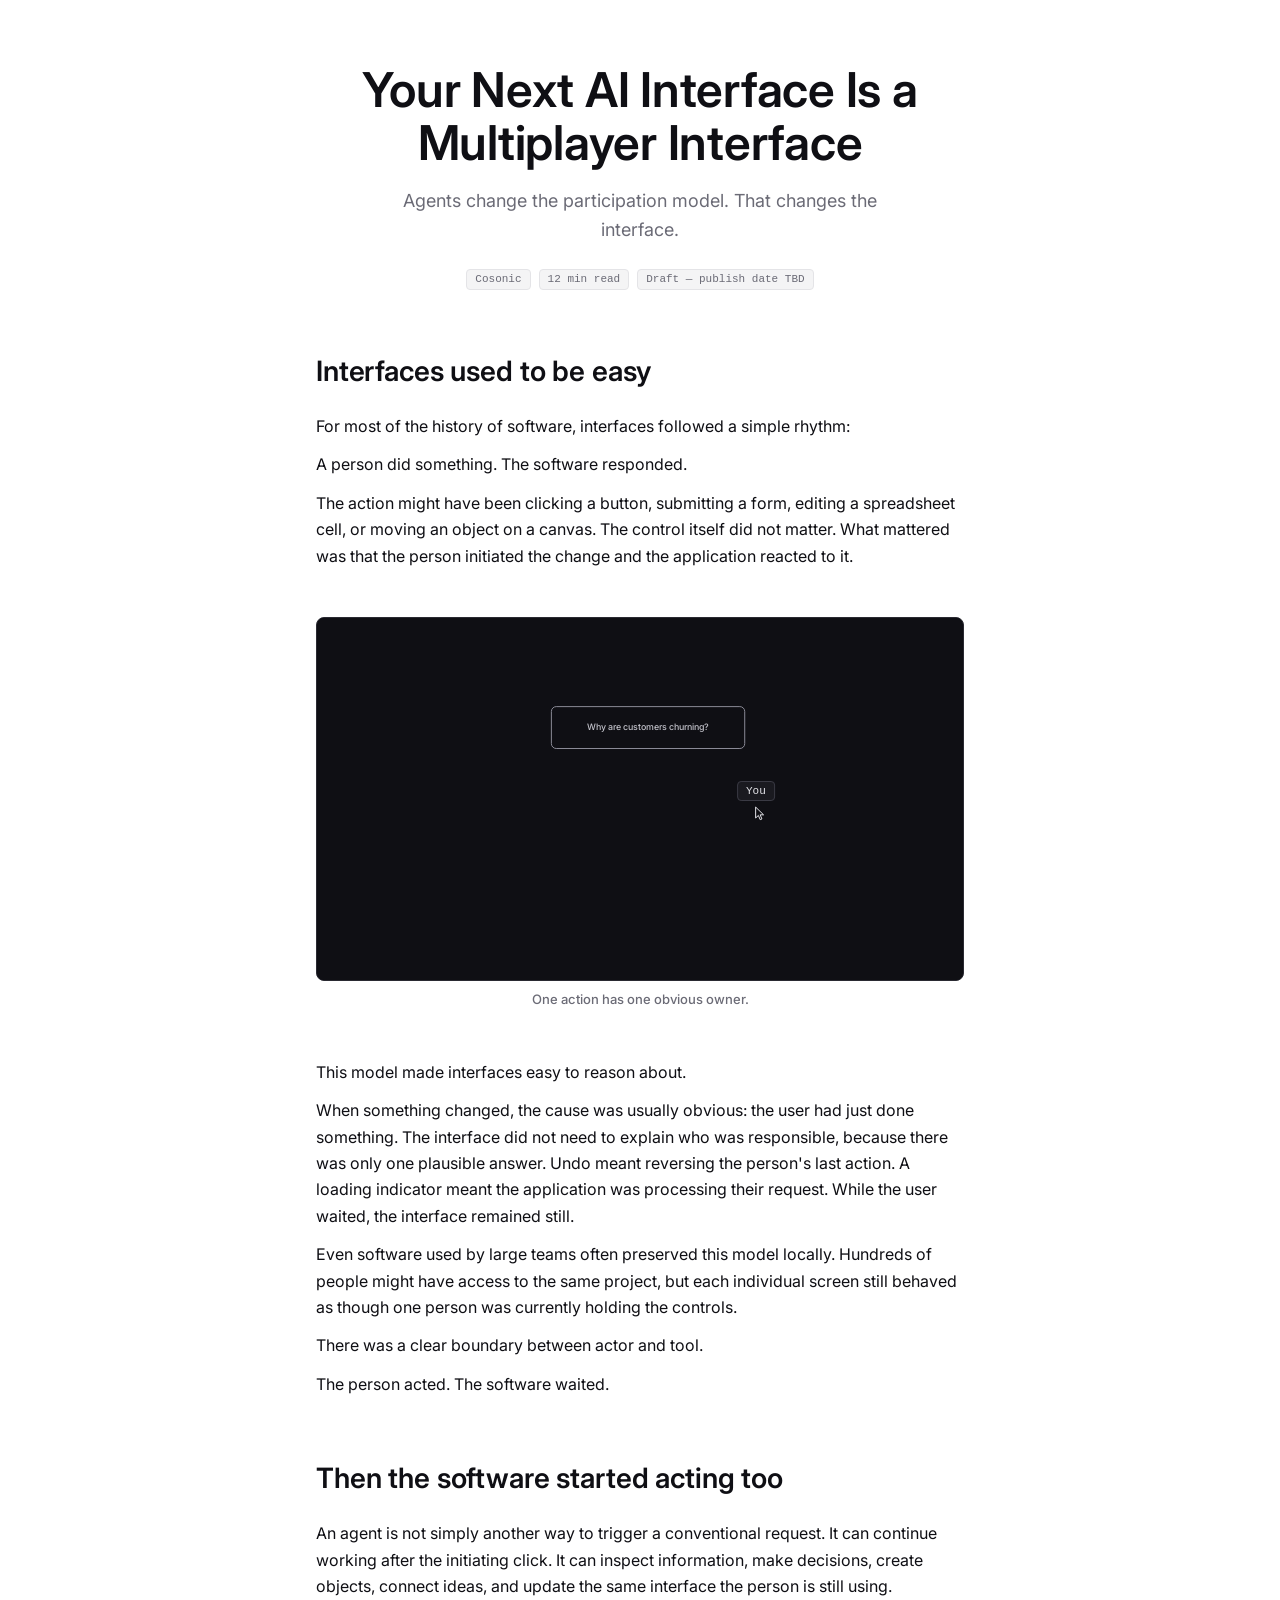
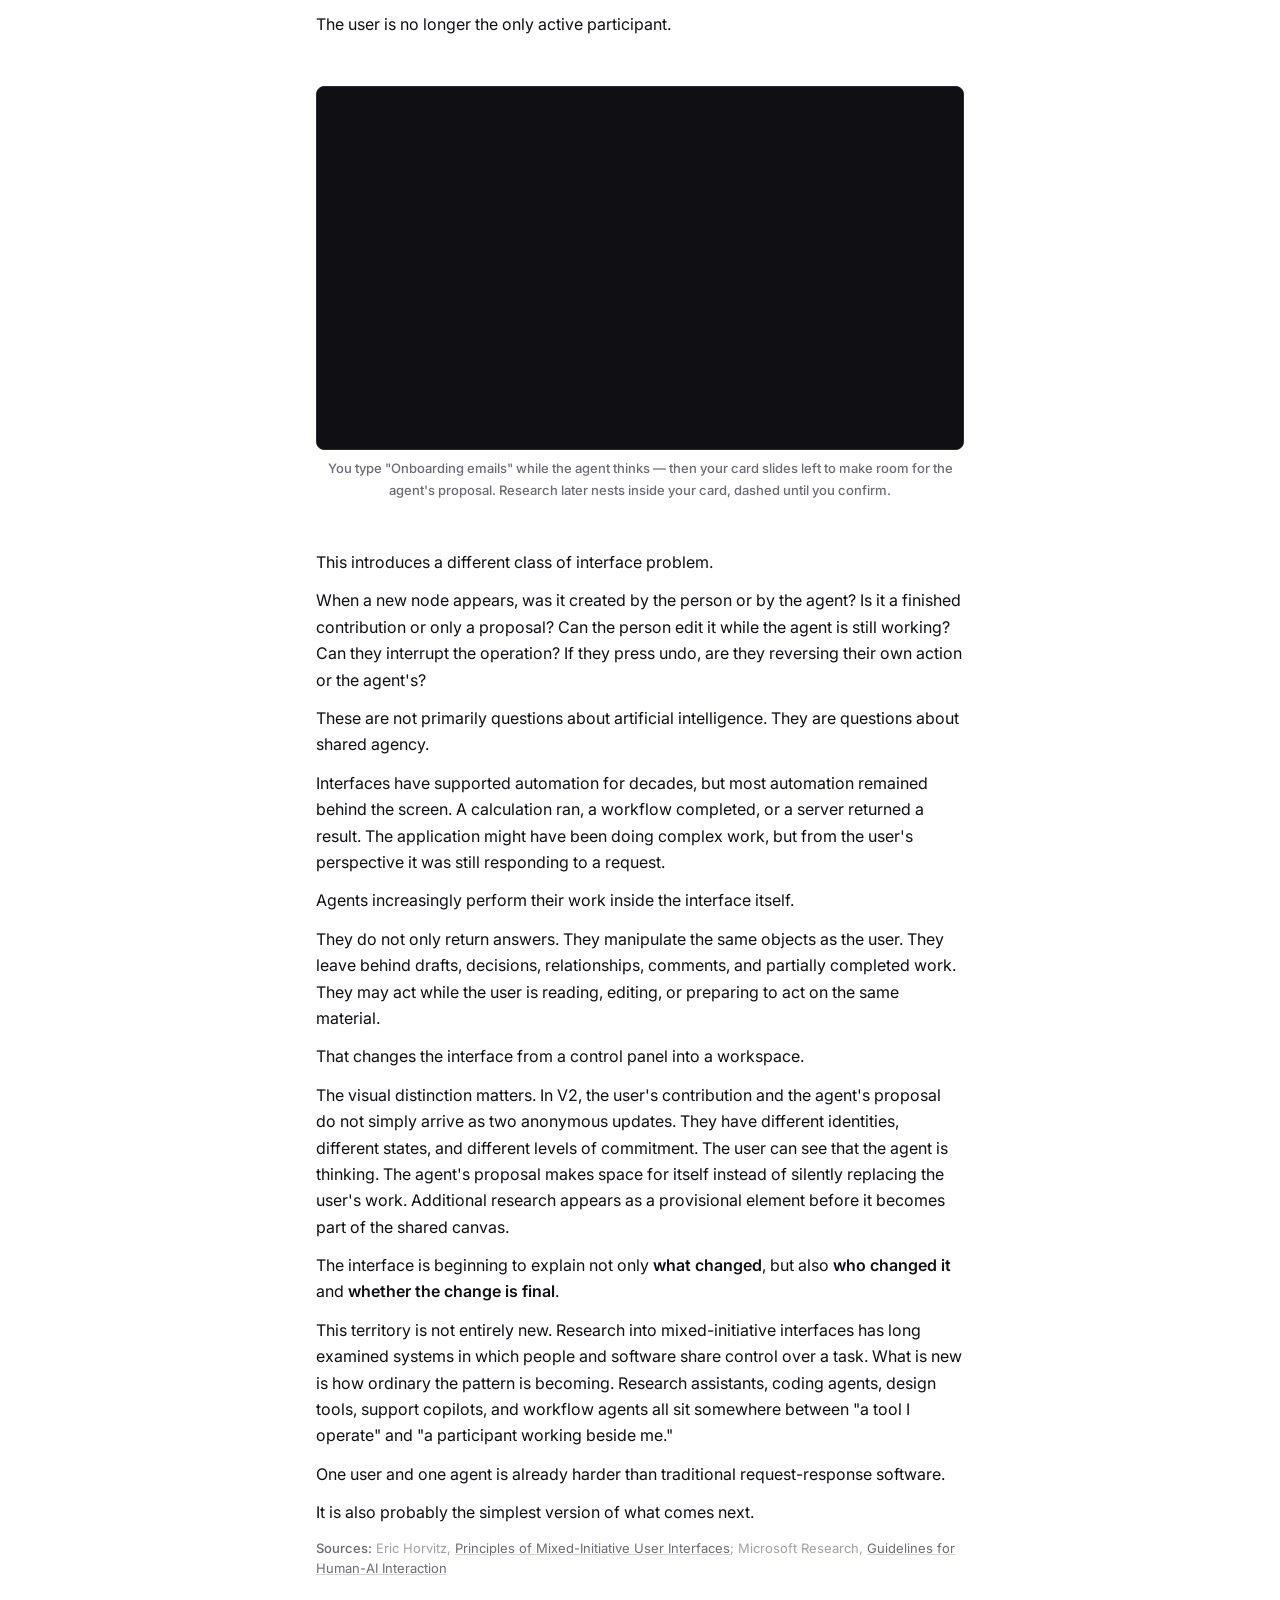
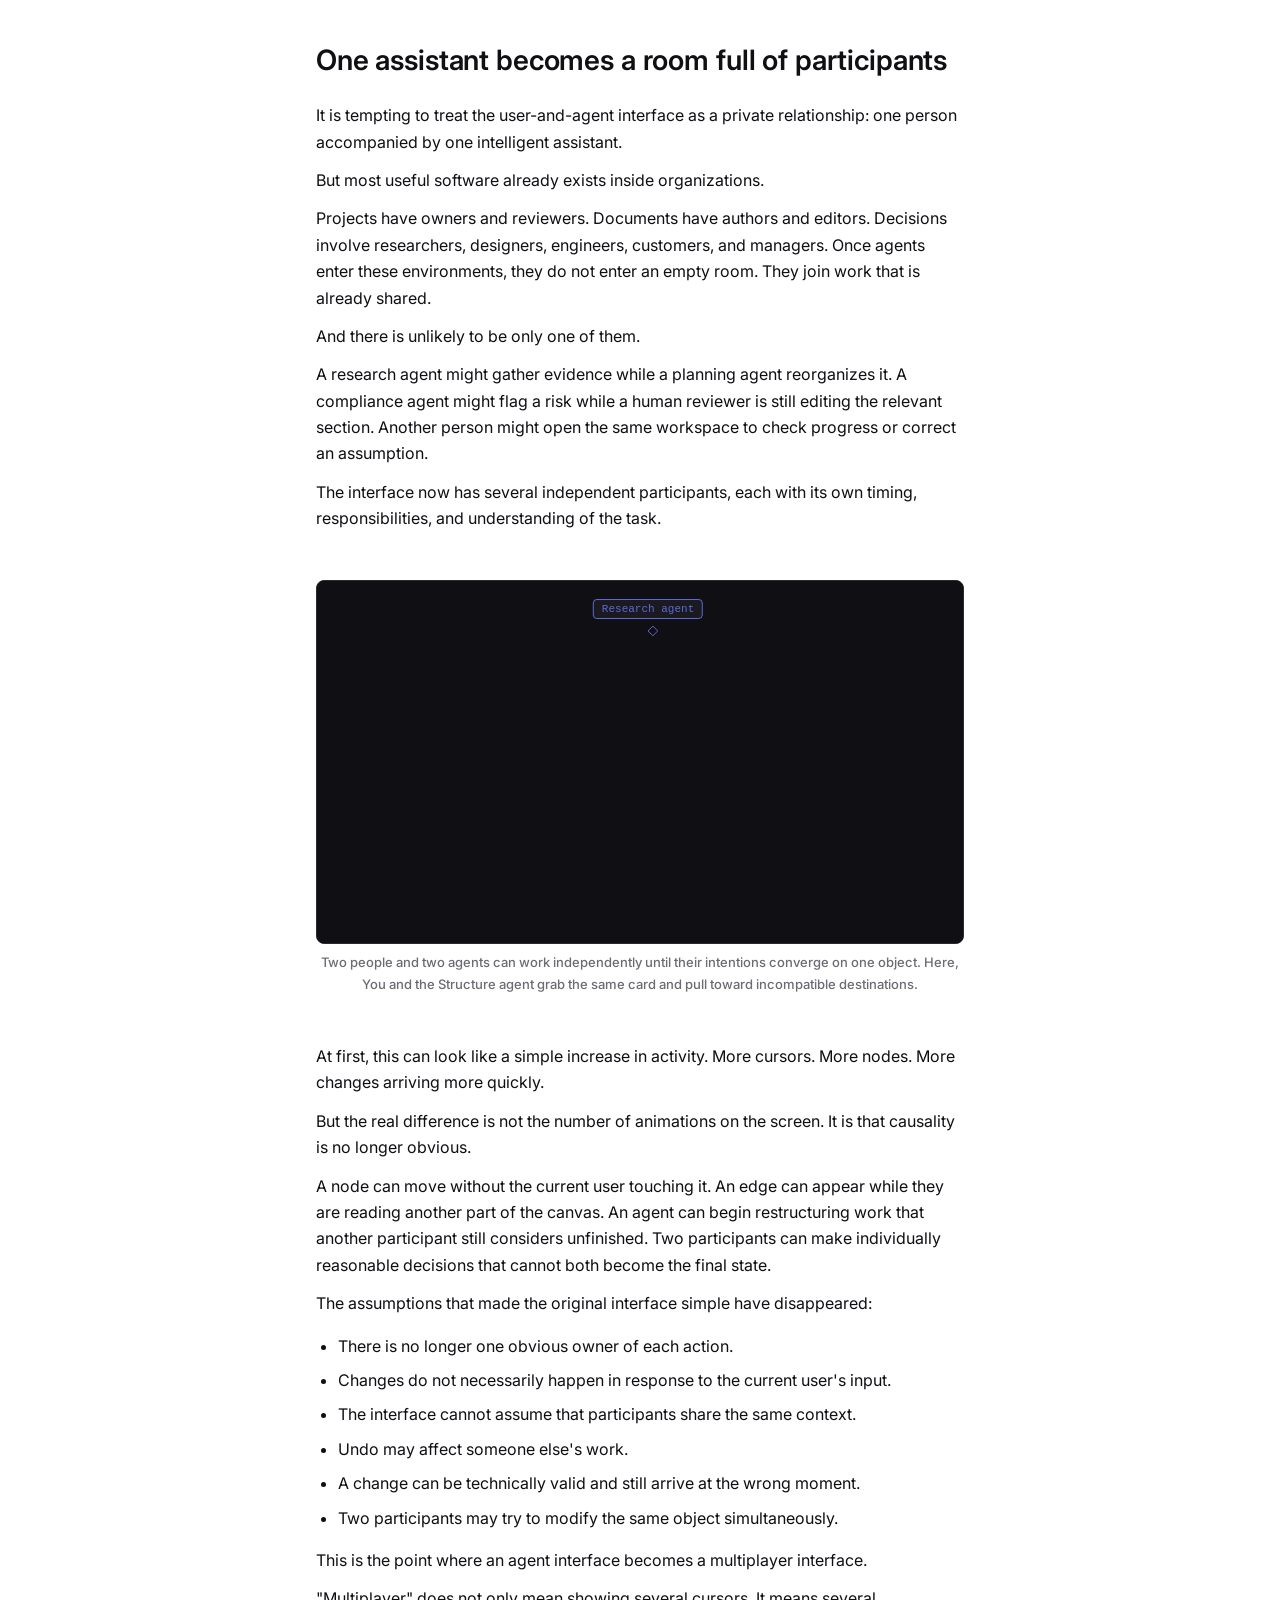
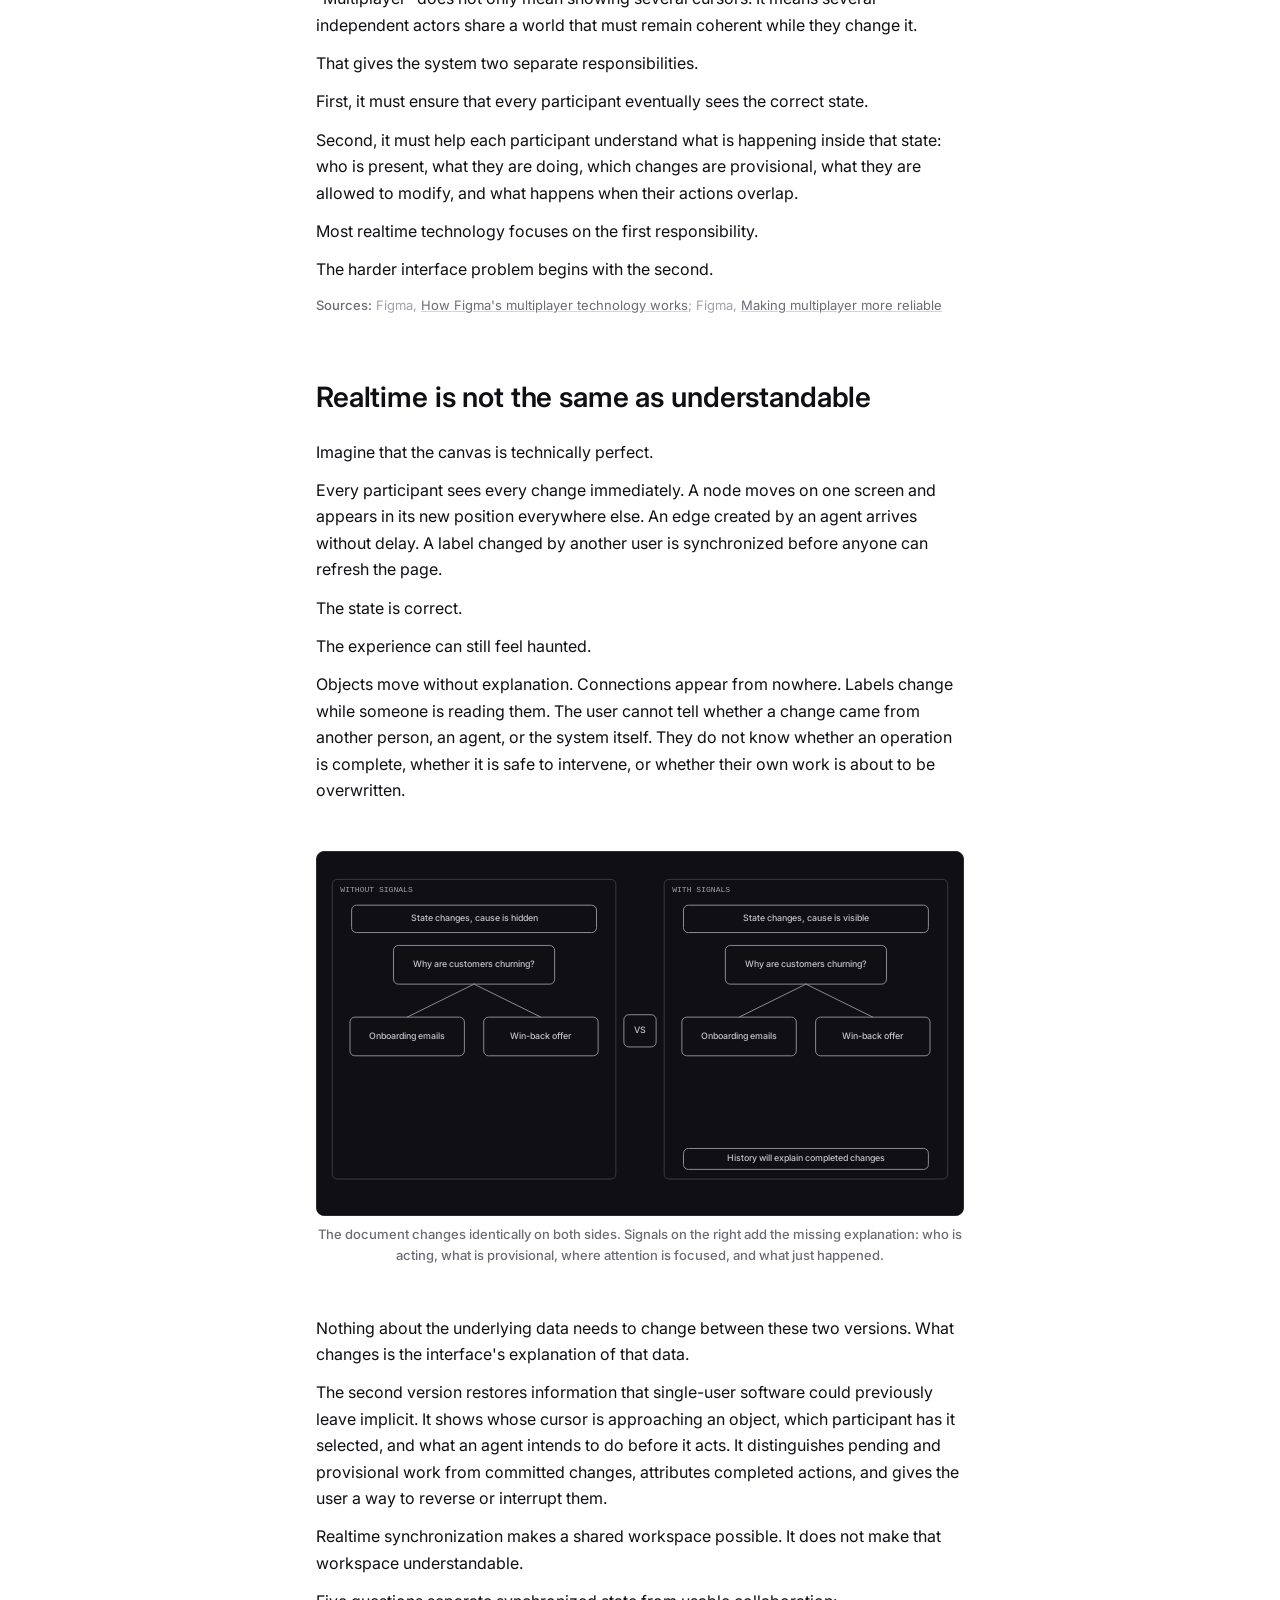
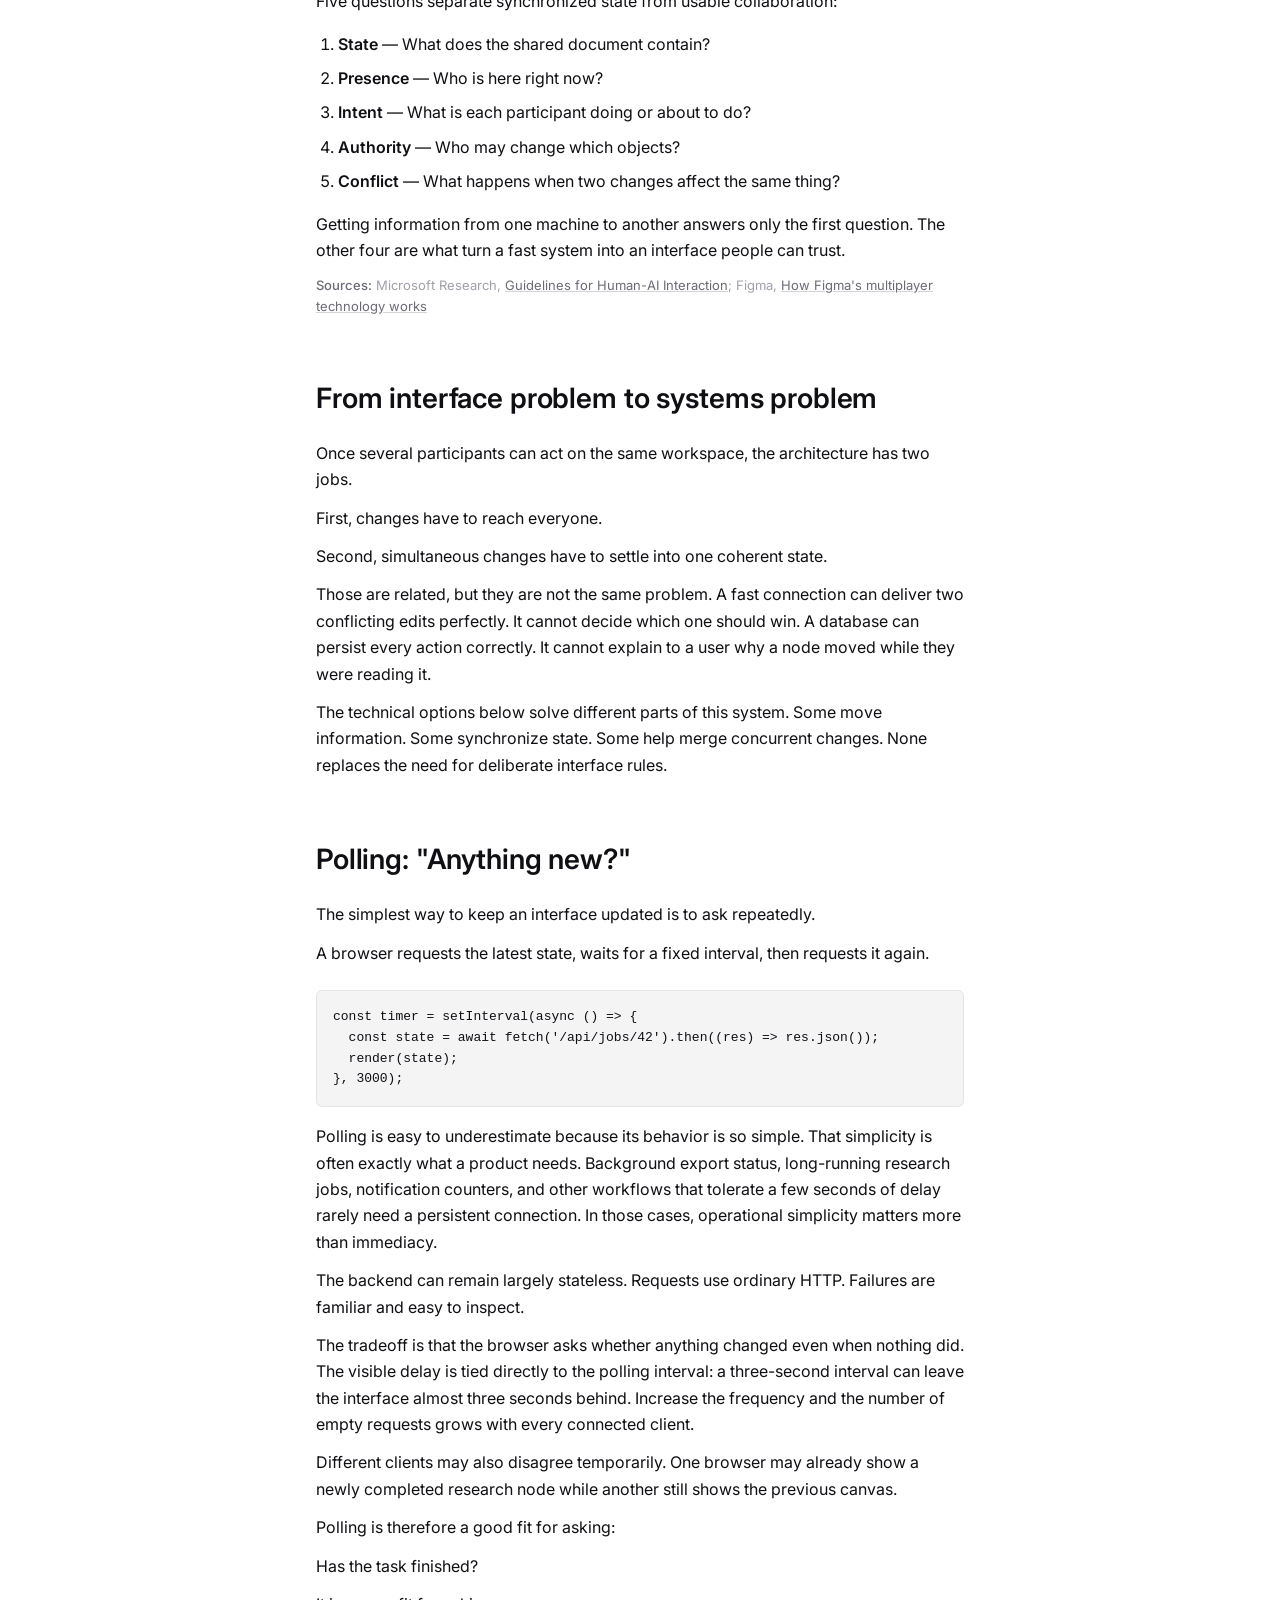
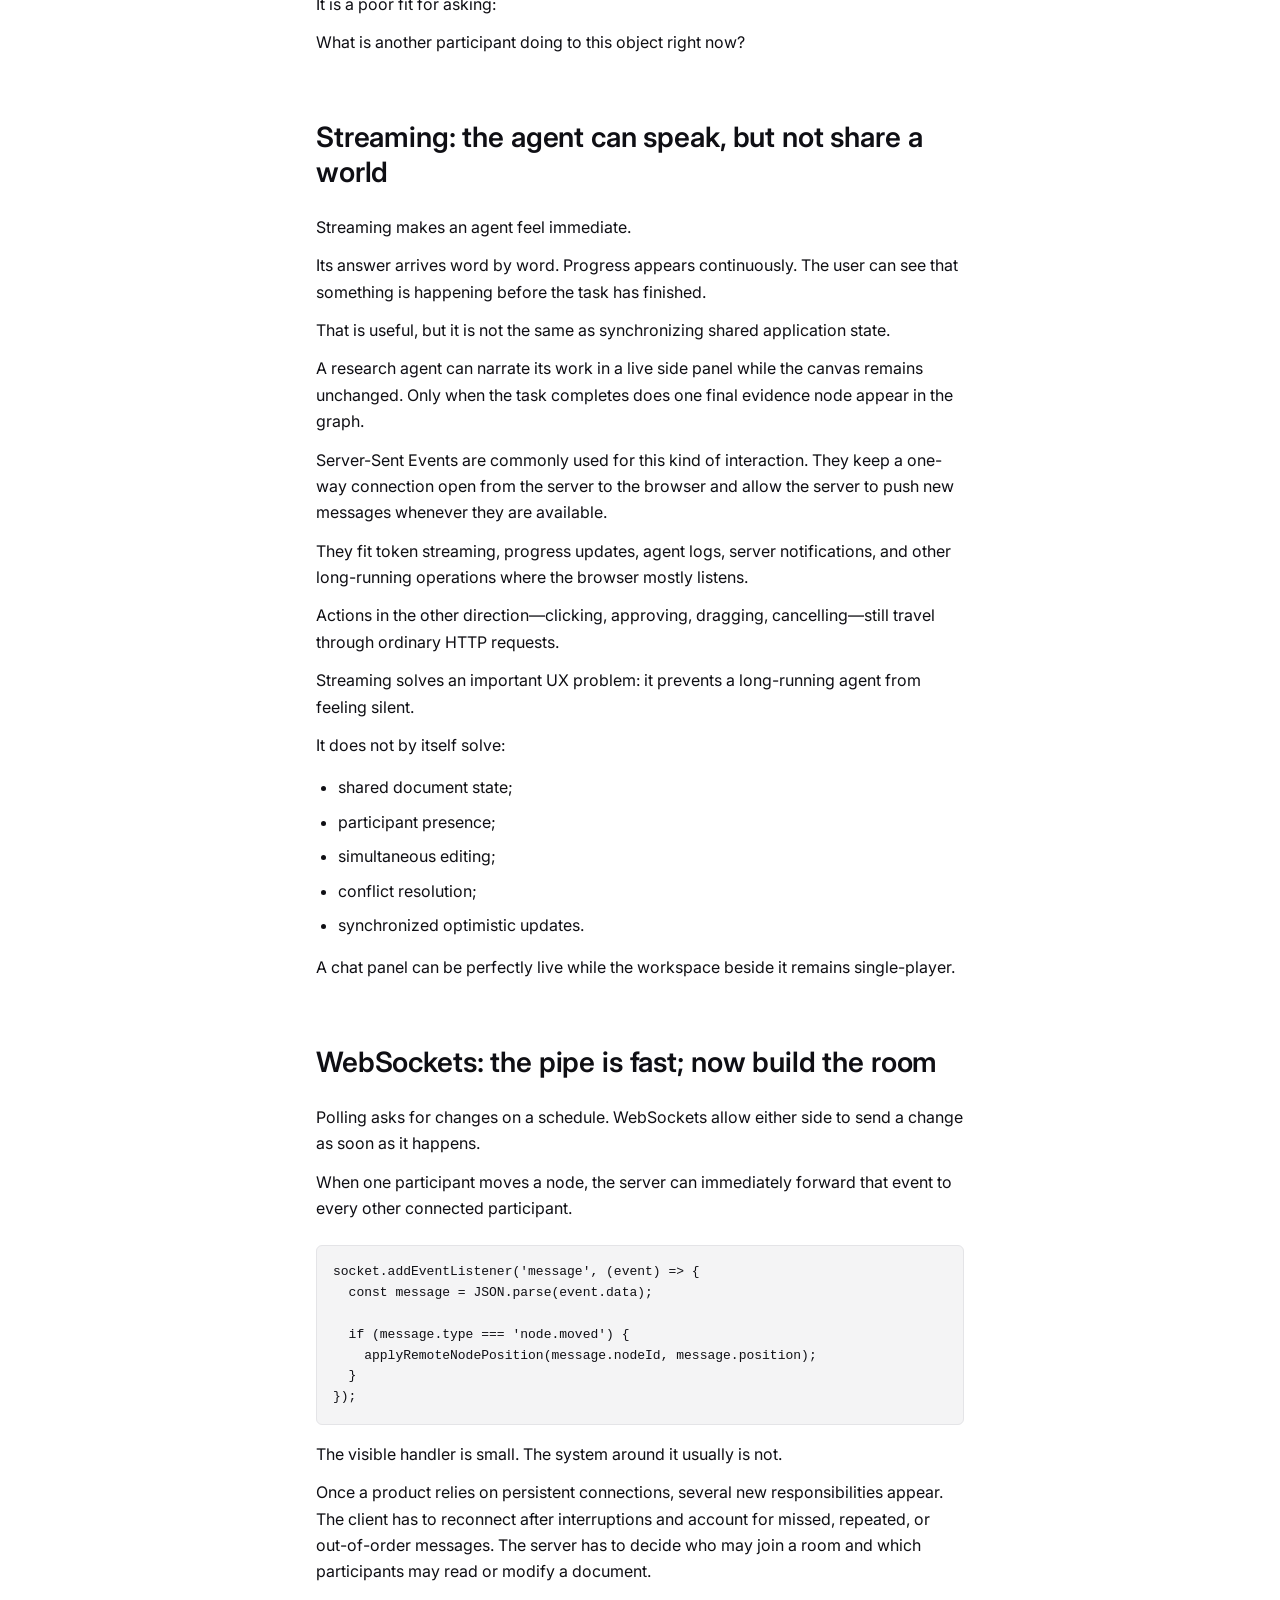
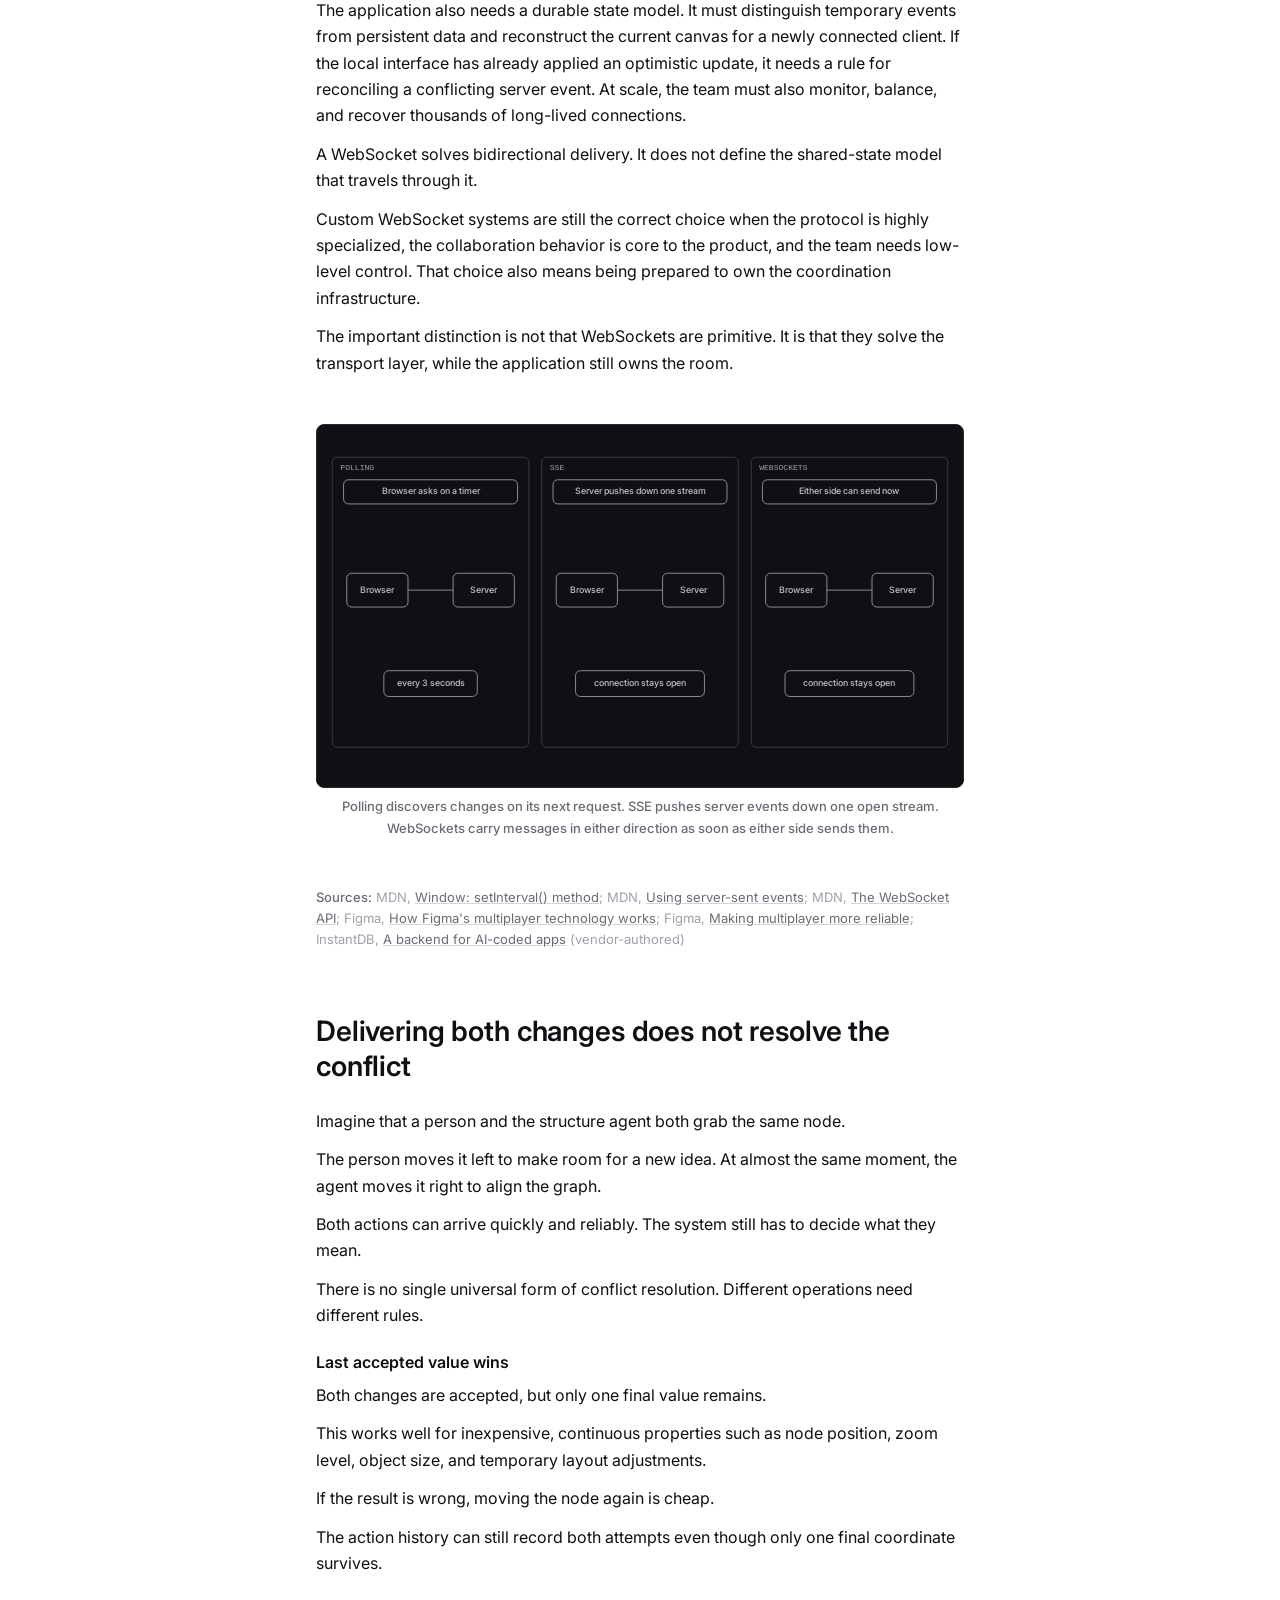
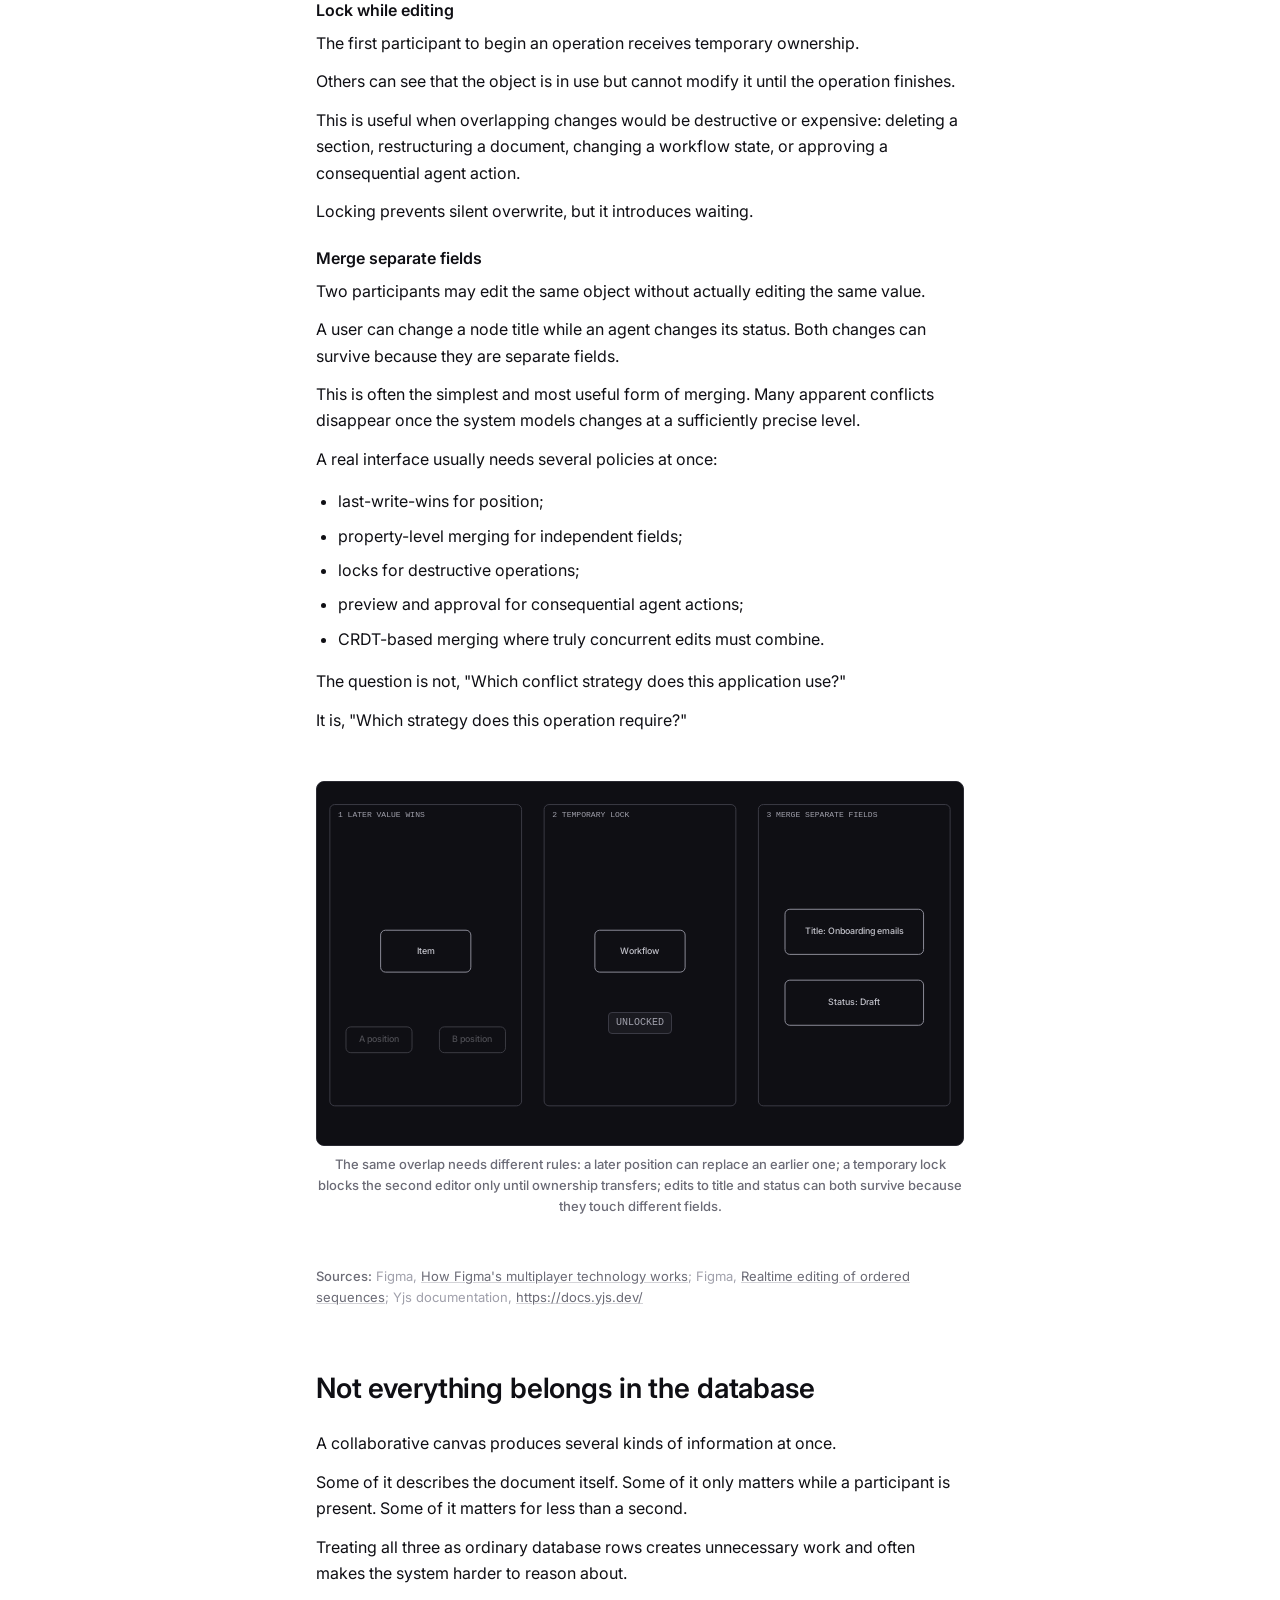
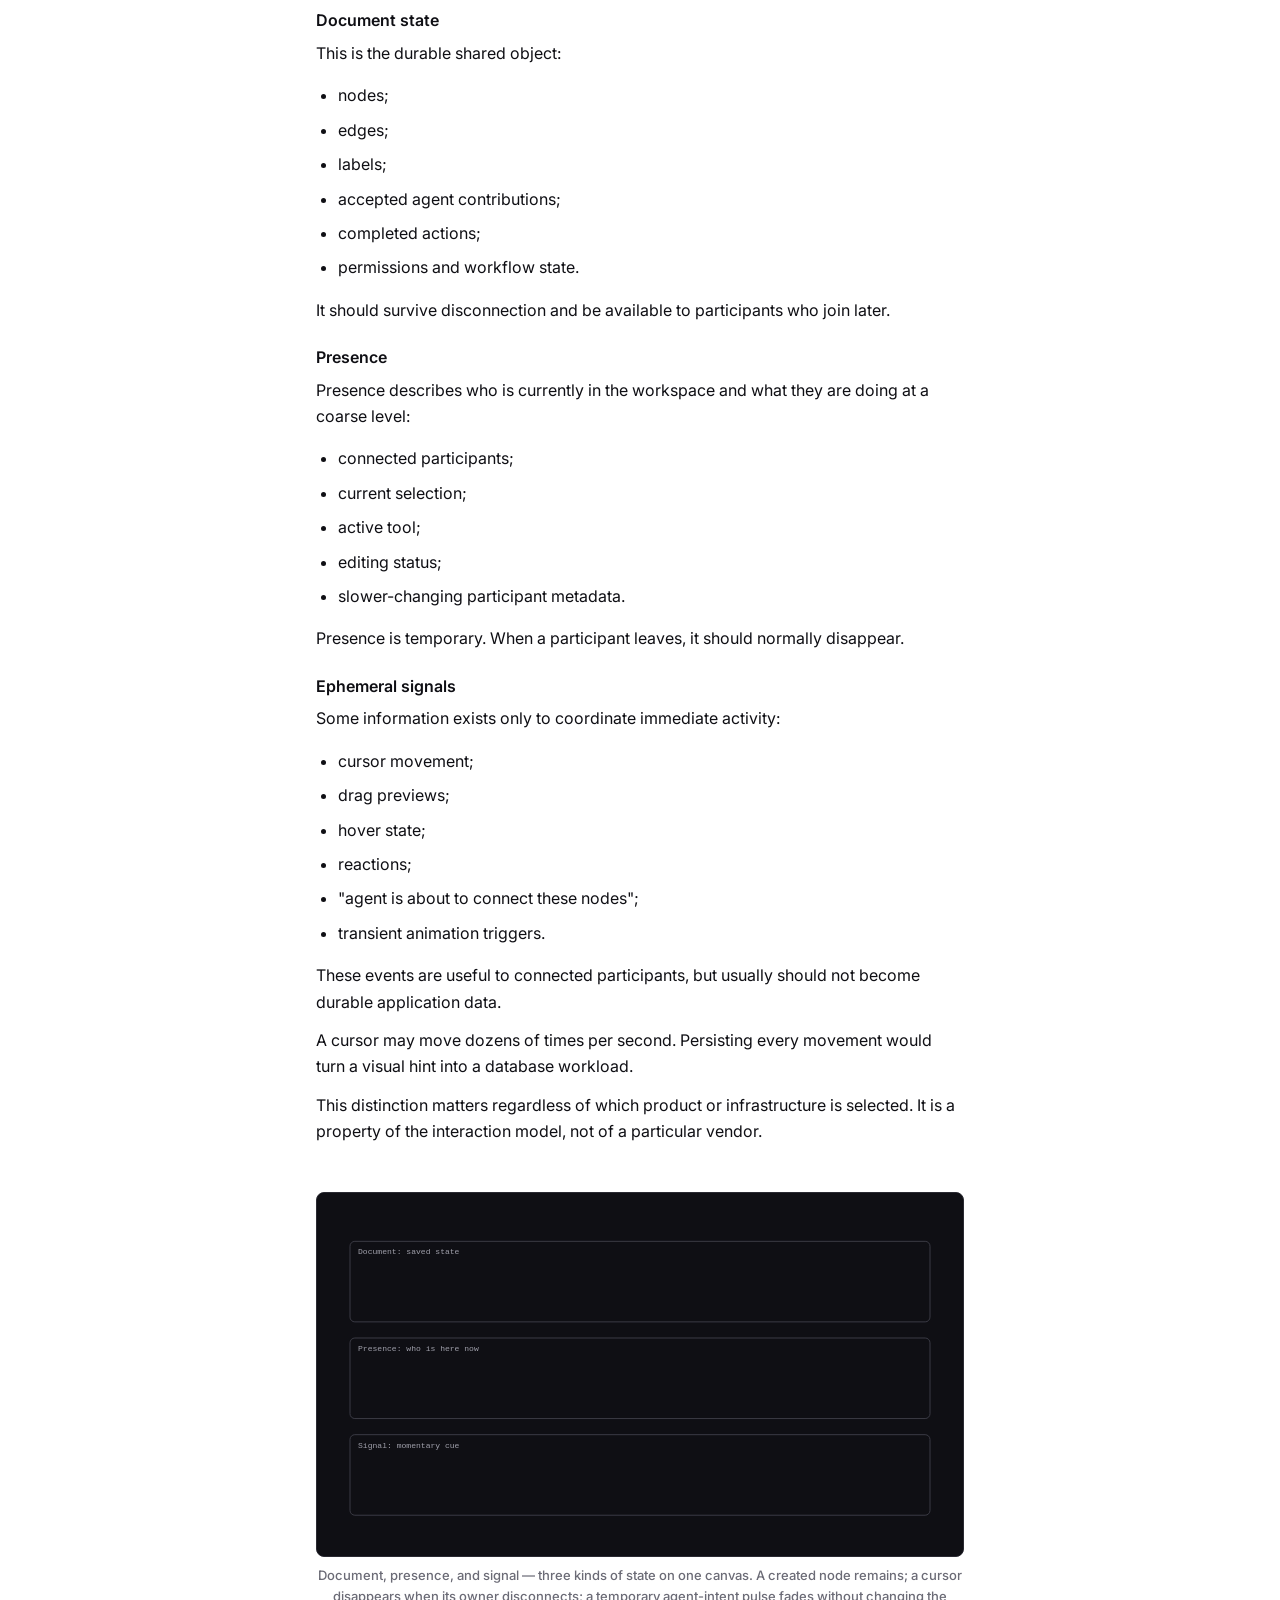
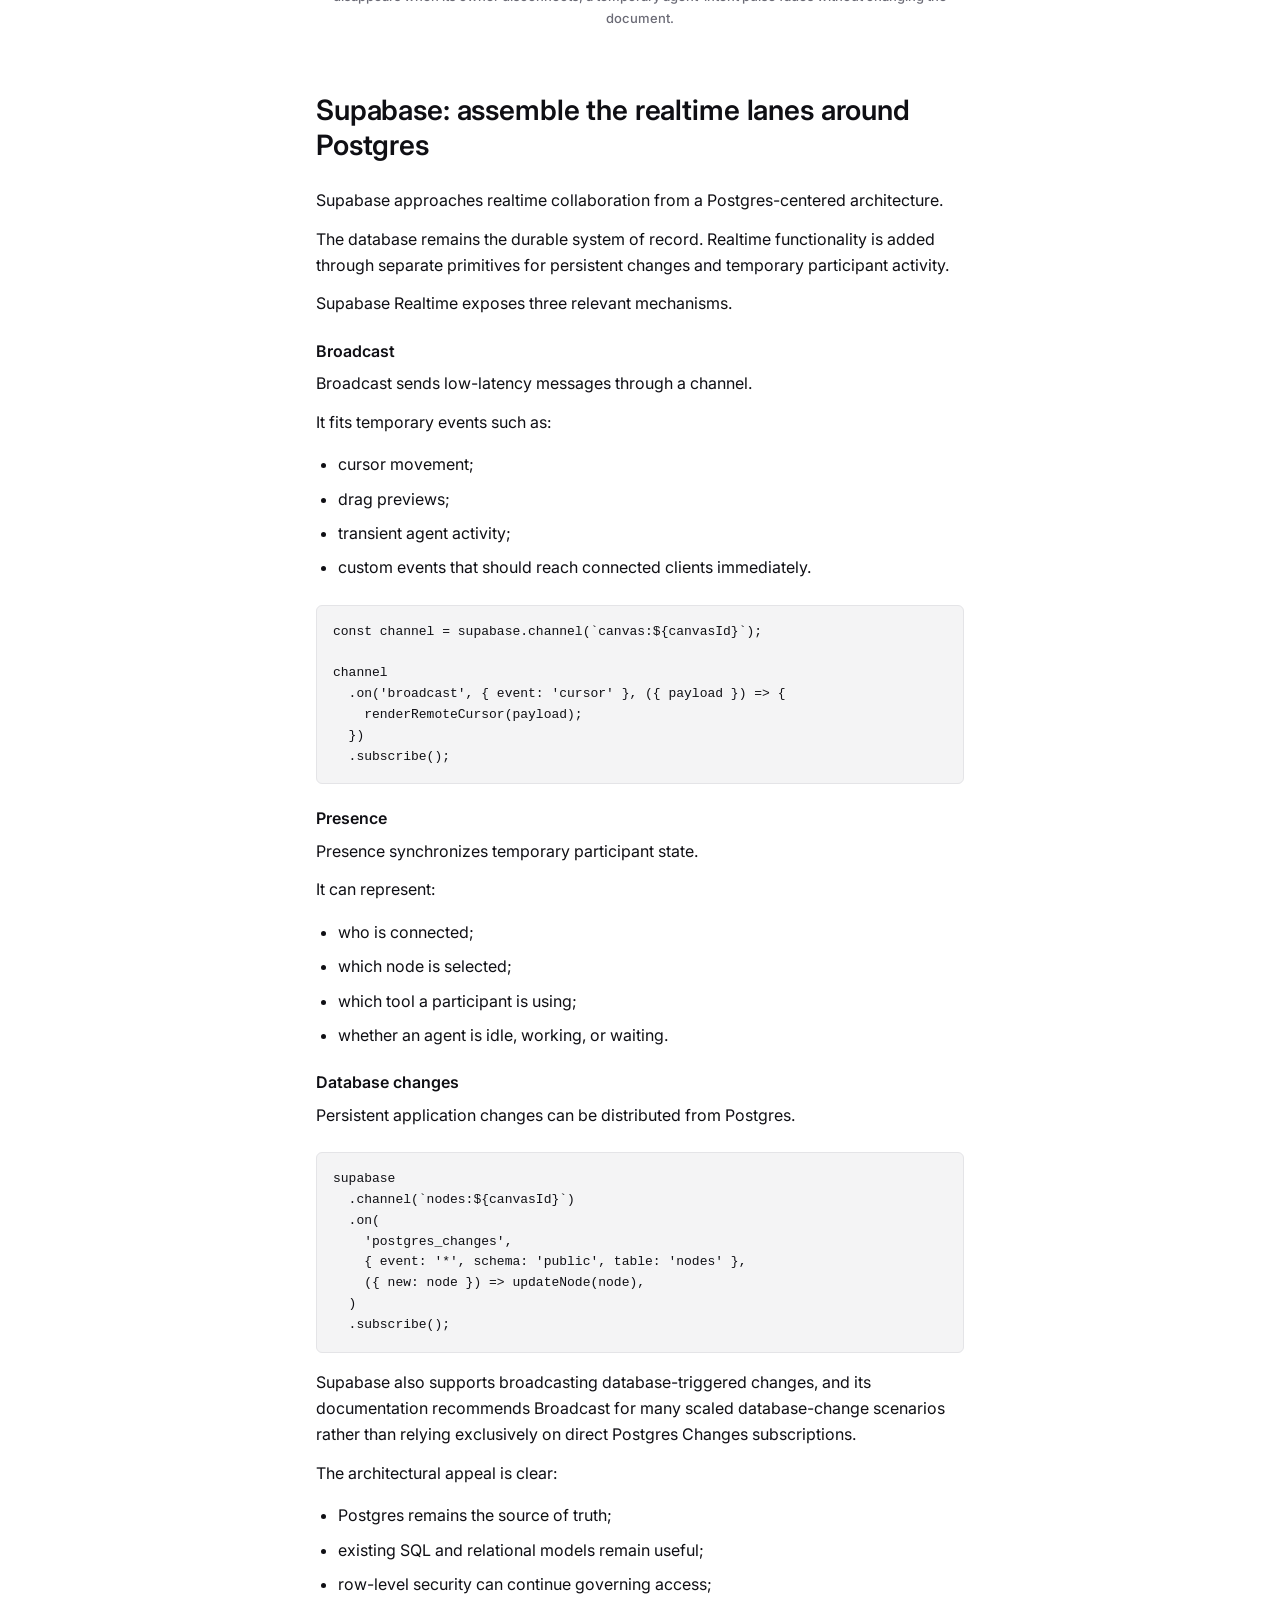
<file: en/index.html>
<!DOCTYPE html>
<html lang="en">
<head>
  <meta charset="UTF-8">
  <meta name="viewport" content="width=device-width, initial-scale=1.0">
  <title>Your Next AI Interface Is a Multiplayer Interface</title>
  <link rel="preconnect" href="https://fonts.googleapis.com">
  <link rel="preconnect" href="https://fonts.gstatic.com" crossorigin>
  <link href="https://fonts.googleapis.com/css2?family=Inter:wght@400;500;600&display=swap" rel="stylesheet">
  <link rel="stylesheet" href="styles.css">
</head>
<body>
  <article id="story">
    <header class="article-header">
      <h1>Your Next AI Interface Is a Multiplayer Interface</h1>
      <p class="subtitle">Agents change the participation model. That changes the interface.</p>
      <div class="byline">
        <span class="chip">Cosonic</span>
        <span class="chip">12 min read</span>
        <span class="chip">Draft — publish date TBD</span>
      </div>
    </header>

    <section id="s1" aria-labelledby="s1-h">
      <h2 id="s1-h">Interfaces used to be easy</h2>
      <p>For most of the history of software, interfaces followed a simple rhythm:</p>
      <p>A person did something. The software responded.</p>
      <p>The action might have been clicking a button, submitting a form, editing a spreadsheet cell, or moving an object on a canvas. The control itself did not matter. What mattered was that the person initiated the change and the application reacted to it.</p>
      <figure class="figure-breakout">
        <div class="animation-container" data-scene="V1" data-theme="dark" data-cursor-tags="boxed"></div>
        <figcaption>One action has one obvious owner.</figcaption>
      </figure>
      <p>This model made interfaces easy to reason about.</p>
      <p>When something changed, the cause was usually obvious: the user had just done something. The interface did not need to explain who was responsible, because there was only one plausible answer. Undo meant reversing the person's last action. A loading indicator meant the application was processing their request. While the user waited, the interface remained still.</p>
      <p>Even software used by large teams often preserved this model locally. Hundreds of people might have access to the same project, but each individual screen still behaved as though one person was currently holding the controls.</p>
      <p>There was a clear boundary between actor and tool.</p>
      <p>The person acted. The software waited.</p>
    </section>

    <section id="s2" aria-labelledby="s2-h">
      <h2 id="s2-h">Then the software started acting too</h2>
      <p>An agent is not simply another way to trigger a conventional request. It can continue working after the initiating click. It can inspect information, make decisions, create objects, connect ideas, and update the same interface the person is still using.</p>
      <p>The user is no longer the only active participant.</p>
      <figure class="figure-breakout">
        <div class="animation-container" data-scene="V2D" data-theme="dark" data-cursor-tags="boxed"></div>
        <figcaption>You type "Onboarding emails" while the agent thinks — then your card slides left to make room for the agent's proposal. Research later nests inside your card, dashed until you confirm.</figcaption>
      </figure>
      <p>This introduces a different class of interface problem.</p>
      <p>When a new node appears, was it created by the person or by the agent? Is it a finished contribution or only a proposal? Can the person edit it while the agent is still working? Can they interrupt the operation? If they press undo, are they reversing their own action or the agent's?</p>
      <p>These are not primarily questions about artificial intelligence. They are questions about shared agency.</p>
      <p>Interfaces have supported automation for decades, but most automation remained behind the screen. A calculation ran, a workflow completed, or a server returned a result. The application might have been doing complex work, but from the user's perspective it was still responding to a request.</p>
      <p>Agents increasingly perform their work inside the interface itself.</p>
      <p>They do not only return answers. They manipulate the same objects as the user. They leave behind drafts, decisions, relationships, comments, and partially completed work. They may act while the user is reading, editing, or preparing to act on the same material.</p>
      <p>That changes the interface from a control panel into a workspace.</p>
      <p>The visual distinction matters. In V2, the user's contribution and the agent's proposal do not simply arrive as two anonymous updates. They have different identities, different states, and different levels of commitment. The user can see that the agent is thinking. The agent's proposal makes space for itself instead of silently replacing the user's work. Additional research appears as a provisional element before it becomes part of the shared canvas.</p>
      <p>The interface is beginning to explain not only <strong>what changed</strong>, but also <strong>who changed it</strong> and <strong>whether the change is final</strong>.</p>
      <p>This territory is not entirely new. Research into mixed-initiative interfaces has long examined systems in which people and software share control over a task. What is new is how ordinary the pattern is becoming. Research assistants, coding agents, design tools, support copilots, and workflow agents all sit somewhere between "a tool I operate" and "a participant working beside me."</p>
      <p>One user and one agent is already harder than traditional request-response software.</p>
      <p>It is also probably the simplest version of what comes next.</p>
      <p class="sources"><strong>Sources:</strong> Eric Horvitz, <a href="https://www.microsoft.com/en-us/research/publication/principles-mixed-initiative-user-interfaces/">Principles of Mixed-Initiative User Interfaces</a>; Microsoft Research, <a href="https://www.microsoft.com/en-us/research/project/guidelines-for-human-ai-interaction/">Guidelines for Human-AI Interaction</a></p>
    </section>

    <section id="s3" aria-labelledby="s3-h">
      <h2 id="s3-h">One assistant becomes a room full of participants</h2>
      <p>It is tempting to treat the user-and-agent interface as a private relationship: one person accompanied by one intelligent assistant.</p>
      <p>But most useful software already exists inside organizations.</p>
      <p>Projects have owners and reviewers. Documents have authors and editors. Decisions involve researchers, designers, engineers, customers, and managers. Once agents enter these environments, they do not enter an empty room. They join work that is already shared.</p>
      <p>And there is unlikely to be only one of them.</p>
      <p>A research agent might gather evidence while a planning agent reorganizes it. A compliance agent might flag a risk while a human reviewer is still editing the relevant section. Another person might open the same workspace to check progress or correct an assumption.</p>
      <p>The interface now has several independent participants, each with its own timing, responsibilities, and understanding of the task.</p>
      <figure class="figure-breakout">
        <div class="animation-container" data-scene="V3" data-theme="dark" data-cursor-tags="boxed"></div>
        <figcaption>Two people and two agents can work independently until their intentions converge on one object. Here, You and the Structure agent grab the same card and pull toward incompatible destinations.</figcaption>
      </figure>
      <p>At first, this can look like a simple increase in activity. More cursors. More nodes. More changes arriving more quickly.</p>
      <p>But the real difference is not the number of animations on the screen. It is that causality is no longer obvious.</p>
      <p>A node can move without the current user touching it. An edge can appear while they are reading another part of the canvas. An agent can begin restructuring work that another participant still considers unfinished. Two participants can make individually reasonable decisions that cannot both become the final state.</p>
      <p>The assumptions that made the original interface simple have disappeared:</p>
      <ul>
        <li>There is no longer one obvious owner of each action.</li>
        <li>Changes do not necessarily happen in response to the current user's input.</li>
        <li>The interface cannot assume that participants share the same context.</li>
        <li>Undo may affect someone else's work.</li>
        <li>A change can be technically valid and still arrive at the wrong moment.</li>
        <li>Two participants may try to modify the same object simultaneously.</li>
      </ul>
      <p>This is the point where an agent interface becomes a multiplayer interface.</p>
      <p>"Multiplayer" does not only mean showing several cursors. It means several independent actors share a world that must remain coherent while they change it.</p>
      <p>That gives the system two separate responsibilities.</p>
      <p>First, it must ensure that every participant eventually sees the correct state.</p>
      <p>Second, it must help each participant understand what is happening inside that state: who is present, what they are doing, which changes are provisional, what they are allowed to modify, and what happens when their actions overlap.</p>
      <p>Most realtime technology focuses on the first responsibility.</p>
      <p>The harder interface problem begins with the second.</p>
      <p class="sources"><strong>Sources:</strong> Figma, <a href="https://www.figma.com/blog/how-figmas-multiplayer-technology-works/">How Figma's multiplayer technology works</a>; Figma, <a href="https://www.figma.com/blog/making-multiplayer-more-reliable/">Making multiplayer more reliable</a></p>
    </section>

    <section id="s4" aria-labelledby="s4-h">
      <h2 id="s4-h">Realtime is not the same as understandable</h2>
      <p>Imagine that the canvas is technically perfect.</p>
      <p>Every participant sees every change immediately. A node moves on one screen and appears in its new position everywhere else. An edge created by an agent arrives without delay. A label changed by another user is synchronized before anyone can refresh the page.</p>
      <p>The state is correct.</p>
      <p>The experience can still feel haunted.</p>
      <p>Objects move without explanation. Connections appear from nowhere. Labels change while someone is reading them. The user cannot tell whether a change came from another person, an agent, or the system itself. They do not know whether an operation is complete, whether it is safe to intervene, or whether their own work is about to be overwritten.</p>
      <figure class="figure-breakout">
        <div class="animation-container" data-scene="V4" data-theme="dark" data-cursor-tags="boxed"></div>
        <figcaption>The document changes identically on both sides. Signals on the right add the missing explanation: who is acting, what is provisional, where attention is focused, and what just happened.</figcaption>
      </figure>
      <p>Nothing about the underlying data needs to change between these two versions. What changes is the interface's explanation of that data.</p>
      <p>The second version restores information that single-user software could previously leave implicit. It shows whose cursor is approaching an object, which participant has it selected, and what an agent intends to do before it acts. It distinguishes pending and provisional work from committed changes, attributes completed actions, and gives the user a way to reverse or interrupt them.</p>
      <p>Realtime synchronization makes a shared workspace possible. It does not make that workspace understandable.</p>
      <p>Five questions separate synchronized state from usable collaboration:</p>
      <ol>
        <li><strong>State</strong> — What does the shared document contain?</li>
        <li><strong>Presence</strong> — Who is here right now?</li>
        <li><strong>Intent</strong> — What is each participant doing or about to do?</li>
        <li><strong>Authority</strong> — Who may change which objects?</li>
        <li><strong>Conflict</strong> — What happens when two changes affect the same thing?</li>
      </ol>
      <p>Getting information from one machine to another answers only the first question. The other four are what turn a fast system into an interface people can trust.</p>
      <p class="sources"><strong>Sources:</strong> Microsoft Research, <a href="https://www.microsoft.com/en-us/research/project/guidelines-for-human-ai-interaction/">Guidelines for Human-AI Interaction</a>; Figma, <a href="https://www.figma.com/blog/how-figmas-multiplayer-technology-works/">How Figma's multiplayer technology works</a></p>
    </section>

    <section id="s5" aria-labelledby="s5-h">
      <h2 id="s5-h">From interface problem to systems problem</h2>
      <p>Once several participants can act on the same workspace, the architecture has two jobs.</p>
      <p>First, changes have to reach everyone.</p>
      <p>Second, simultaneous changes have to settle into one coherent state.</p>
      <p>Those are related, but they are not the same problem. A fast connection can deliver two conflicting edits perfectly. It cannot decide which one should win. A database can persist every action correctly. It cannot explain to a user why a node moved while they were reading it.</p>
      <p>The technical options below solve different parts of this system. Some move information. Some synchronize state. Some help merge concurrent changes. None replaces the need for deliberate interface rules.</p>
    </section>

    <section id="s6" aria-labelledby="s6-h">
      <h2 id="s6-h">Polling: "Anything new?"</h2>
      <p>The simplest way to keep an interface updated is to ask repeatedly.</p>
      <p>A browser requests the latest state, waits for a fixed interval, then requests it again.</p>
      <pre><code>const timer = setInterval(async () => {
  const state = await fetch('/api/jobs/42').then((res) => res.json());
  render(state);
}, 3000);</code></pre>
      <p>Polling is easy to underestimate because its behavior is so simple. That simplicity is often exactly what a product needs. Background export status, long-running research jobs, notification counters, and other workflows that tolerate a few seconds of delay rarely need a persistent connection. In those cases, operational simplicity matters more than immediacy.</p>
      <p>The backend can remain largely stateless. Requests use ordinary HTTP. Failures are familiar and easy to inspect.</p>
      <p>The tradeoff is that the browser asks whether anything changed even when nothing did. The visible delay is tied directly to the polling interval: a three-second interval can leave the interface almost three seconds behind. Increase the frequency and the number of empty requests grows with every connected client.</p>
      <p>Different clients may also disagree temporarily. One browser may already show a newly completed research node while another still shows the previous canvas.</p>
      <p>Polling is therefore a good fit for asking:</p>
      <p class="callout">Has the task finished?</p>
      <p>It is a poor fit for asking:</p>
      <p class="callout">What is another participant doing to this object right now?</p>
    </section>

    <section id="s7" aria-labelledby="s7-h">
      <h2 id="s7-h">Streaming: the agent can speak, but not share a world</h2>
      <p>Streaming makes an agent feel immediate.</p>
      <p>Its answer arrives word by word. Progress appears continuously. The user can see that something is happening before the task has finished.</p>
      <p>That is useful, but it is not the same as synchronizing shared application state.</p>
      <p>A research agent can narrate its work in a live side panel while the canvas remains unchanged. Only when the task completes does one final evidence node appear in the graph.</p>
      <p>Server-Sent Events are commonly used for this kind of interaction. They keep a one-way connection open from the server to the browser and allow the server to push new messages whenever they are available.</p>
      <p>They fit token streaming, progress updates, agent logs, server notifications, and other long-running operations where the browser mostly listens.</p>
      <p>Actions in the other direction—clicking, approving, dragging, cancelling—still travel through ordinary HTTP requests.</p>
      <p>Streaming solves an important UX problem: it prevents a long-running agent from feeling silent.</p>
      <p>It does not by itself solve:</p>
      <ul>
        <li>shared document state;</li>
        <li>participant presence;</li>
        <li>simultaneous editing;</li>
        <li>conflict resolution;</li>
        <li>synchronized optimistic updates.</li>
      </ul>
      <p>A chat panel can be perfectly live while the workspace beside it remains single-player.</p>
    </section>

    <section id="s8" aria-labelledby="s8-h">
      <h2 id="s8-h">WebSockets: the pipe is fast; now build the room</h2>
      <p>Polling asks for changes on a schedule. WebSockets allow either side to send a change as soon as it happens.</p>
      <p>When one participant moves a node, the server can immediately forward that event to every other connected participant.</p>
      <pre><code>socket.addEventListener('message', (event) => {
  const message = JSON.parse(event.data);

  if (message.type === 'node.moved') {
    applyRemoteNodePosition(message.nodeId, message.position);
  }
});</code></pre>
      <p>The visible handler is small. The system around it usually is not.</p>
      <p>Once a product relies on persistent connections, several new responsibilities appear. The client has to reconnect after interruptions and account for missed, repeated, or out-of-order messages. The server has to decide who may join a room and which participants may read or modify a document.</p>
      <p>The application also needs a durable state model. It must distinguish temporary events from persistent data and reconstruct the current canvas for a newly connected client. If the local interface has already applied an optimistic update, it needs a rule for reconciling a conflicting server event. At scale, the team must also monitor, balance, and recover thousands of long-lived connections.</p>
      <p>A WebSocket solves bidirectional delivery. It does not define the shared-state model that travels through it.</p>
      <p>Custom WebSocket systems are still the correct choice when the protocol is highly specialized, the collaboration behavior is core to the product, and the team needs low-level control. That choice also means being prepared to own the coordination infrastructure.</p>
      <p>The important distinction is not that WebSockets are primitive. It is that they solve the transport layer, while the application still owns the room.</p>
      <figure class="figure-breakout">
        <div class="animation-container" data-scene="D1" data-theme="dark" data-cursor-tags="boxed"></div>
        <figcaption>Polling discovers changes on its next request. SSE pushes server events down one open stream. WebSockets carry messages in either direction as soon as either side sends them.</figcaption>
      </figure>
      <p class="sources"><strong>Sources:</strong> MDN, <a href="https://developer.mozilla.org/en-US/docs/Web/API/Window/setInterval">Window: setInterval() method</a>; MDN, <a href="https://developer.mozilla.org/en-US/docs/Web/API/Server-sent_events/Using_server-sent_events">Using server-sent events</a>; MDN, <a href="https://developer.mozilla.org/en-US/docs/Web/API/WebSockets_API">The WebSocket API</a>; Figma, <a href="https://www.figma.com/blog/how-figmas-multiplayer-technology-works/">How Figma's multiplayer technology works</a>; Figma, <a href="https://www.figma.com/blog/making-multiplayer-more-reliable/">Making multiplayer more reliable</a>; InstantDB, <a href="https://www.instantdb.com/essays/architecture">A backend for AI-coded apps</a> (vendor-authored)</p>
    </section>

    <section id="s9" aria-labelledby="s9-h">
      <h2 id="s9-h">Delivering both changes does not resolve the conflict</h2>
      <p>Imagine that a person and the structure agent both grab the same node.</p>
      <p>The person moves it left to make room for a new idea. At almost the same moment, the agent moves it right to align the graph.</p>
      <p>Both actions can arrive quickly and reliably. The system still has to decide what they mean.</p>
      <p>There is no single universal form of conflict resolution. Different operations need different rules.</p>
      <h3>Last accepted value wins</h3>
      <p>Both changes are accepted, but only one final value remains.</p>
      <p>This works well for inexpensive, continuous properties such as node position, zoom level, object size, and temporary layout adjustments.</p>
      <p>If the result is wrong, moving the node again is cheap.</p>
      <p>The action history can still record both attempts even though only one final coordinate survives.</p>
      <h3>Lock while editing</h3>
      <p>The first participant to begin an operation receives temporary ownership.</p>
      <p>Others can see that the object is in use but cannot modify it until the operation finishes.</p>
      <p>This is useful when overlapping changes would be destructive or expensive: deleting a section, restructuring a document, changing a workflow state, or approving a consequential agent action.</p>
      <p>Locking prevents silent overwrite, but it introduces waiting.</p>
      <h3>Merge separate fields</h3>
      <p>Two participants may edit the same object without actually editing the same value.</p>
      <p>A user can change a node title while an agent changes its status. Both changes can survive because they are separate fields.</p>
      <p>This is often the simplest and most useful form of merging. Many apparent conflicts disappear once the system models changes at a sufficiently precise level.</p>
      <p>A real interface usually needs several policies at once:</p>
      <ul>
        <li>last-write-wins for position;</li>
        <li>property-level merging for independent fields;</li>
        <li>locks for destructive operations;</li>
        <li>preview and approval for consequential agent actions;</li>
        <li>CRDT-based merging where truly concurrent edits must combine.</li>
      </ul>
      <p>The question is not, "Which conflict strategy does this application use?"</p>
      <p>It is, "Which strategy does this operation require?"</p>
      <figure class="figure-breakout">
        <div class="animation-container" data-scene="D2" data-theme="dark" data-cursor-tags="boxed"></div>
        <figcaption>The same overlap needs different rules: a later position can replace an earlier one; a temporary lock blocks the second editor only until ownership transfers; edits to title and status can both survive because they touch different fields.</figcaption>
      </figure>
      <p class="sources"><strong>Sources:</strong> Figma, <a href="https://www.figma.com/blog/how-figmas-multiplayer-technology-works/">How Figma's multiplayer technology works</a>; Figma, <a href="https://www.figma.com/blog/realtime-editing-of-ordered-sequences/">Realtime editing of ordered sequences</a>; Yjs documentation, <a href="https://docs.yjs.dev/">https://docs.yjs.dev/</a></p>
    </section>

    <section id="s10" aria-labelledby="s10-h">
      <h2 id="s10-h">Not everything belongs in the database</h2>
      <p>A collaborative canvas produces several kinds of information at once.</p>
      <p>Some of it describes the document itself. Some of it only matters while a participant is present. Some of it matters for less than a second.</p>
      <p>Treating all three as ordinary database rows creates unnecessary work and often makes the system harder to reason about.</p>
      <h3>Document state</h3>
      <p>This is the durable shared object:</p>
      <ul>
        <li>nodes;</li>
        <li>edges;</li>
        <li>labels;</li>
        <li>accepted agent contributions;</li>
        <li>completed actions;</li>
        <li>permissions and workflow state.</li>
      </ul>
      <p>It should survive disconnection and be available to participants who join later.</p>
      <h3>Presence</h3>
      <p>Presence describes who is currently in the workspace and what they are doing at a coarse level:</p>
      <ul>
        <li>connected participants;</li>
        <li>current selection;</li>
        <li>active tool;</li>
        <li>editing status;</li>
        <li>slower-changing participant metadata.</li>
      </ul>
      <p>Presence is temporary. When a participant leaves, it should normally disappear.</p>
      <h3>Ephemeral signals</h3>
      <p>Some information exists only to coordinate immediate activity:</p>
      <ul>
        <li>cursor movement;</li>
        <li>drag previews;</li>
        <li>hover state;</li>
        <li>reactions;</li>
        <li>"agent is about to connect these nodes";</li>
        <li>transient animation triggers.</li>
      </ul>
      <p>These events are useful to connected participants, but usually should not become durable application data.</p>
      <p>A cursor may move dozens of times per second. Persisting every movement would turn a visual hint into a database workload.</p>
      <p>This distinction matters regardless of which product or infrastructure is selected. It is a property of the interaction model, not of a particular vendor.</p>
      <figure class="figure-breakout">
        <div class="animation-container" data-scene="D3" data-theme="dark" data-cursor-tags="boxed"></div>
        <figcaption>Document, presence, and signal — three kinds of state on one canvas. A created node remains; a cursor disappears when its owner disconnects; a temporary agent-intent pulse fades without changing the document.</figcaption>
      </figure>
    </section>

    <section id="s11" aria-labelledby="s11-h">
      <h2 id="s11-h">Supabase: assemble the realtime lanes around Postgres</h2>
      <p>Supabase approaches realtime collaboration from a Postgres-centered architecture.</p>
      <p>The database remains the durable system of record. Realtime functionality is added through separate primitives for persistent changes and temporary participant activity.</p>
      <p>Supabase Realtime exposes three relevant mechanisms.</p>
      <h3>Broadcast</h3>
      <p>Broadcast sends low-latency messages through a channel.</p>
      <p>It fits temporary events such as:</p>
      <ul>
        <li>cursor movement;</li>
        <li>drag previews;</li>
        <li>transient agent activity;</li>
        <li>custom events that should reach connected clients immediately.</li>
      </ul>
      <pre><code>const channel = supabase.channel(`canvas:${canvasId}`);

channel
  .on('broadcast', { event: 'cursor' }, ({ payload }) => {
    renderRemoteCursor(payload);
  })
  .subscribe();</code></pre>
      <h3>Presence</h3>
      <p>Presence synchronizes temporary participant state.</p>
      <p>It can represent:</p>
      <ul>
        <li>who is connected;</li>
        <li>which node is selected;</li>
        <li>which tool a participant is using;</li>
        <li>whether an agent is idle, working, or waiting.</li>
      </ul>
      <h3>Database changes</h3>
      <p>Persistent application changes can be distributed from Postgres.</p>
      <pre><code>supabase
  .channel(`nodes:${canvasId}`)
  .on(
    'postgres_changes',
    { event: '*', schema: 'public', table: 'nodes' },
    ({ new: node }) => updateNode(node),
  )
  .subscribe();</code></pre>
      <p>Supabase also supports broadcasting database-triggered changes, and its documentation recommends Broadcast for many scaled database-change scenarios rather than relying exclusively on direct Postgres Changes subscriptions.</p>
      <p>The architectural appeal is clear:</p>
      <ul>
        <li>Postgres remains the source of truth;</li>
        <li>existing SQL and relational models remain useful;</li>
        <li>row-level security can continue governing access;</li>
        <li>persistent and ephemeral information remain separate.</li>
      </ul>
      <p>The tradeoff is that Supabase provides primitives rather than a complete synchronization model. The application still decides how optimistic updates work, how local and remote changes reconcile, and which conflict rules apply. It also owns reconnection, channel lifecycle, and the throttling of high-frequency activity.</p>
      <p>Supabase is therefore a strong fit when a team wants to keep Postgres at the center and is comfortable assembling the collaboration behavior explicitly.</p>
      <figure class="figure-breakout">
        <table class="decision-table">
          <thead>
            <tr>
              <th scope="col">Canvas information</th>
              <th scope="col">Supabase primitive</th>
            </tr>
          </thead>
          <tbody>
            <tr><td>Saved nodes, edges, labels, workflow state</td><td>Postgres rows</td></tr>
            <tr><td>Durable changes clients should hear about</td><td>Database-triggered Broadcast or Postgres Changes</td></tr>
            <tr><td>Connected users, selections, editing status</td><td>Presence</td></tr>
            <tr><td>Cursor movement, drag previews, agent activity</td><td>Broadcast</td></tr>
          </tbody>
        </table>
        <figcaption>Supabase maps different collaboration state to different primitives instead of treating every update as one kind of database row.</figcaption>
      </figure>
      <p class="sources"><strong>Sources:</strong> Supabase, <a href="https://supabase.com/docs/guides/realtime">Realtime</a>; Supabase, <a href="https://supabase.com/docs/guides/realtime/presence">Presence</a>; Supabase, <a href="https://supabase.com/docs/guides/realtime/architecture">Realtime Architecture</a>; Supabase, <a href="https://supabase.com/docs/guides/realtime/subscribing-to-database-changes">Subscribing to Database Changes</a>; Supabase, <a href="https://supabase.com/docs/guides/realtime/broadcast">Broadcast</a>; Supabase, <a href="https://supabase.com/docs/guides/realtime/limits">Realtime Limits</a>; AgileSoftLabs, <a href="https://www.agilesoftlabs.com/blog/2026/05/supabase-realtime-in-production-what">Supabase Realtime in Production</a> (secondary practitioner perspective)</p>
    </section>

    <section id="s12" aria-labelledby="s12-h">
      <h2 id="s12-h">InstantDB: subscribe to the state you need</h2>
      <p>Supabase gives an application several realtime building blocks to combine.</p>
      <p>A sync-oriented database such as InstantDB starts at a different abstraction level.</p>
      <p>Instead of writing a handler for every event that might change the canvas, the client declares which data it needs. The system keeps that result current as humans and agents modify it.</p>
      <pre><code>const { data } = db.useQuery({
  nodes: {},
  edges: {},
});</code></pre>
      <p>A write is expressed as a transaction against the shared data model:</p>
      <pre><code>db.transact(
  db.tx.nodes[node.id].update({
    x: nextPosition.x,
    y: nextPosition.y,
    updatedBy: participantId,
  }),
);</code></pre>
      <p>The conceptual difference is:</p>
      <h3>Event handlers</h3>
      <pre><code>Receive node.moved
→ inspect the message
→ update local state
→ reconcile with optimistic state</code></pre>
      <h3>Subscribed result</h3>
      <pre><code>Subscribe to nodes and edges
→ subscribed result stays current</code></pre>
      <p>The complexity does not disappear. More of it moves into the synchronization layer.</p>
      <p>For the canvas, nodes and edges could use transactions, active participants and selections could use presence, and temporary activity could travel through topics.</p>
      <p>Optimistic local behavior is part of the client model. The user can move a node immediately without waiting for a round trip, while the underlying transaction is synchronized in the background.</p>
      <p>That can substantially reduce the application-specific code needed for cache invalidation, subscription handling, optimistic updates, local reconciliation, and keeping several views consistent.</p>
      <p>The tradeoff is architectural commitment.</p>
      <p>Adopting InstantDB means adopting more than a transport channel:</p>
      <ul>
        <li>its schema model;</li>
        <li>its query language;</li>
        <li>its transaction API;</li>
        <li>its permissions system;</li>
        <li>its synchronization behavior.</li>
      </ul>
      <p>That is a larger decision than adding realtime delivery to an existing Postgres backend.</p>
      <p>The fair comparison is therefore not, "InstantDB is better than Supabase."</p>
      <p>It is, "InstantDB owns more synchronization work, while Supabase leaves more of that work in the application."</p>
      <p>The right choice depends on whether reducing synchronization plumbing is worth adopting a more opinionated backend abstraction.</p>
      <figure class="figure-breakout">
        <div class="animation-container" data-scene="D4" data-theme="dark" data-cursor-tags="boxed"></div>
        <figcaption>The same remote change creates two different jobs: event delivery leaves the application to update and reconcile its cache; a live query makes the sync layer responsible for keeping the subscribed result current.</figcaption>
      </figure>
      <p class="sources"><strong>Sources:</strong> InstantDB, <a href="https://www.instantdb.com/essays/db_browser">Database in the Browser, a Spec</a> (vendor-authored); InstantDB, <a href="https://www.instantdb.com/essays/architecture">A backend for AI-coded apps</a> (vendor-authored); InstantDB, <a href="https://www.instantdb.com/docs/instaql">InstaQL</a>; InstantDB, <a href="https://www.instantdb.com/docs/presence-and-topics">Presence and topics</a>; InstantDB, <a href="https://www.instantdb.com/docs/permissions">Permissions</a>; InstantDB, <a href="https://www.instantdb.com/docs/self-hosting">Self-hosting</a></p>
    </section>

    <section id="s13" aria-labelledby="s13-h">
      <h2 id="s13-h">Alternatives solve different layers</h2>
      <p>Supabase and InstantDB are not the only reasonable choices, and several relevant alternatives solve different parts of the architecture.</p>
      <h3>Liveblocks: collaboration added to an existing product</h3>
      <p>Liveblocks is a specialist collaboration layer rather than a general application database replacement.</p>
      <p>It provides presence, cursors, shared storage, comments, and collaborative React Flow integrations.</p>
      <p>It fits teams that already have a backend and want to add a focused collaboration layer around canvases, documents, or discussions.</p>
      <h3>Yjs: data structures designed to merge</h3>
      <p>Yjs provides CRDT-based shared data types.</p>
      <p>Two disconnected participants can edit the same document independently and later merge their changes without replacing the entire document with one winner.</p>
      <p>It fits cases where offline work matters, concurrent merge behavior is central, or rich-text and structured collaborative editing are core requirements.</p>
      <p>Yjs sits at a lower level than Supabase or InstantDB. Teams still choose the networking, persistence, authentication, and operational layers around it.</p>
      <h3>Firebase: established database-to-client synchronization</h3>
      <p>Firebase Realtime Database and Firestore listeners remain established models for client applications that subscribe directly to changing backend data.</p>
      <p>They are useful reference points for products such as InstantDB because they demonstrate both the appeal and the long history of database-driven realtime interfaces.</p>
      <h3>Custom sync engine: collaboration as core infrastructure</h3>
      <p>A custom sync engine makes sense when collaboration semantics are part of the product's intellectual property, no existing system fits the conflict model, scale justifies specialized infrastructure, or the team needs complete control over ordering, validation, and persistence.</p>
      <p>Figma is the obvious example. It is also evidence of the amount of engineering this route requires.</p>
      <p class="sources"><strong>Sources:</strong> Liveblocks, <a href="https://liveblocks.io/docs/api-reference/liveblocks-react-flow">React Flow integration</a>; Liveblocks, <a href="https://liveblocks.io/docs">documentation</a>; Yjs documentation, <a href="https://docs.yjs.dev/">https://docs.yjs.dev/</a>; Firebase, <a href="https://firebase.google.com/docs/database">Realtime Database documentation</a>; Firebase, <a href="https://firebase.google.com/docs/firestore/query-data/listen">Cloud Firestore realtime listeners</a>; Figma, <a href="https://www.figma.com/blog/how-figmas-multiplayer-technology-works/">How Figma's multiplayer technology works</a></p>
    </section>

    <section id="s14" aria-labelledby="s14-h">
      <h2 id="s14-h">Choose the layer the interface actually needs</h2>
      <p>There is no universal winner because these options answer different questions.</p>
      <p>For simple delivery, use <strong>polling</strong> when updates are infrequent, delay is acceptable, and the interface mainly reports task status. Use <strong>SSE</strong> when information mostly flows from the server to the browser, especially for agent output or progress.</p>
      <p>At the realtime infrastructure layer, <strong>custom WebSockets</strong> fit protocols specialized enough to justify owning connection management, ordering, rooms, persistence, and reconciliation. <strong>Supabase Realtime</strong> fits when Postgres should remain the source of truth and the application can assemble collaboration from Broadcast, Presence, and database events.</p>
      <p>At a higher synchronization layer, <strong>InstantDB</strong> fits when synchronized client state is central and the project can adopt an integrated, sync-oriented backend model. <strong>Liveblocks</strong> adds collaboration to an existing product without replacing its main backend, while <strong>Yjs</strong> fits when concurrent merging and offline editing are defining requirements.</p>
      <figure class="figure-breakout">
        <table class="decision-table">
          <thead>
            <tr>
              <th scope="col">Interface need</th>
              <th scope="col">Practical starting point</th>
            </tr>
          </thead>
          <tbody>
            <tr><td>Check whether a background task completed</td><td>Polling</td></tr>
            <tr><td>Stream agent output or progress</td><td>SSE</td></tr>
            <tr><td>Build a specialized realtime protocol</td><td>WebSockets</td></tr>
            <tr><td>Add realtime capabilities around Postgres</td><td>Supabase</td></tr>
            <tr><td>Adopt an integrated sync-oriented backend</td><td>InstantDB</td></tr>
            <tr><td>Add collaboration to an existing application</td><td>Liveblocks</td></tr>
            <tr><td>Merge concurrent or offline edits</td><td>Yjs</td></tr>
          </tbody>
        </table>
        <figcaption>These are starting points, not automatic answers. A production system may combine several of them.</figcaption>
      </figure>
    </section>

    <section id="s15" aria-labelledby="s15-h">
      <h2 id="s15-h">Return to the canvas</h2>
      <p>Return to the crowded canvas from the beginning.</p>
      <p>The same participants are still active: the user, another human reviewer, the research agent, and the structure agent.</p>
      <p>The amount of activity has not decreased.</p>
      <p>What changes is that the activity has become understandable.</p>
      <figure class="figure-breakout">
        <div class="animation-container" data-scene="V5" data-theme="dark" data-cursor-tags="boxed" role="img" aria-labelledby="v5-caption"></div>
        <figcaption id="v5-caption">A legible multi-agent workspace — the user creates an idea while the research agent announces it is adding evidence. The structure agent highlights two targets before connecting them. A second human reviews the top-level question. When an agent action conflicts with a human edit, the interface applies a visible policy and records the result in the activity history.</figcaption>
      </figure>
      <p>Nothing an agent does arrives without context.</p>
      <p>Its target becomes visible before the action. Provisional work looks provisional. Completed work is attributed. Consequential changes can be interrupted or undone. When two actions overlap, the result follows a rule that the interface can explain.</p>
      <p>The final canvas is no less active than the crowded version.</p>
      <p>It feels calmer because actions arrive with identity, intent, and a clear way to intervene.</p>
    </section>

    <section id="s16" aria-labelledby="s16-h">
      <h2 id="s16-h">Design for participants, not requests</h2>
      <p>The argument reduces to two questions:</p>
      <p>How does a change reach everyone?</p>
      <p>And, how does everyone understand and safely act on that change?</p>
      <p>Polling, SSE, WebSockets, managed realtime services, and sync engines answer the first question at different levels of abstraction.</p>
      <p>Presence, intent, attribution, permissions, conflict policies, and undo answer the second.</p>
      <p>A fast connection cannot replace a legible interaction model.</p>
      <p>The next generation of AI products should not be designed around requests.</p>
      <p>It should be designed around participants.</p>
    </section>

  </article>

  <script src="js/timeline.js"></script>
  <script src="js/kit.js"></script>
  <script src="js/renderer.js"></script>
  <!-- Scene files: more will be added here as scenes V1–V10 are implemented -->
  <script src="js/scenes/v1.js"></script>
  <script src="js/scenes/v2.js"></script>
  <script src="js/scenes/v2-shared-canvas.js"></script>
  <script src="js/scenes/v3.js"></script>
  <script src="js/scenes/v4.js"></script>
  <script src="js/scenes/v5.js"></script>
  <script src="js/scenes/d1.js"></script>
  <script src="js/scenes/d2.js"></script>
  <script src="js/scenes/d3.js"></script>
  <script src="js/scenes/d4.js"></script>
  <script src="js/main.js"></script>
</body>
</html>
</file>
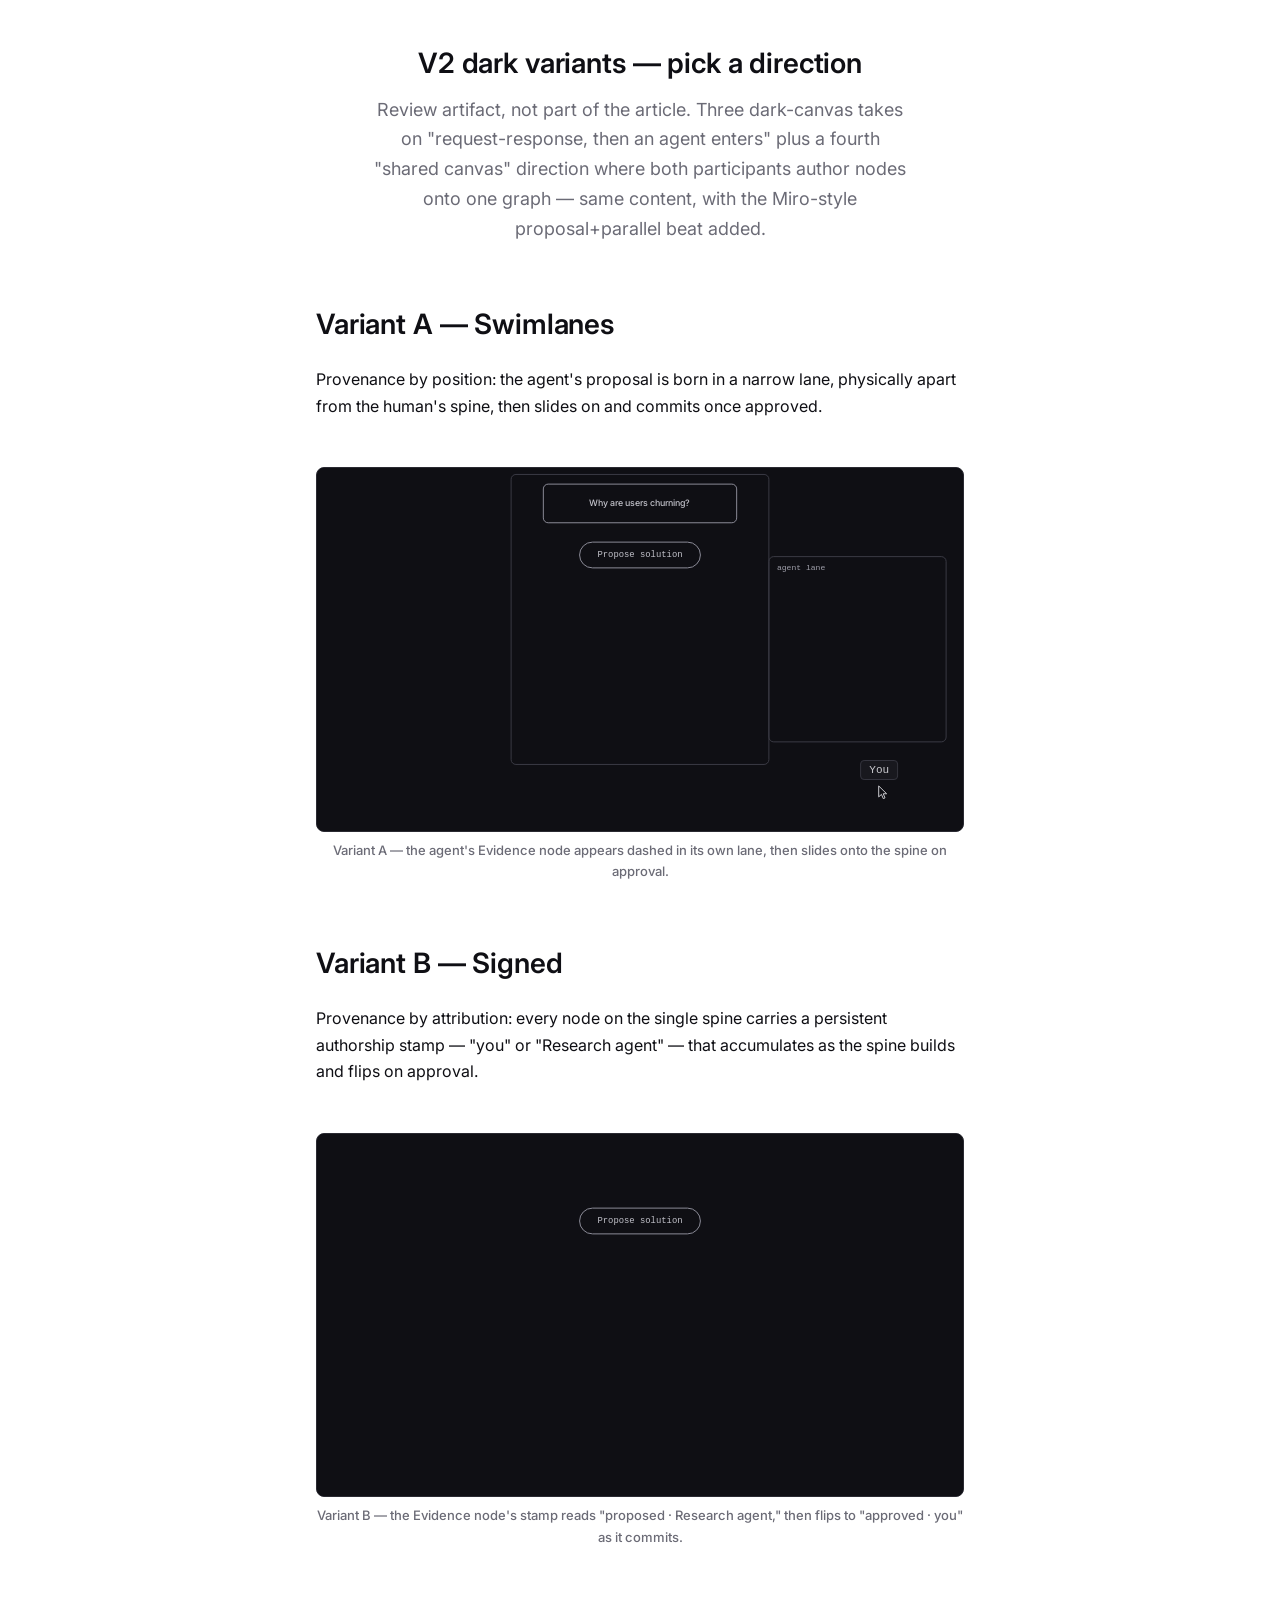
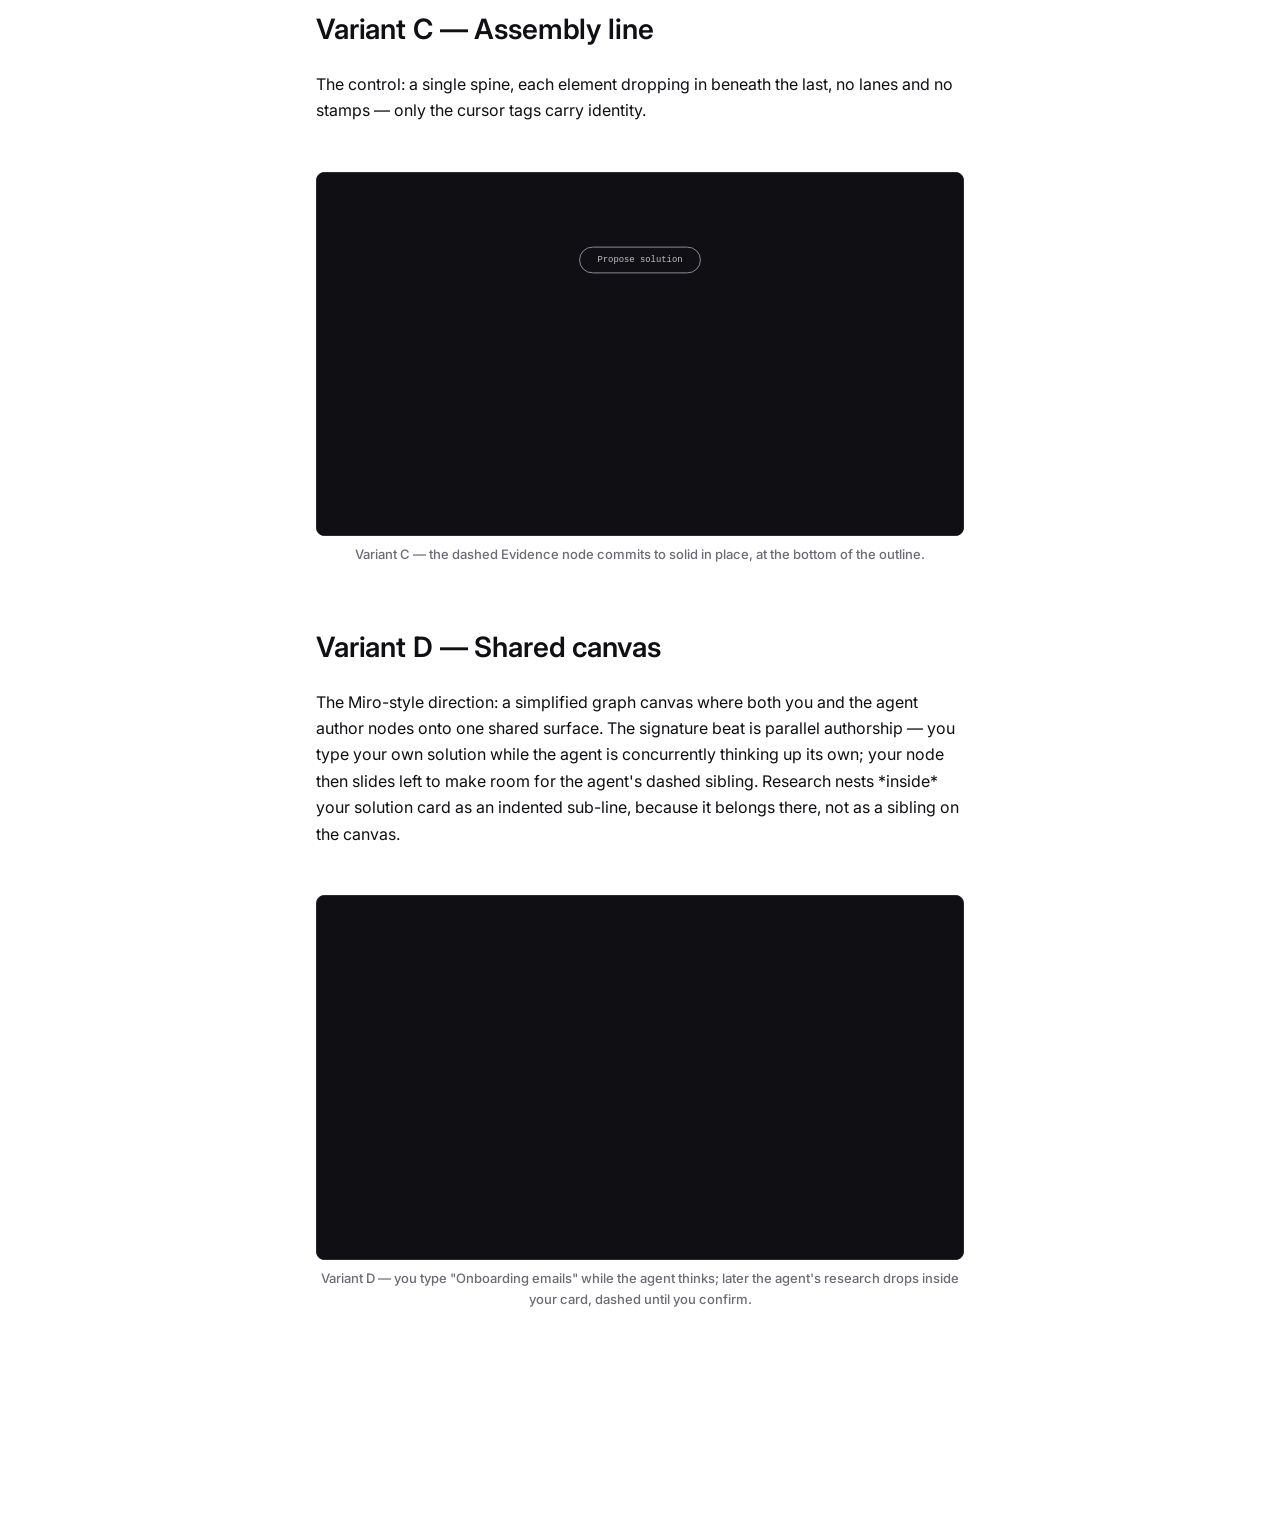
<file: compare.html>
<!DOCTYPE html>
<html lang="en">
<head>
  <meta charset="UTF-8">
  <meta name="viewport" content="width=device-width, initial-scale=1.0">
  <title>V2 dark variants — Swimlanes / Signed / Assembly line / Shared canvas</title>
  <link rel="preconnect" href="https://fonts.googleapis.com">
  <link rel="preconnect" href="https://fonts.gstatic.com" crossorigin>
  <link href="https://fonts.googleapis.com/css2?family=Inter:wght@400;500;600&display=swap" rel="stylesheet">
  <link rel="stylesheet" href="styles.css">
</head>
<body>
  <article id="compare" style="padding-top: var(--sp-12);">
    <header class="article-header">
      <h1 style="font-size: var(--fs-28);">V2 dark variants — pick a direction</h1>
      <p class="subtitle">Review artifact, not part of the article. Three dark-canvas takes on "request-response, then an agent enters" plus a fourth "shared canvas" direction where both participants author nodes onto one graph — same content, with the Miro-style proposal+parallel beat added.</p>
    </header>

    <section>
      <h2>Variant A — Swimlanes</h2>
      <p>Provenance by position: the agent's proposal is born in a narrow lane, physically apart from the human's spine, then slides on and commits once approved.</p>
      <figure class="figure-breakout">
        <div class="animation-container" data-scene="V2A" data-theme="dark" data-cursor-tags="boxed"></div>
        <figcaption>Variant A — the agent's Evidence node appears dashed in its own lane, then slides onto the spine on approval.</figcaption>
      </figure>
    </section>

    <section>
      <h2>Variant B — Signed</h2>
      <p>Provenance by attribution: every node on the single spine carries a persistent authorship stamp — "you" or "Research agent" — that accumulates as the spine builds and flips on approval.</p>
      <figure class="figure-breakout">
        <div class="animation-container" data-scene="V2B" data-theme="dark" data-cursor-tags="boxed"></div>
        <figcaption>Variant B — the Evidence node's stamp reads "proposed · Research agent," then flips to "approved · you" as it commits.</figcaption>
      </figure>
    </section>

    <section>
      <h2>Variant C — Assembly line</h2>
      <p>The control: a single spine, each element dropping in beneath the last, no lanes and no stamps — only the cursor tags carry identity.</p>
      <figure class="figure-breakout">
        <div class="animation-container" data-scene="V2C" data-theme="dark" data-cursor-tags="boxed"></div>
        <figcaption>Variant C — the dashed Evidence node commits to solid in place, at the bottom of the outline.</figcaption>
      </figure>
    </section>

    <section>
      <h2>Variant D — Shared canvas</h2>
      <p>The Miro-style direction: a simplified graph canvas where both you and the agent author nodes onto one shared surface. The signature beat is parallel authorship — you type your own solution while the agent is concurrently thinking up its own; your node then slides left to make room for the agent's dashed sibling. Research nests *inside* your solution card as an indented sub-line, because it belongs there, not as a sibling on the canvas.</p>
      <figure class="figure-breakout">
        <div class="animation-container" data-scene="V2D" data-theme="dark" data-cursor-tags="boxed"></div>
        <figcaption>Variant D — you type "Onboarding emails" while the agent thinks; later the agent's research drops inside your card, dashed until you confirm.</figcaption>
      </figure>
    </section>
  </article>

  <script src="js/timeline.js?v=4"></script>
  <script src="js/kit.js?v=4"></script>
  <script src="js/renderer.js?v=4"></script>
  <script src="js/scenes/v2-swimlane.js?v=4"></script>
  <script src="js/scenes/v2-signed.js?v=4"></script>
  <script src="js/scenes/v2-assembly.js?v=4"></script>
  <script src="js/scenes/v2-shared-canvas.js?v=4"></script>
  <script src="js/main.js?v=4"></script>
</body>
</html>
</file>
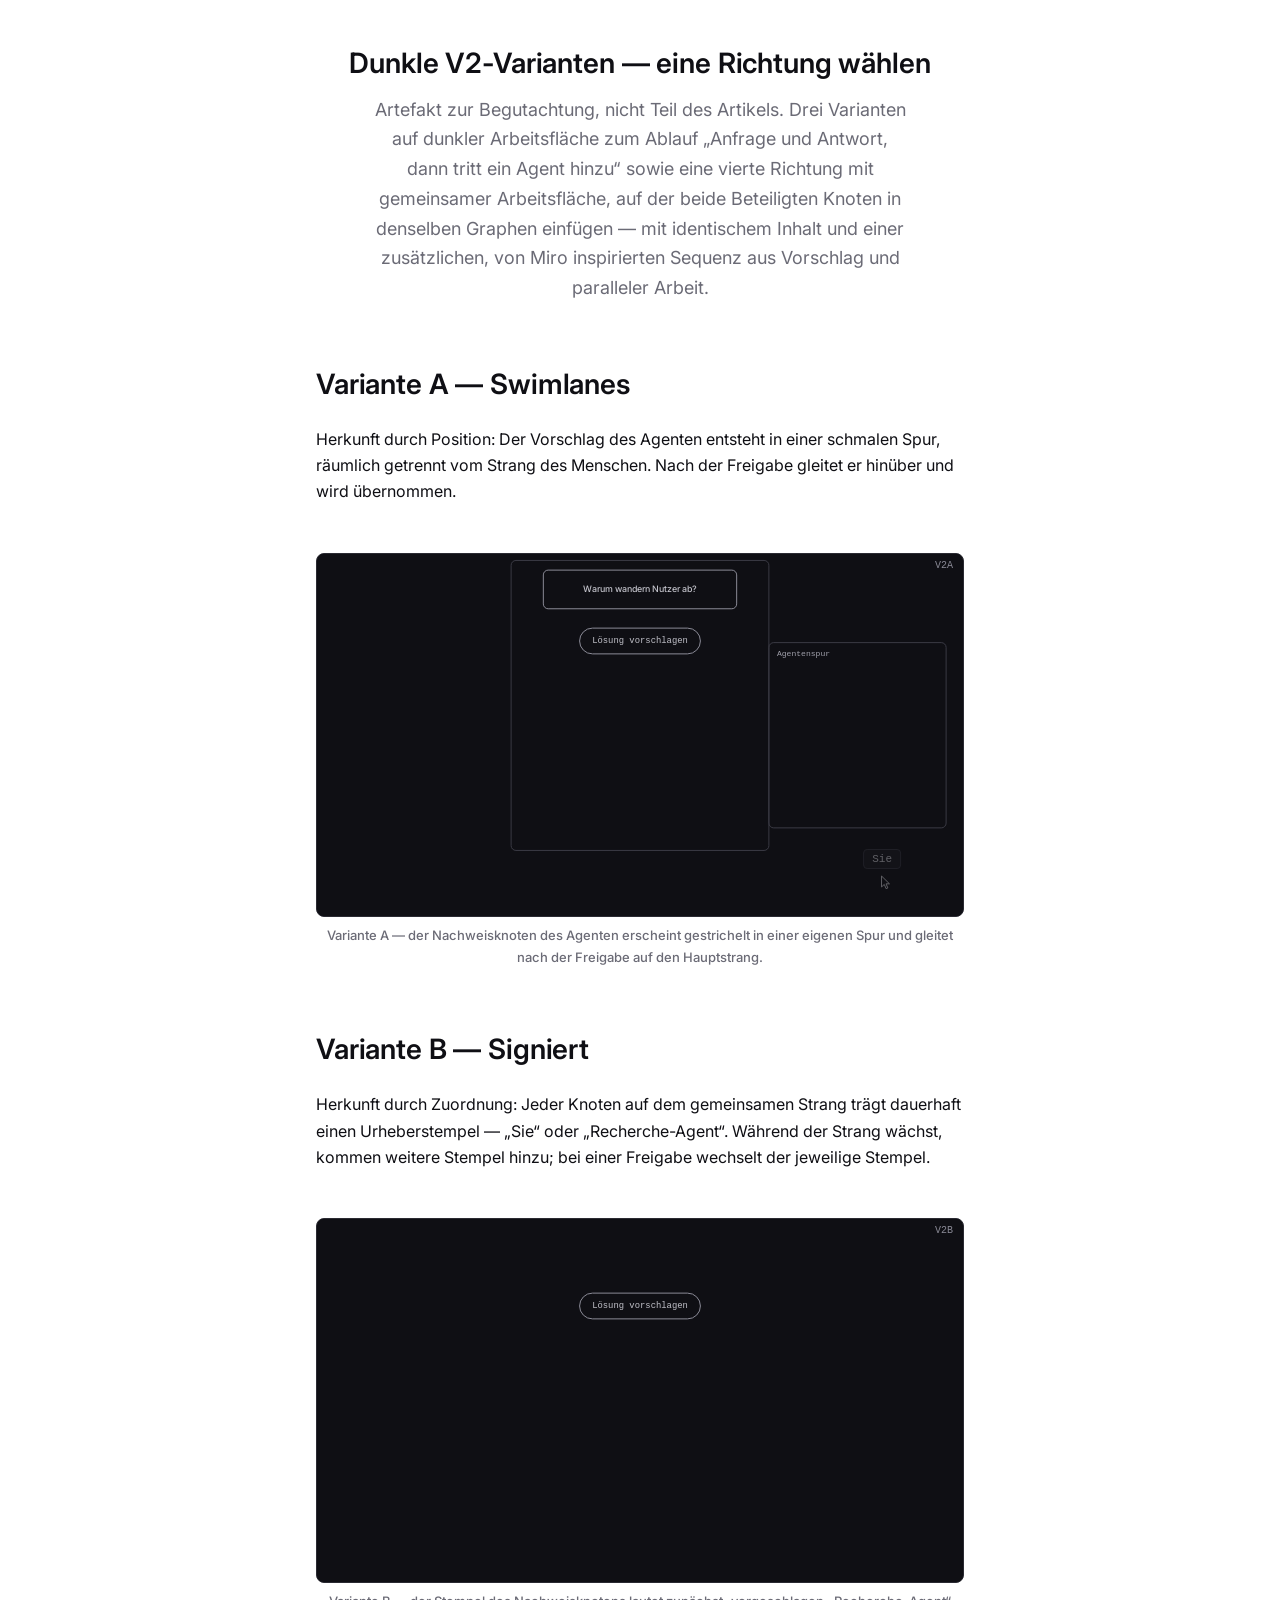
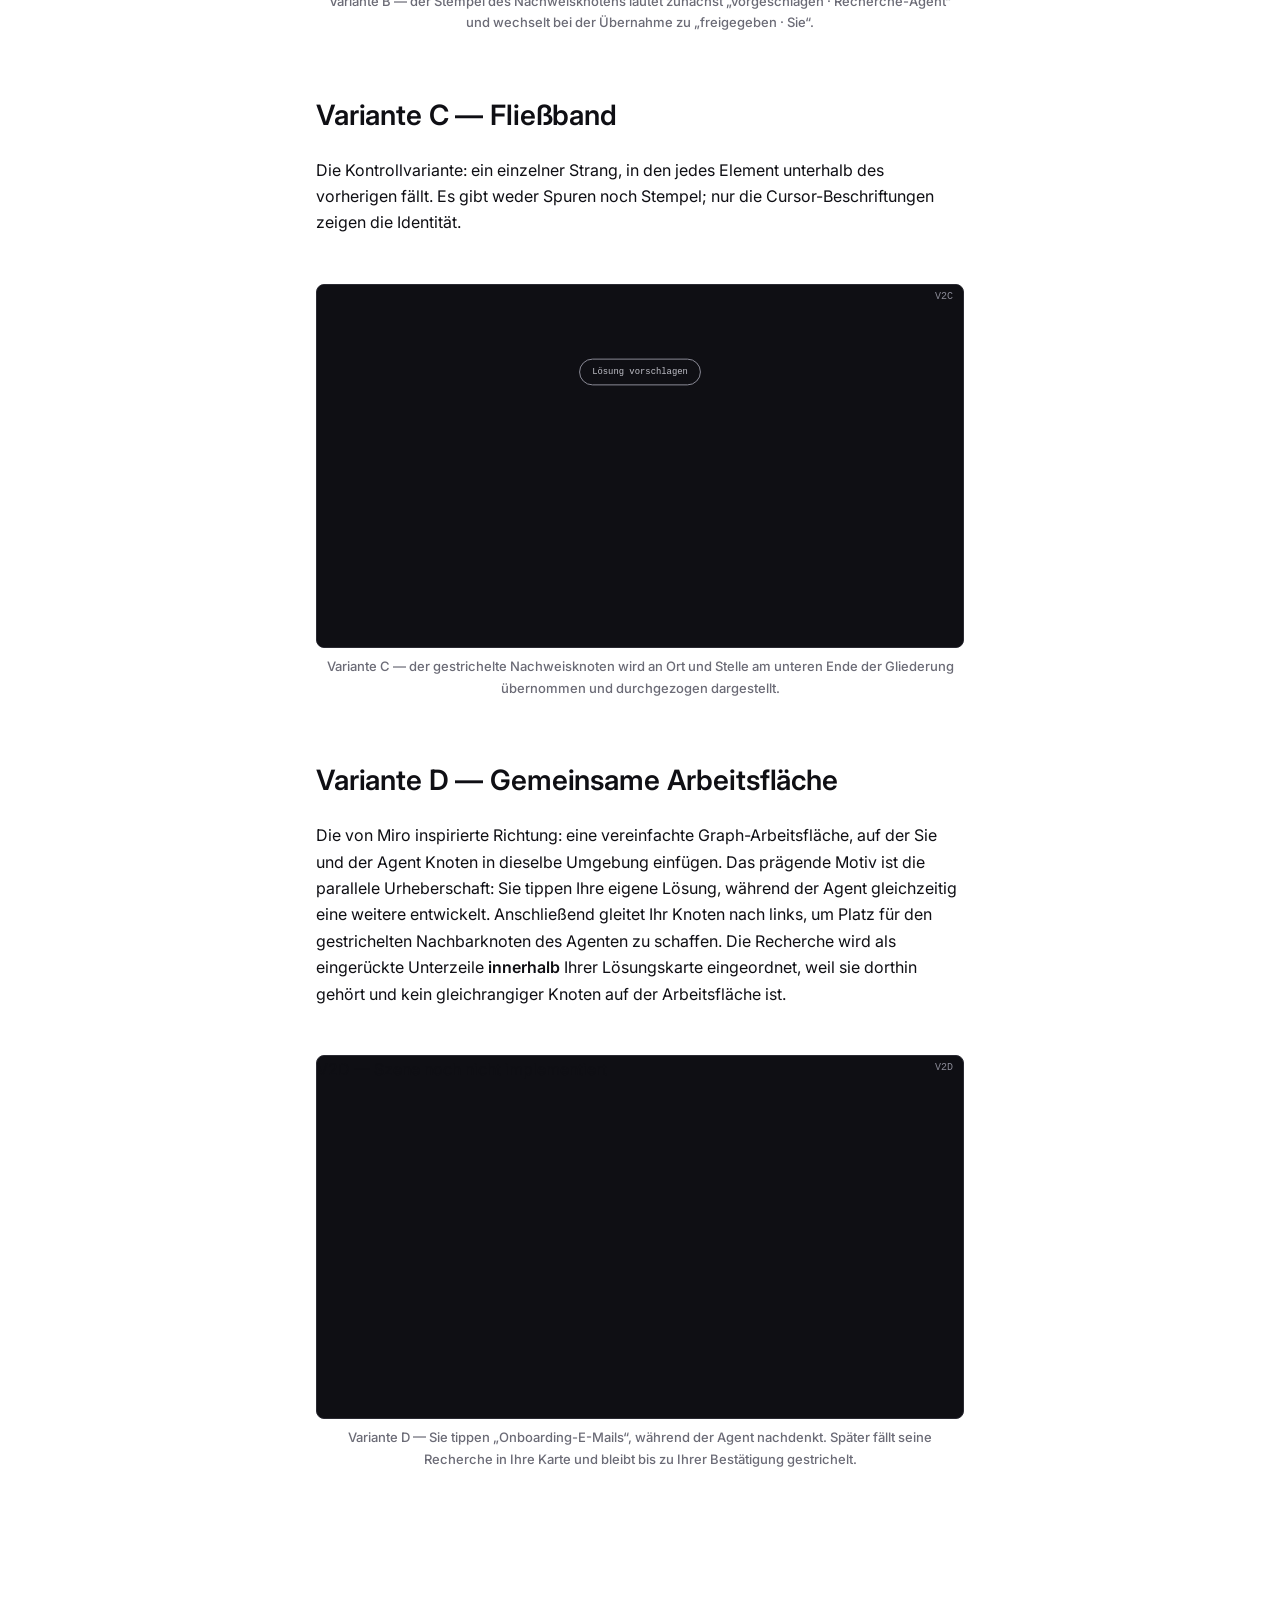
<file: de/compare.html>
<!DOCTYPE html>
<html lang="de">
<head>
  <meta charset="UTF-8">
  <meta name="viewport" content="width=device-width, initial-scale=1.0">
  <title>Dunkle V2-Varianten — Swimlanes / Signiert / Fließband / Gemeinsame Arbeitsfläche</title>
  <link rel="preconnect" href="https://fonts.googleapis.com">
  <link rel="preconnect" href="https://fonts.gstatic.com" crossorigin>
  <link href="https://fonts.googleapis.com/css2?family=Inter:wght@400;500;600&display=swap" rel="stylesheet">
  <link rel="stylesheet" href="styles.css">
</head>
<body>
  <article id="compare" style="padding-top: var(--sp-12);">
    <header class="article-header">
      <h1 style="font-size: var(--fs-28);">Dunkle V2-Varianten — eine Richtung wählen</h1>
      <p class="subtitle">Artefakt zur Begutachtung, nicht Teil des Artikels. Drei Varianten auf dunkler Arbeitsfläche zum Ablauf „Anfrage und Antwort, dann tritt ein Agent hinzu“ sowie eine vierte Richtung mit gemeinsamer Arbeitsfläche, auf der beide Beteiligten Knoten in denselben Graphen einfügen — mit identischem Inhalt und einer zusätzlichen, von Miro inspirierten Sequenz aus Vorschlag und paralleler Arbeit.</p>
    </header>

    <section>
      <h2>Variante A — Swimlanes</h2>
      <p>Herkunft durch Position: Der Vorschlag des Agenten entsteht in einer schmalen Spur, räumlich getrennt vom Strang des Menschen. Nach der Freigabe gleitet er hinüber und wird übernommen.</p>
      <figure class="figure-breakout">
        <div class="animation-container" data-scene="V2A" data-theme="dark" data-cursor-tags="boxed"></div>
        <figcaption>Variante A — der Nachweisknoten des Agenten erscheint gestrichelt in einer eigenen Spur und gleitet nach der Freigabe auf den Hauptstrang.</figcaption>
      </figure>
    </section>

    <section>
      <h2>Variante B — Signiert</h2>
      <p>Herkunft durch Zuordnung: Jeder Knoten auf dem gemeinsamen Strang trägt dauerhaft einen Urheberstempel — „Sie“ oder „Recherche-Agent“. Während der Strang wächst, kommen weitere Stempel hinzu; bei einer Freigabe wechselt der jeweilige Stempel.</p>
      <figure class="figure-breakout">
        <div class="animation-container" data-scene="V2B" data-theme="dark" data-cursor-tags="boxed"></div>
        <figcaption>Variante B — der Stempel des Nachweisknotens lautet zunächst „vorgeschlagen · Recherche-Agent“ und wechselt bei der Übernahme zu „freigegeben · Sie“.</figcaption>
      </figure>
    </section>

    <section>
      <h2>Variante C — Fließband</h2>
      <p>Die Kontrollvariante: ein einzelner Strang, in den jedes Element unterhalb des vorherigen fällt. Es gibt weder Spuren noch Stempel; nur die Cursor-Beschriftungen zeigen die Identität.</p>
      <figure class="figure-breakout">
        <div class="animation-container" data-scene="V2C" data-theme="dark" data-cursor-tags="boxed"></div>
        <figcaption>Variante C — der gestrichelte Nachweisknoten wird an Ort und Stelle am unteren Ende der Gliederung übernommen und durchgezogen dargestellt.</figcaption>
      </figure>
    </section>

    <section>
      <h2>Variante D — Gemeinsame Arbeitsfläche</h2>
      <p>Die von Miro inspirierte Richtung: eine vereinfachte Graph-Arbeitsfläche, auf der Sie und der Agent Knoten in dieselbe Umgebung einfügen. Das prägende Motiv ist die parallele Urheberschaft: Sie tippen Ihre eigene Lösung, während der Agent gleichzeitig eine weitere entwickelt. Anschließend gleitet Ihr Knoten nach links, um Platz für den gestrichelten Nachbarknoten des Agenten zu schaffen. Die Recherche wird als eingerückte Unterzeile <em>innerhalb</em> Ihrer Lösungskarte eingeordnet, weil sie dorthin gehört und kein gleichrangiger Knoten auf der Arbeitsfläche ist.</p>
      <figure class="figure-breakout">
        <div class="animation-container" data-scene="V2D" data-theme="dark" data-cursor-tags="boxed"></div>
        <figcaption>Variante D — Sie tippen „Onboarding-E-Mails“, während der Agent nachdenkt. Später fällt seine Recherche in Ihre Karte und bleibt bis zu Ihrer Bestätigung gestrichelt.</figcaption>
      </figure>
    </section>
  </article>

  <script src="js/timeline.js?v=4"></script>
  <script src="js/kit.js?v=4"></script>
  <script src="js/renderer.js?v=4"></script>
  <script src="js/scenes/v2-swimlane.js?v=4"></script>
  <script src="js/scenes/v2-signed.js?v=4"></script>
  <script src="js/scenes/v2-assembly.js?v=4"></script>
  <script src="js/scenes/v2-shared-canvas.js?v=4"></script>
  <script src="js/main.js?v=4"></script>
</body>
</html>
</file>
<file: styles.css>
/* ==========================================================================
   Design tokens — DESIGN.md §2–4
   ========================================================================== */

:root {
  /* Color */
  --bg:            #ffffff;
  --bg-alt:        #fafafa;
  --surface:       #f4f4f5;
  --text:          #0f0f14;
  --text-muted:    #6b6b76;
  --text-dim:      #a0a0ab;
  --border:        #e4e4e7;
  --border-strong: #d4d4d8;
  --accent:        #5e6ad2;
  --accent-hover:  #4e5acb;

  /* Type */
  --font-sans: 'Inter', system-ui, -apple-system, 'Segoe UI', Roboto, Helvetica, Arial, sans-serif;
  --font-mono: 'Berkeley Mono', 'SF Mono', ui-monospace, 'Cascadia Code', Menlo, Consolas, monospace;

  --fs-11: 11px;
  --fs-13: 13px;
  --fs-14: 14px;
  --fs-16: 16px;
  --fs-18: 18px;
  --fs-22: 22px;
  --fs-28: 28px;
  --fs-36: 36px;
  --fs-48: 48px;
  --fs-64: 64px;

  /* Spacing (4px base unit) */
  --sp-1: 4px;
  --sp-2: 8px;
  --sp-3: 12px;
  --sp-4: 16px;
  --sp-6: 24px;
  --sp-8: 32px;
  --sp-12: 48px;
  --sp-16: 64px;

  /* Radius */
  --radius-sm: 6px;
  --radius-md: 8px;

  /* Layout */
  --measure: 680px;
  --breakout: 960px;

  /* Motion */
  --ease: cubic-bezier(0.4, 0, 0.2, 1);
}

/* ==========================================================================
   Reset
   ========================================================================== */

*,
*::before,
*::after {
  box-sizing: border-box;
  margin: 0;
  padding: 0;
}

html {
  scroll-behavior: smooth;
}

body {
  font-family: var(--font-sans);
  background: var(--bg);
  color: var(--text);
  font-size: var(--fs-16);
  line-height: 1.65;
  -webkit-font-smoothing: antialiased;
  text-rendering: optimizeLegibility;
}

img, svg {
  display: block;
  max-width: 100%;
}

/* ==========================================================================
   Article shell & reading column
   ========================================================================== */

article {
  max-width: var(--measure);
  margin: 0 auto;
  padding: var(--sp-16) var(--sp-4) 140px;
}

section {
  margin-bottom: var(--sp-16);
}

section > h2 {
  margin-bottom: var(--sp-6);
}

section > p + p {
  margin-top: var(--sp-3);
}

section > :is(p, ul, ol, pre) + h3 {
  margin-top: var(--sp-6);
}

section > h3 {
  margin-top: var(--sp-6);
  margin-bottom: var(--sp-2);
}

section > h3 + :is(p, ul, ol, pre) {
  margin-top: 0;
}

section > h3 + .compact-options {
  margin-top: 0;
}

section > :is(ul, ol) + p,
section > pre + p {
  margin-top: var(--sp-4);
}

section > :is(p, pre) + :is(ul, ol),
section > :is(ul, ol) + :is(ul, ol) {
  margin-top: var(--sp-4);
}

section > :is(ul, ol) {
  padding-left: 1.35rem;
}

section > :is(ul, ol) li + li {
  margin-top: var(--sp-2);
}

.compact-options {
  display: grid;
  grid-template-columns: minmax(120px, max-content) 1fr;
  column-gap: var(--sp-4);
  row-gap: var(--sp-2);
}

.compact-options + h3 {
  margin-top: var(--sp-6);
}

.compact-options dt {
  font-weight: 600;
}

.compact-options dd {
  color: var(--text);
}

section > .draft-placeholder + .draft-placeholder {
  margin-top: var(--sp-4);
}

/* ==========================================================================
   Header
   ========================================================================== */

.article-header {
  text-align: center;
  margin-bottom: var(--sp-16);
}

h1 {
  font-size: var(--fs-48);
  font-weight: 600;
  letter-spacing: -0.005em;
  line-height: 1.1;
  margin-bottom: var(--sp-4);
}

.subtitle {
  font-size: var(--fs-18);
  color: var(--text-muted);
  max-width: 540px;
  margin: 0 auto var(--sp-6);
}

.byline {
  display: flex;
  justify-content: center;
  flex-wrap: wrap;
  gap: var(--sp-2);
}

/* ==========================================================================
   Chips (kbd-style)
   ========================================================================== */

.chip {
  display: inline-flex;
  align-items: center;
  font-family: var(--font-mono);
  font-size: var(--fs-11);
  line-height: 1;
  color: var(--text-muted);
  background: var(--surface);
  border: 1px solid var(--border);
  border-radius: 4px;
  padding: var(--sp-1) var(--sp-2);
  transition: border-color 180ms var(--ease);
}

.chip:hover {
  border-color: var(--border-strong);
}

/* ==========================================================================
   Headings & type scale
   ========================================================================== */

h2 {
  font-size: var(--fs-28);
  font-weight: 600;
  letter-spacing: -0.005em;
  line-height: 1.25;
  margin-top: var(--sp-2);
}

h3 {
  font-size: var(--fs-16);
  font-weight: 600;
  line-height: 1.35;
  color: var(--text);
}

p {
  font-size: var(--fs-16);
  color: var(--text);
}

strong, b {
  font-weight: 600;
}

em, i {
  font-style: normal;
  font-weight: 600;
}

a {
  color: var(--accent);
  text-decoration-color: var(--border-strong);
}

a:hover {
  color: var(--accent-hover);
}

a:focus-visible,
button:focus-visible {
  outline: 2px solid var(--accent);
  outline-offset: 2px;
}

/* ==========================================================================
   Draft placeholder prose
   ========================================================================== */

.draft-placeholder {
  color: var(--text);
}

.draft-placeholder:first-of-type::before {
  content: 'Draft';
  display: block;
  font-family: var(--font-sans);
  font-size: var(--fs-11);
  font-weight: 500;
  letter-spacing: 0.06em;
  text-transform: uppercase;
  color: var(--text-dim);
  margin-bottom: var(--sp-2);
}

/* ==========================================================================
   Breakout figures — the article's signature layout move
   ========================================================================== */

.figure-breakout {
  width: 100%;
  max-width: var(--breakout);
  margin-left: 50%;
  transform: translateX(-50%);
  margin-top: var(--sp-12);
  margin-bottom: var(--sp-12);
}

.figure-small {
  max-width: 560px;
}

figcaption {
  font-size: var(--fs-13);
  font-weight: 500;
  color: var(--text-muted);
  margin-top: var(--sp-2);
  text-align: center;
}

.sources {
  font-size: var(--fs-13);
  color: var(--text-dim);
  line-height: 1.6;
}

.sources strong {
  color: var(--text-muted);
  font-weight: 500;
}

.sources a {
  color: var(--text-muted);
}

/* ==========================================================================
   Animation canvas — DESIGN.md §5
   ========================================================================== */

.animation-container {
  position: relative;
  width: 100%;
  aspect-ratio: 800 / 450;
  background: var(--bg-alt);
  border: 1px solid var(--border);
  border-radius: var(--radius-md);
  overflow: hidden;
}

.animation-container svg {
  display: block;
  width: 100%;
  height: 100%;
}

/* Dark canvas variant (experimental) — DESIGN.md §5 "Dark canvas variant".
   Only the canvas recolors; the article page around it stays light. The
   Renderer maps its internal palette from this container's data-theme
   attribute (or a `theme: 'dark'` constructor option). */
.animation-container[data-theme='dark'] {
  background: #0f0f14;
  border-color: #2a2a32;
}

/* V5's history is chronological, so preserve the newest policy result when
   the single-line ticker has to clip on a narrow canvas. */
.animation-container[data-scene='V5'] .animation-activity-log {
  display: flex;
  justify-content: flex-end;
  text-align: right;
}

.animation-container.reduced-motion {
  display: flex;
  align-items: center;
  justify-content: center;
  aspect-ratio: auto;
  min-height: 200px;
  font-family: var(--font-mono);
  font-size: var(--fs-13);
  color: var(--text-dim);
  text-align: center;
  padding: var(--sp-4);
}

@media (prefers-reduced-motion: reduce) {
  .animation-container {
    aspect-ratio: auto;
    min-height: 200px;
  }
}

/* ==========================================================================
   Code blocks
   ========================================================================== */

pre {
  font-family: var(--font-mono);
  font-size: 13px;
  line-height: 1.6;
  background: var(--surface);
  border: 1px solid var(--border);
  border-radius: var(--radius-sm);
  padding: var(--sp-4);
  overflow-x: auto;
  margin-top: var(--sp-6);
}

section > pre + pre {
  margin-top: var(--sp-4);
}

code {
  font-family: var(--font-mono);
  color: var(--text);
}

/* ==========================================================================
   Static diagrams — layer cards (section 12)
   ========================================================================== */

.layer-diagram {
  display: flex;
  flex-direction: column;
  gap: var(--sp-4);
}

.layer-cards {
  display: grid;
  grid-template-columns: 1fr 1fr;
  gap: var(--sp-4);
}

.layer-card {
  background: var(--bg);
  border: 1px solid var(--border);
  border-radius: var(--radius-md);
  padding: var(--sp-6);
  transition: border-color 180ms var(--ease);
}

.layer-card:hover {
  border-color: var(--border-strong);
}

.layer-card h3 {
  margin-bottom: var(--sp-2);
}

.layer-position {
  font-size: var(--fs-14);
  color: var(--text-muted);
  margin-bottom: var(--sp-4);
}

.layer-fit {
  list-style: none;
  display: flex;
  flex-direction: column;
  gap: var(--sp-2);
}

.layer-fit li {
  font-size: var(--fs-14);
  color: var(--text);
  padding-left: var(--sp-3);
  position: relative;
}

.layer-fit li::before {
  content: '';
  position: absolute;
  left: 0;
  top: 0.65em;
  width: 4px;
  height: 4px;
  border-radius: 1px;
  background: var(--border-strong);
}

.layer-rows {
  display: flex;
  flex-direction: column;
  border: 1px solid var(--border);
  border-radius: var(--radius-md);
  overflow: hidden;
}

.layer-row {
  display: grid;
  grid-template-columns: 160px 1fr;
  gap: var(--sp-4);
  padding: var(--sp-4) var(--sp-6);
  background: var(--bg);
}

.layer-row + .layer-row {
  border-top: 1px solid var(--border);
}

.layer-row-name {
  font-weight: 600;
  font-size: var(--fs-14);
}

.layer-row-desc {
  font-size: var(--fs-14);
  color: var(--text-muted);
}

/* ==========================================================================
   Decision table (section 13)
   ========================================================================== */

.decision-table {
  width: 100%;
  border-collapse: collapse;
  border: 1px solid var(--border);
  border-radius: var(--radius-md);
  overflow: hidden;
  background: var(--bg);
}

.decision-table th,
.decision-table td {
  text-align: left;
  font-size: var(--fs-14);
  padding: var(--sp-3) var(--sp-4);
  border-bottom: 1px solid var(--border);
  vertical-align: top;
}

.decision-table thead th {
  font-weight: 600;
  font-size: var(--fs-13);
  color: var(--text-muted);
  background: var(--surface);
  border-bottom: 1px solid var(--border-strong);
}

.decision-table td:last-child,
.decision-table th:last-child {
  font-weight: 500;
  white-space: nowrap;
  width: 200px;
}

.decision-table tbody tr:last-child td {
  border-bottom: none;
}

.decision-table tbody tr:hover td {
  background: var(--bg-alt);
}

/* ==========================================================================
   Responsive
   ========================================================================== */

@media (max-width: 1024px) {
  .figure-breakout {
    max-width: 100%;
    width: calc(100% + var(--sp-8));
    margin-left: calc(-1 * var(--sp-4));
    transform: none;
  }
}

@media (max-width: 768px) {
  article {
    padding: var(--sp-12) var(--sp-4) var(--sp-16);
  }

  h1 {
    font-size: var(--fs-36);
  }

  .subtitle {
    font-size: var(--fs-16);
  }

  h2 {
    font-size: var(--fs-22);
  }

  .figure-breakout {
    width: 100%;
    margin-left: 0;
  }

  /* Keep the closing workspace's SVG labels readable after the 800px scene
     is scaled into a narrow viewport. HTML presence labels already retain
     their CSS pixel size; this brings the graph labels closer to parity. */
  .animation-container[data-scene='V5'] svg text {
    font-size: 15px;
  }

  .animation-container[data-scene='V5'] .animation-overlay > div {
    font-size: 9px !important;
  }

  .layer-cards {
    grid-template-columns: 1fr;
  }

  .layer-row {
    grid-template-columns: 1fr;
    gap: var(--sp-1);
  }

  .compact-options {
    grid-template-columns: 1fr;
    row-gap: var(--sp-1);
  }

  .compact-options dd + dt {
    margin-top: var(--sp-3);
  }

  .decision-table,
  .decision-table thead,
  .decision-table tbody,
  .decision-table tr {
    display: block;
  }

  .decision-table thead {
    display: none;
  }

  .decision-table tr {
    padding: var(--sp-3) var(--sp-4);
    border-bottom: 1px solid var(--border);
  }

  .decision-table td {
    display: block;
    border: none;
    padding: var(--sp-1) 0;
  }

  .decision-table td:last-child {
    width: auto;
    color: var(--accent);
  }
}

/* ==========================================================================
   Reduced motion
   ========================================================================== */

@media (prefers-reduced-motion: reduce) {
  html {
    scroll-behavior: auto;
  }
}
</file>
<file: de/styles.css>
/* ==========================================================================
   Design tokens — DESIGN.md §2–4
   ========================================================================== */

:root {
  /* Color */
  --bg:            #ffffff;
  --bg-alt:        #fafafa;
  --surface:       #f4f4f5;
  --text:          #0f0f14;
  --text-muted:    #6b6b76;
  --text-dim:      #a0a0ab;
  --border:        #e4e4e7;
  --border-strong: #d4d4d8;
  --accent:        #5e6ad2;
  --accent-hover:  #4e5acb;

  /* Type */
  --font-sans: 'Inter', system-ui, -apple-system, 'Segoe UI', Roboto, Helvetica, Arial, sans-serif;
  --font-mono: 'Berkeley Mono', 'SF Mono', ui-monospace, 'Cascadia Code', Menlo, Consolas, monospace;

  --fs-11: 11px;
  --fs-13: 13px;
  --fs-14: 14px;
  --fs-16: 16px;
  --fs-18: 18px;
  --fs-22: 22px;
  --fs-28: 28px;
  --fs-36: 36px;
  --fs-48: 48px;
  --fs-64: 64px;

  /* Spacing (4px base unit) */
  --sp-1: 4px;
  --sp-2: 8px;
  --sp-3: 12px;
  --sp-4: 16px;
  --sp-6: 24px;
  --sp-8: 32px;
  --sp-12: 48px;
  --sp-16: 64px;

  /* Radius */
  --radius-sm: 6px;
  --radius-md: 8px;

  /* Layout */
  --measure: 680px;
  --breakout: 960px;

  /* Motion */
  --ease: cubic-bezier(0.4, 0, 0.2, 1);
}

/* ==========================================================================
   Reset
   ========================================================================== */

*,
*::before,
*::after {
  box-sizing: border-box;
  margin: 0;
  padding: 0;
}

html {
  scroll-behavior: smooth;
}

body {
  font-family: var(--font-sans);
  background: var(--bg);
  color: var(--text);
  font-size: var(--fs-16);
  line-height: 1.65;
  -webkit-font-smoothing: antialiased;
  text-rendering: optimizeLegibility;
}

img, svg {
  display: block;
  max-width: 100%;
}

/* ==========================================================================
   Article shell & reading column
   ========================================================================== */

article {
  max-width: var(--measure);
  margin: 0 auto;
  padding: var(--sp-16) var(--sp-4) 140px;
}

section {
  margin-bottom: var(--sp-16);
}

section > h2 {
  margin-bottom: var(--sp-6);
}

section > p + p {
  margin-top: var(--sp-3);
}

section > :is(p, ul, ol, pre) + h3 {
  margin-top: var(--sp-6);
}

section > h3 {
  margin-top: var(--sp-6);
  margin-bottom: var(--sp-2);
}

section > h3 + :is(p, ul, ol, pre) {
  margin-top: 0;
}

section > h3 + .compact-options {
  margin-top: 0;
}

section > :is(ul, ol) + p,
section > pre + p {
  margin-top: var(--sp-4);
}

section > :is(p, pre) + :is(ul, ol),
section > :is(ul, ol) + :is(ul, ol) {
  margin-top: var(--sp-4);
}

section > :is(ul, ol) {
  padding-left: 1.35rem;
}

section > :is(ul, ol) li + li {
  margin-top: var(--sp-2);
}

.compact-options {
  display: grid;
  grid-template-columns: minmax(120px, max-content) 1fr;
  column-gap: var(--sp-4);
  row-gap: var(--sp-2);
}

.compact-options + h3 {
  margin-top: var(--sp-6);
}

.compact-options dt {
  font-weight: 600;
}

.compact-options dd {
  color: var(--text);
}

section > .draft-placeholder + .draft-placeholder {
  margin-top: var(--sp-4);
}

/* ==========================================================================
   Header
   ========================================================================== */

.article-header {
  text-align: center;
  margin-bottom: var(--sp-16);
}

h1 {
  font-size: var(--fs-48);
  font-weight: 600;
  letter-spacing: -0.005em;
  line-height: 1.1;
  margin-bottom: var(--sp-4);
}

.subtitle {
  font-size: var(--fs-18);
  color: var(--text-muted);
  max-width: 540px;
  margin: 0 auto var(--sp-6);
}

.byline {
  display: flex;
  justify-content: center;
  flex-wrap: wrap;
  gap: var(--sp-2);
}

/* ==========================================================================
   Chips (kbd-style)
   ========================================================================== */

.chip {
  display: inline-flex;
  align-items: center;
  font-family: var(--font-mono);
  font-size: var(--fs-11);
  line-height: 1;
  color: var(--text-muted);
  background: var(--surface);
  border: 1px solid var(--border);
  border-radius: 4px;
  padding: var(--sp-1) var(--sp-2);
  transition: border-color 180ms var(--ease);
}

.chip:hover {
  border-color: var(--border-strong);
}

/* ==========================================================================
   Headings & type scale
   ========================================================================== */

h2 {
  font-size: var(--fs-28);
  font-weight: 600;
  letter-spacing: -0.005em;
  line-height: 1.25;
  margin-top: var(--sp-2);
}

h3 {
  font-size: var(--fs-16);
  font-weight: 600;
  line-height: 1.35;
  color: var(--text);
}

p {
  font-size: var(--fs-16);
  color: var(--text);
}

strong, b {
  font-weight: 600;
}

em, i {
  font-style: normal;
  font-weight: 600;
}

a {
  color: var(--accent);
  text-decoration-color: var(--border-strong);
}

a:hover {
  color: var(--accent-hover);
}

a.scene-ref {
  text-decoration: underline;
  text-decoration-color: var(--border-strong);
  text-decoration-thickness: 1px;
  text-underline-offset: 3px;
}

a:focus-visible,
button:focus-visible {
  outline: 2px solid var(--accent);
  outline-offset: 2px;
}

/* ==========================================================================
   Draft placeholder prose
   ========================================================================== */

.draft-placeholder {
  color: var(--text);
}

.draft-placeholder:first-of-type::before {
  content: 'Draft';
  display: block;
  font-family: var(--font-sans);
  font-size: var(--fs-11);
  font-weight: 500;
  letter-spacing: 0.06em;
  text-transform: uppercase;
  color: var(--text-dim);
  margin-bottom: var(--sp-2);
}

/* ==========================================================================
   Breakout figures — the article's signature layout move
   ========================================================================== */

.figure-breakout {
  width: 100%;
  max-width: var(--breakout);
  margin-left: 50%;
  transform: translateX(-50%);
  margin-top: var(--sp-12);
  margin-bottom: var(--sp-12);
}

.figure-small {
  max-width: 560px;
}

figcaption {
  font-size: var(--fs-13);
  font-weight: 500;
  color: var(--text-muted);
  margin-top: var(--sp-2);
  text-align: center;
}

.sources {
  font-size: var(--fs-13);
  color: var(--text-dim);
  line-height: 1.6;
}

.sources strong {
  color: var(--text-muted);
  font-weight: 500;
}

.sources a {
  color: var(--text-muted);
}

/* ==========================================================================
   Animation canvas — DESIGN.md §5
   ========================================================================== */

.animation-container {
  position: relative;
  width: 100%;
  aspect-ratio: 800 / 450;
  background: var(--bg-alt);
  border: 1px solid var(--border);
  border-radius: var(--radius-md);
  overflow: hidden;
}

/* Scene label top-right corner — non-interactive, subtle. */
.animation-container::before {
  content: attr(data-scene);
  position: absolute;
  top: 6px;
  right: 10px;
  z-index: 10;
  font: 10px "Berkeley Mono", "SF Mono", ui-monospace, monospace;
  color: var(--text-dim);
  pointer-events: none;
}

.animation-container svg {
  display: block;
  width: 100%;
  height: 100%;
}

/* Dark canvas variant (experimental) — DESIGN.md §5 "Dark canvas variant".
   Only the canvas recolors; the article page around it stays light. The
   Renderer maps its internal palette from this container's data-theme
   attribute (or a `theme: 'dark'` constructor option). */
.animation-container[data-theme='dark'] {
  background: #0f0f14;
  border-color: #2a2a32;
}

.animation-container[data-theme='dark']::before {
  color: #8a8a96;
}



.animation-container.reduced-motion {
  display: flex;
  align-items: center;
  justify-content: center;
  aspect-ratio: auto;
  min-height: 200px;
  font-family: var(--font-mono);
  font-size: var(--fs-13);
  color: var(--text-dim);
  text-align: center;
  padding: var(--sp-4);
}

@media (prefers-reduced-motion: reduce) {
  .animation-container {
    aspect-ratio: auto;
    min-height: 200px;
  }
}

/* ==========================================================================
   Code blocks
   ========================================================================== */

pre {
  font-family: var(--font-mono);
  font-size: 13px;
  line-height: 1.6;
  background: var(--surface);
  border: 1px solid var(--border);
  border-radius: var(--radius-sm);
  padding: var(--sp-4);
  overflow-x: auto;
  margin-top: var(--sp-6);
}

section > pre + pre {
  margin-top: var(--sp-4);
}

code {
  font-family: var(--font-mono);
  color: var(--text);
}

/* ==========================================================================
   Static diagrams — layer cards (section 12)
   ========================================================================== */

.layer-diagram {
  display: flex;
  flex-direction: column;
  gap: var(--sp-4);
}

.layer-cards {
  display: grid;
  grid-template-columns: 1fr 1fr;
  gap: var(--sp-4);
}

.layer-card {
  background: var(--bg);
  border: 1px solid var(--border);
  border-radius: var(--radius-md);
  padding: var(--sp-6);
  transition: border-color 180ms var(--ease);
}

.layer-card:hover {
  border-color: var(--border-strong);
}

.layer-card h3 {
  margin-bottom: var(--sp-2);
}

.layer-position {
  font-size: var(--fs-14);
  color: var(--text-muted);
  margin-bottom: var(--sp-4);
}

.layer-fit {
  list-style: none;
  display: flex;
  flex-direction: column;
  gap: var(--sp-2);
}

.layer-fit li {
  font-size: var(--fs-14);
  color: var(--text);
  padding-left: var(--sp-3);
  position: relative;
}

.layer-fit li::before {
  content: '';
  position: absolute;
  left: 0;
  top: 0.65em;
  width: 4px;
  height: 4px;
  border-radius: 1px;
  background: var(--border-strong);
}

.layer-rows {
  display: flex;
  flex-direction: column;
  border: 1px solid var(--border);
  border-radius: var(--radius-md);
  overflow: hidden;
}

.layer-row {
  display: grid;
  grid-template-columns: 160px 1fr;
  gap: var(--sp-4);
  padding: var(--sp-4) var(--sp-6);
  background: var(--bg);
}

.layer-row + .layer-row {
  border-top: 1px solid var(--border);
}

.layer-row-name {
  font-weight: 600;
  font-size: var(--fs-14);
}

.layer-row-desc {
  font-size: var(--fs-14);
  color: var(--text-muted);
}

/* ==========================================================================
   Decision table (section 13)
   ========================================================================== */

.decision-table {
  width: 100%;
  border-collapse: collapse;
  border: 1px solid var(--border);
  border-radius: var(--radius-md);
  overflow: hidden;
  background: var(--bg);
}

.decision-table th,
.decision-table td {
  text-align: left;
  font-size: var(--fs-14);
  padding: var(--sp-3) var(--sp-4);
  border-bottom: 1px solid var(--border);
  vertical-align: top;
}

.decision-table thead th {
  font-weight: 600;
  font-size: var(--fs-13);
  color: var(--text-muted);
  background: var(--surface);
  border-bottom: 1px solid var(--border-strong);
}

.decision-table td:last-child,
.decision-table th:last-child {
  font-weight: 500;
  white-space: nowrap;
  width: 200px;
}

.decision-table tbody tr:last-child td {
  border-bottom: none;
}

.decision-table tbody tr:hover td {
  background: var(--bg-alt);
}

/* ==========================================================================
   Responsive
   ========================================================================== */

@media (max-width: 1024px) {
  .figure-breakout {
    max-width: 100%;
    width: calc(100% + var(--sp-8));
    margin-left: calc(-1 * var(--sp-4));
    transform: none;
  }
}

@media (max-width: 768px) {
  article {
    padding: var(--sp-12) var(--sp-4) var(--sp-16);
  }

  h1 {
    font-size: var(--fs-36);
  }

  .subtitle {
    font-size: var(--fs-16);
  }

  h2 {
    font-size: var(--fs-22);
  }

  .figure-breakout {
    width: 100%;
    margin-left: 0;
  }

  /* Keep the closing workspace's SVG labels readable after the 800px scene
     is scaled into a narrow viewport. HTML presence labels already retain
     their CSS pixel size; this brings the graph labels closer to parity. */
  .animation-container[data-scene='V5'] svg text {
    font-size: 15px;
  }

  .animation-container[data-scene='V5'] .animation-overlay > div {
    font-size: 9px !important;
  }

  .layer-cards {
    grid-template-columns: 1fr;
  }

  .layer-row {
    grid-template-columns: 1fr;
    gap: var(--sp-1);
  }

  .compact-options {
    grid-template-columns: 1fr;
    row-gap: var(--sp-1);
  }

  .compact-options dd + dt {
    margin-top: var(--sp-3);
  }

  .decision-table,
  .decision-table thead,
  .decision-table tbody,
  .decision-table tr {
    display: block;
  }

  .decision-table thead {
    display: none;
  }

  .decision-table tr {
    padding: var(--sp-3) var(--sp-4);
    border-bottom: 1px solid var(--border);
  }

  .decision-table td {
    display: block;
    border: none;
    padding: var(--sp-1) 0;
  }

  .decision-table td:last-child {
    width: auto;
    color: var(--accent);
  }
}

/* ==========================================================================
   Reduced motion
   ========================================================================== */

@media (prefers-reduced-motion: reduce) {
  html {
    scroll-behavior: auto;
  }
}
</file>
<file: en/styles.css>
/* ==========================================================================
   Design tokens — DESIGN.md §2–4
   ========================================================================== */

:root {
  /* Color */
  --bg:            #ffffff;
  --bg-alt:        #fafafa;
  --surface:       #f4f4f5;
  --text:          #0f0f14;
  --text-muted:    #6b6b76;
  --text-dim:      #a0a0ab;
  --border:        #e4e4e7;
  --border-strong: #d4d4d8;
  --accent:        #5e6ad2;
  --accent-hover:  #4e5acb;

  /* Type */
  --font-sans: 'Inter', system-ui, -apple-system, 'Segoe UI', Roboto, Helvetica, Arial, sans-serif;
  --font-mono: 'Berkeley Mono', 'SF Mono', ui-monospace, 'Cascadia Code', Menlo, Consolas, monospace;

  --fs-11: 11px;
  --fs-13: 13px;
  --fs-14: 14px;
  --fs-16: 16px;
  --fs-18: 18px;
  --fs-22: 22px;
  --fs-28: 28px;
  --fs-36: 36px;
  --fs-48: 48px;
  --fs-64: 64px;

  /* Spacing (4px base unit) */
  --sp-1: 4px;
  --sp-2: 8px;
  --sp-3: 12px;
  --sp-4: 16px;
  --sp-6: 24px;
  --sp-8: 32px;
  --sp-12: 48px;
  --sp-16: 64px;

  /* Radius */
  --radius-sm: 6px;
  --radius-md: 8px;

  /* Layout */
  --measure: 680px;
  --breakout: 960px;

  /* Motion */
  --ease: cubic-bezier(0.4, 0, 0.2, 1);
}

/* ==========================================================================
   Reset
   ========================================================================== */

*,
*::before,
*::after {
  box-sizing: border-box;
  margin: 0;
  padding: 0;
}

html {
  scroll-behavior: smooth;
}

body {
  font-family: var(--font-sans);
  background: var(--bg);
  color: var(--text);
  font-size: var(--fs-16);
  line-height: 1.65;
  -webkit-font-smoothing: antialiased;
  text-rendering: optimizeLegibility;
}

img, svg {
  display: block;
  max-width: 100%;
}

/* ==========================================================================
   Article shell & reading column
   ========================================================================== */

article {
  max-width: var(--measure);
  margin: 0 auto;
  padding: var(--sp-16) var(--sp-4) 140px;
}

section {
  margin-bottom: var(--sp-16);
}

section > h2 {
  margin-bottom: var(--sp-6);
}

section > p + p {
  margin-top: var(--sp-3);
}

section > :is(p, ul, ol, pre) + h3 {
  margin-top: var(--sp-6);
}

section > h3 {
  margin-top: var(--sp-6);
  margin-bottom: var(--sp-2);
}

section > h3 + :is(p, ul, ol, pre) {
  margin-top: 0;
}

section > h3 + .compact-options {
  margin-top: 0;
}

section > :is(ul, ol) + p,
section > pre + p {
  margin-top: var(--sp-4);
}

section > :is(p, pre) + :is(ul, ol),
section > :is(ul, ol) + :is(ul, ol) {
  margin-top: var(--sp-4);
}

section > :is(ul, ol) {
  padding-left: 1.35rem;
}

section > :is(ul, ol) li + li {
  margin-top: var(--sp-2);
}

.compact-options {
  display: grid;
  grid-template-columns: minmax(120px, max-content) 1fr;
  column-gap: var(--sp-4);
  row-gap: var(--sp-2);
}

.compact-options + h3 {
  margin-top: var(--sp-6);
}

.compact-options dt {
  font-weight: 600;
}

.compact-options dd {
  color: var(--text);
}

section > .draft-placeholder + .draft-placeholder {
  margin-top: var(--sp-4);
}

/* ==========================================================================
   Header
   ========================================================================== */

.article-header {
  text-align: center;
  margin-bottom: var(--sp-16);
}

h1 {
  font-size: var(--fs-48);
  font-weight: 600;
  letter-spacing: -0.005em;
  line-height: 1.1;
  margin-bottom: var(--sp-4);
}

.subtitle {
  font-size: var(--fs-18);
  color: var(--text-muted);
  max-width: 540px;
  margin: 0 auto var(--sp-6);
}

.byline {
  display: flex;
  justify-content: center;
  flex-wrap: wrap;
  gap: var(--sp-2);
}

/* ==========================================================================
   Chips (kbd-style)
   ========================================================================== */

.chip {
  display: inline-flex;
  align-items: center;
  font-family: var(--font-mono);
  font-size: var(--fs-11);
  line-height: 1;
  color: var(--text-muted);
  background: var(--surface);
  border: 1px solid var(--border);
  border-radius: 4px;
  padding: var(--sp-1) var(--sp-2);
  transition: border-color 180ms var(--ease);
}

.chip:hover {
  border-color: var(--border-strong);
}

/* ==========================================================================
   Headings & type scale
   ========================================================================== */

h2 {
  font-size: var(--fs-28);
  font-weight: 600;
  letter-spacing: -0.005em;
  line-height: 1.25;
  margin-top: var(--sp-2);
}

h3 {
  font-size: var(--fs-16);
  font-weight: 600;
  line-height: 1.35;
  color: var(--text);
}

p {
  font-size: var(--fs-16);
  color: var(--text);
}

strong, b {
  font-weight: 600;
}

em, i {
  font-style: normal;
  font-weight: 600;
}

a {
  color: var(--accent);
  text-decoration-color: var(--border-strong);
}

a:hover {
  color: var(--accent-hover);
}

a:focus-visible,
button:focus-visible {
  outline: 2px solid var(--accent);
  outline-offset: 2px;
}

/* ==========================================================================
   Draft placeholder prose
   ========================================================================== */

.draft-placeholder {
  color: var(--text);
}

.draft-placeholder:first-of-type::before {
  content: 'Draft';
  display: block;
  font-family: var(--font-sans);
  font-size: var(--fs-11);
  font-weight: 500;
  letter-spacing: 0.06em;
  text-transform: uppercase;
  color: var(--text-dim);
  margin-bottom: var(--sp-2);
}

/* ==========================================================================
   Breakout figures — the article's signature layout move
   ========================================================================== */

.figure-breakout {
  width: 100%;
  max-width: var(--breakout);
  margin-left: 50%;
  transform: translateX(-50%);
  margin-top: var(--sp-12);
  margin-bottom: var(--sp-12);
}

.figure-small {
  max-width: 560px;
}

figcaption {
  font-size: var(--fs-13);
  font-weight: 500;
  color: var(--text-muted);
  margin-top: var(--sp-2);
  text-align: center;
}

.sources {
  font-size: var(--fs-13);
  color: var(--text-dim);
  line-height: 1.6;
}

.sources strong {
  color: var(--text-muted);
  font-weight: 500;
}

.sources a {
  color: var(--text-muted);
}

/* ==========================================================================
   Animation canvas — DESIGN.md §5
   ========================================================================== */

.animation-container {
  position: relative;
  width: 100%;
  aspect-ratio: 800 / 450;
  background: var(--bg-alt);
  border: 1px solid var(--border);
  border-radius: var(--radius-md);
  overflow: hidden;
}

.animation-container svg {
  display: block;
  width: 100%;
  height: 100%;
}

/* Dark canvas variant (experimental) — DESIGN.md §5 "Dark canvas variant".
   Only the canvas recolors; the article page around it stays light. The
   Renderer maps its internal palette from this container's data-theme
   attribute (or a `theme: 'dark'` constructor option). */
.animation-container[data-theme='dark'] {
  background: #0f0f14;
  border-color: #2a2a32;
}

/* V5's history is chronological, so preserve the newest policy result when
   the single-line ticker has to clip on a narrow canvas. */
.animation-container[data-scene='V5'] .animation-activity-log {
  display: flex;
  justify-content: flex-end;
  text-align: right;
}

.animation-container.reduced-motion {
  display: flex;
  align-items: center;
  justify-content: center;
  aspect-ratio: auto;
  min-height: 200px;
  font-family: var(--font-mono);
  font-size: var(--fs-13);
  color: var(--text-dim);
  text-align: center;
  padding: var(--sp-4);
}

@media (prefers-reduced-motion: reduce) {
  .animation-container {
    aspect-ratio: auto;
    min-height: 200px;
  }
}

/* ==========================================================================
   Code blocks
   ========================================================================== */

pre {
  font-family: var(--font-mono);
  font-size: 13px;
  line-height: 1.6;
  background: var(--surface);
  border: 1px solid var(--border);
  border-radius: var(--radius-sm);
  padding: var(--sp-4);
  overflow-x: auto;
  margin-top: var(--sp-6);
}

section > pre + pre {
  margin-top: var(--sp-4);
}

code {
  font-family: var(--font-mono);
  color: var(--text);
}

/* ==========================================================================
   Static diagrams — layer cards (section 12)
   ========================================================================== */

.layer-diagram {
  display: flex;
  flex-direction: column;
  gap: var(--sp-4);
}

.layer-cards {
  display: grid;
  grid-template-columns: 1fr 1fr;
  gap: var(--sp-4);
}

.layer-card {
  background: var(--bg);
  border: 1px solid var(--border);
  border-radius: var(--radius-md);
  padding: var(--sp-6);
  transition: border-color 180ms var(--ease);
}

.layer-card:hover {
  border-color: var(--border-strong);
}

.layer-card h3 {
  margin-bottom: var(--sp-2);
}

.layer-position {
  font-size: var(--fs-14);
  color: var(--text-muted);
  margin-bottom: var(--sp-4);
}

.layer-fit {
  list-style: none;
  display: flex;
  flex-direction: column;
  gap: var(--sp-2);
}

.layer-fit li {
  font-size: var(--fs-14);
  color: var(--text);
  padding-left: var(--sp-3);
  position: relative;
}

.layer-fit li::before {
  content: '';
  position: absolute;
  left: 0;
  top: 0.65em;
  width: 4px;
  height: 4px;
  border-radius: 1px;
  background: var(--border-strong);
}

.layer-rows {
  display: flex;
  flex-direction: column;
  border: 1px solid var(--border);
  border-radius: var(--radius-md);
  overflow: hidden;
}

.layer-row {
  display: grid;
  grid-template-columns: 160px 1fr;
  gap: var(--sp-4);
  padding: var(--sp-4) var(--sp-6);
  background: var(--bg);
}

.layer-row + .layer-row {
  border-top: 1px solid var(--border);
}

.layer-row-name {
  font-weight: 600;
  font-size: var(--fs-14);
}

.layer-row-desc {
  font-size: var(--fs-14);
  color: var(--text-muted);
}

/* ==========================================================================
   Decision table (section 13)
   ========================================================================== */

.decision-table {
  width: 100%;
  border-collapse: collapse;
  border: 1px solid var(--border);
  border-radius: var(--radius-md);
  overflow: hidden;
  background: var(--bg);
}

.decision-table th,
.decision-table td {
  text-align: left;
  font-size: var(--fs-14);
  padding: var(--sp-3) var(--sp-4);
  border-bottom: 1px solid var(--border);
  vertical-align: top;
}

.decision-table thead th {
  font-weight: 600;
  font-size: var(--fs-13);
  color: var(--text-muted);
  background: var(--surface);
  border-bottom: 1px solid var(--border-strong);
}

.decision-table td:last-child,
.decision-table th:last-child {
  font-weight: 500;
  white-space: nowrap;
  width: 200px;
}

.decision-table tbody tr:last-child td {
  border-bottom: none;
}

.decision-table tbody tr:hover td {
  background: var(--bg-alt);
}

/* ==========================================================================
   Responsive
   ========================================================================== */

@media (max-width: 1024px) {
  .figure-breakout {
    max-width: 100%;
    width: calc(100% + var(--sp-8));
    margin-left: calc(-1 * var(--sp-4));
    transform: none;
  }
}

@media (max-width: 768px) {
  article {
    padding: var(--sp-12) var(--sp-4) var(--sp-16);
  }

  h1 {
    font-size: var(--fs-36);
  }

  .subtitle {
    font-size: var(--fs-16);
  }

  h2 {
    font-size: var(--fs-22);
  }

  .figure-breakout {
    width: 100%;
    margin-left: 0;
  }

  /* Keep the closing workspace's SVG labels readable after the 800px scene
     is scaled into a narrow viewport. HTML presence labels already retain
     their CSS pixel size; this brings the graph labels closer to parity. */
  .animation-container[data-scene='V5'] svg text {
    font-size: 15px;
  }

  .animation-container[data-scene='V5'] .animation-overlay > div {
    font-size: 9px !important;
  }

  .layer-cards {
    grid-template-columns: 1fr;
  }

  .layer-row {
    grid-template-columns: 1fr;
    gap: var(--sp-1);
  }

  .compact-options {
    grid-template-columns: 1fr;
    row-gap: var(--sp-1);
  }

  .compact-options dd + dt {
    margin-top: var(--sp-3);
  }

  .decision-table,
  .decision-table thead,
  .decision-table tbody,
  .decision-table tr {
    display: block;
  }

  .decision-table thead {
    display: none;
  }

  .decision-table tr {
    padding: var(--sp-3) var(--sp-4);
    border-bottom: 1px solid var(--border);
  }

  .decision-table td {
    display: block;
    border: none;
    padding: var(--sp-1) 0;
  }

  .decision-table td:last-child {
    width: auto;
    color: var(--accent);
  }
}

/* ==========================================================================
   Reduced motion
   ========================================================================== */

@media (prefers-reduced-motion: reduce) {
  html {
    scroll-behavior: auto;
  }
}
</file>
